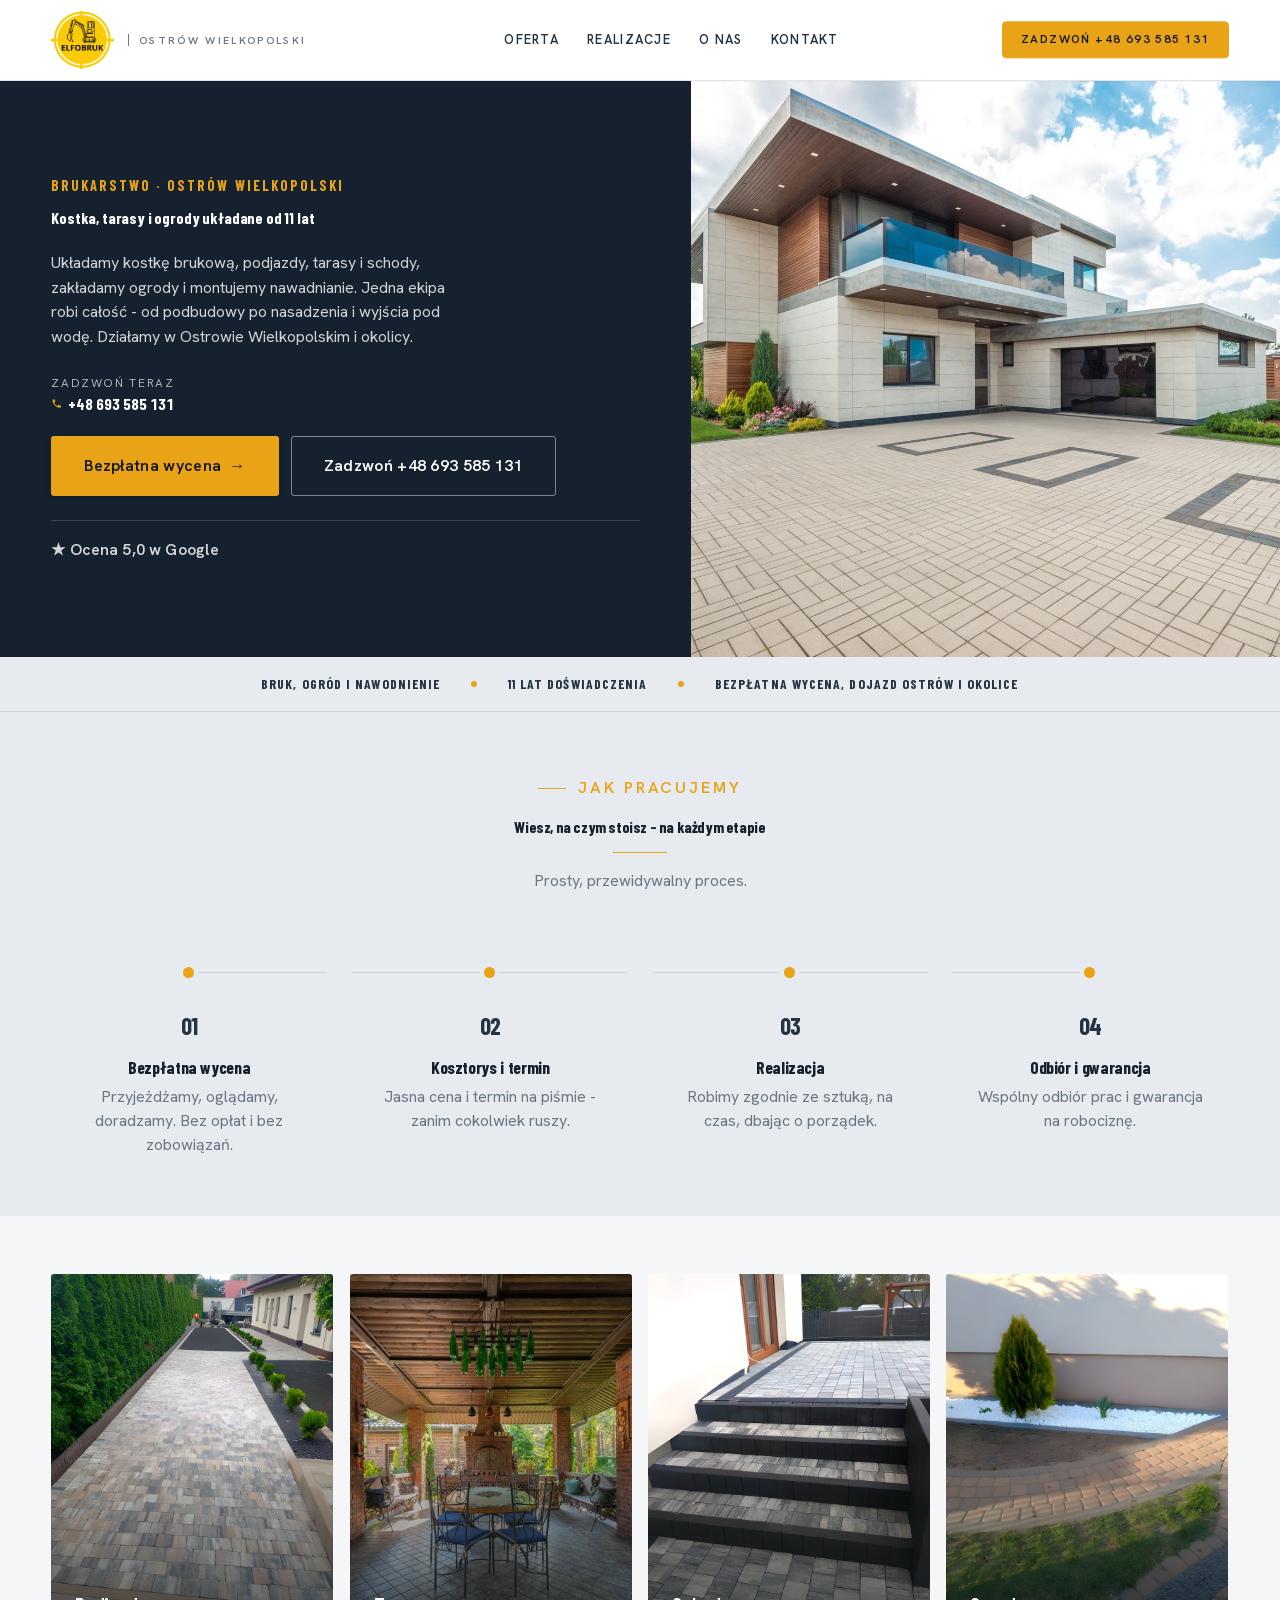
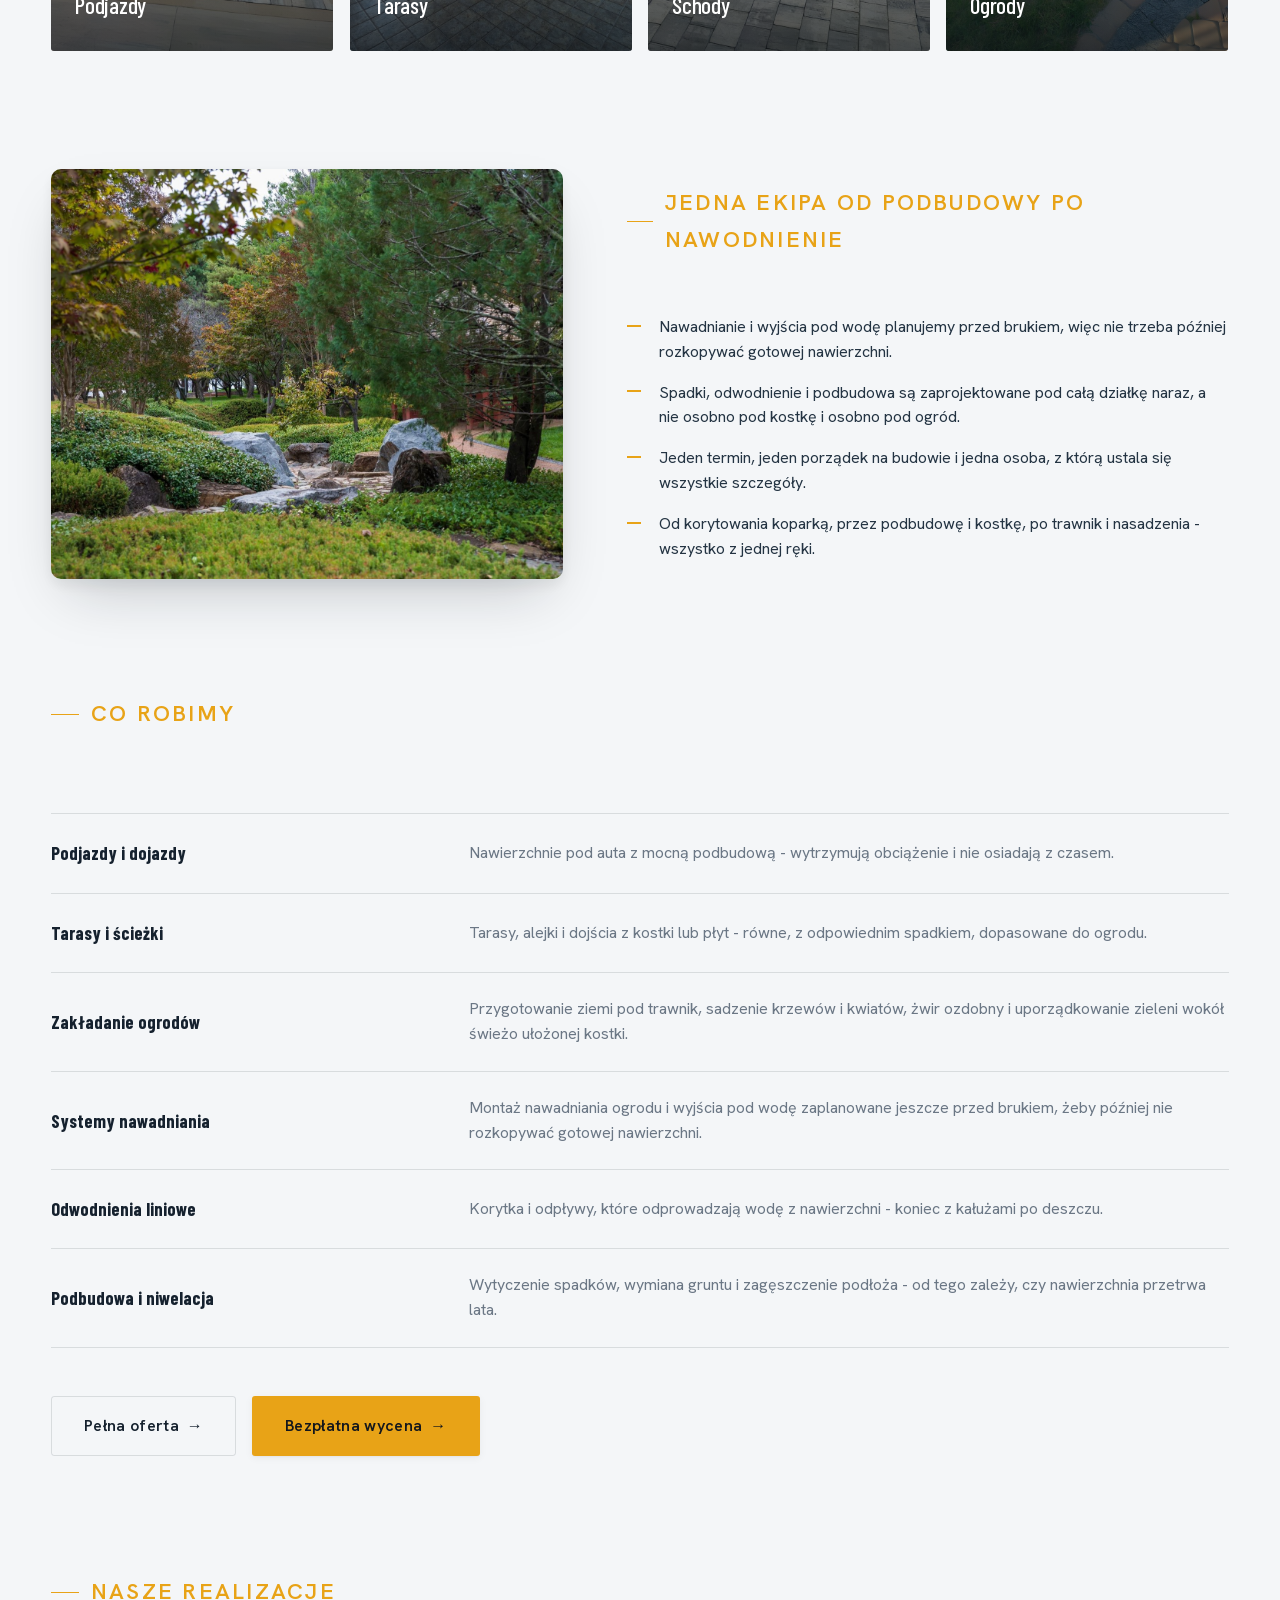
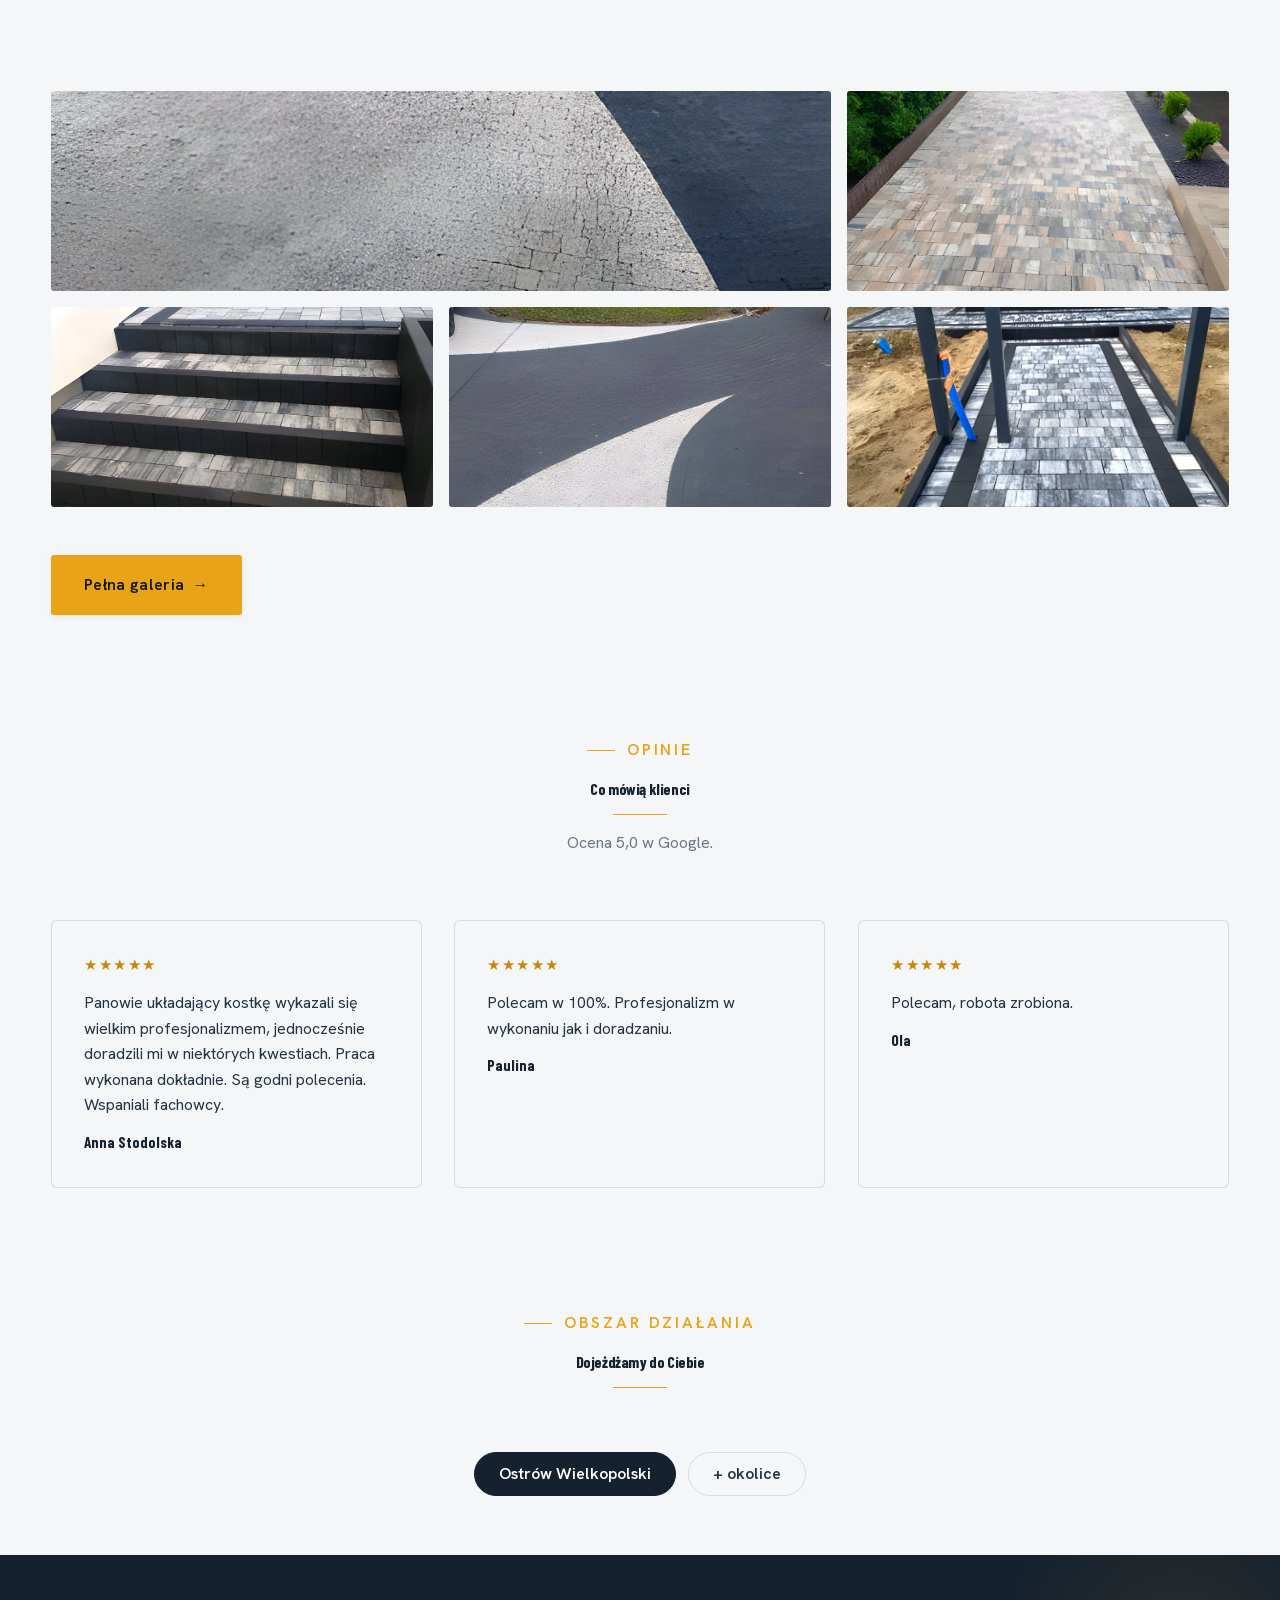
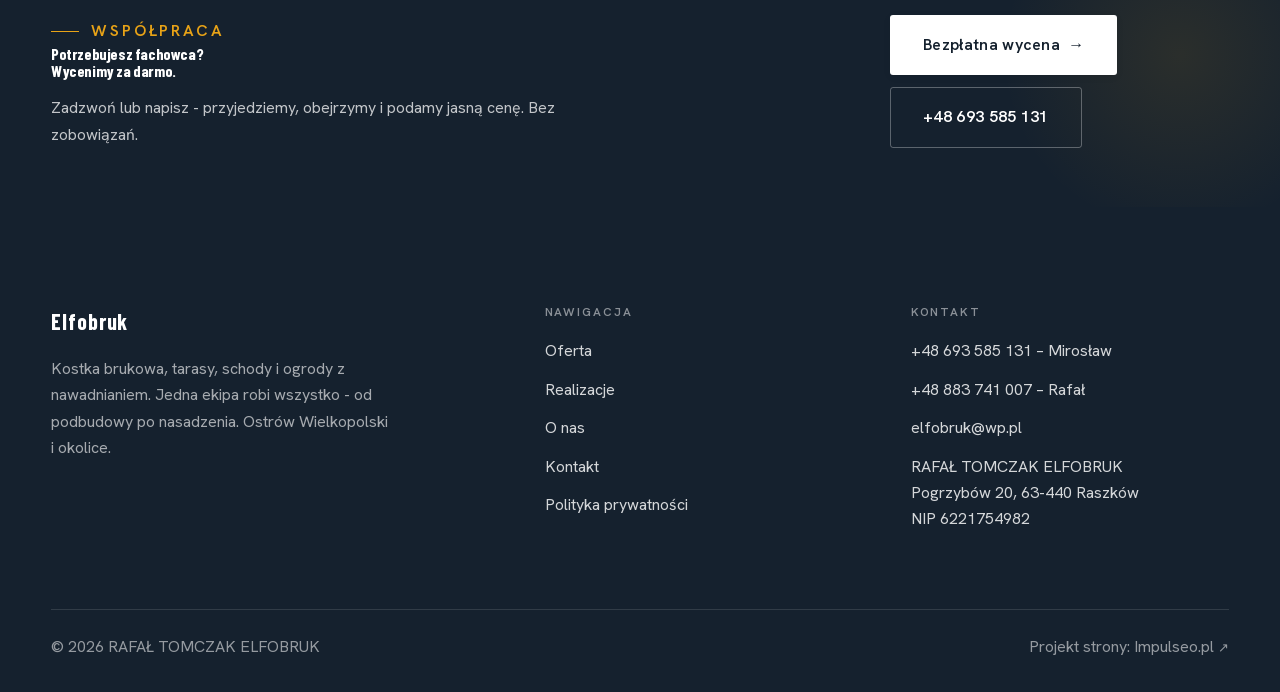
<file: index.html>
<!DOCTYPE html>
<html lang="pl">
<head>
<meta charset="UTF-8">
<meta name="viewport" content="width=device-width, initial-scale=1.0">
<title>Elfobruk - Brukarstwo · Ostrów Wielkopolski</title>
<meta name="description" content="Elfobruk (Rafał Tomczak) - kostka brukowa, podjazdy, tarasy, schody, zakładanie ogrodów i nawadnianie. Jedna ekipa od podbudowy po nasadzenia. Ostrów Wielkopolski i okolice.">
<link rel="stylesheet" href="assets/fonts.css">
<link rel="stylesheet" href="assets/styles.css">
<link rel="icon" href="favicon-180.png" sizes="180x180" type="image/png">
<link rel="icon" href="favicon-32.png" sizes="32x32" type="image/png">
<link rel="apple-touch-icon" href="favicon-180.png">
<link rel="canonical" href="https://elfobruk.pl/index.html">
<meta property="og:title" content="Elfobruk - Brukarstwo · Ostrów Wielkopolski">
<meta property="og:description" content="Elfobruk (Rafał Tomczak) - kostka brukowa, podjazdy, tarasy, schody, zakładanie ogrodów i nawadnianie. Jedna ekipa od podbudowy po nasadzenia. Ostrów Wielkopolski i okolice.">
<meta property="og:type" content="website">
<meta property="og:url" content="https://elfobruk.pl/index.html">
<meta property="og:image" content="https://elfobruk.pl/img/hero.jpg">
<meta property="og:locale" content="pl_PL">
<script type="application/ld+json">
{
  "@context": "https://schema.org",
  "@type": "GeneralContractor",
  "name": "RAFAŁ TOMCZAK ELFOBRUK",
  "image": "https://elfobruk.pl/img/hero.jpg",
  "telephone": "+48693585131",
  "email": "elfobruk@wp.pl",
  "url": "https://elfobruk.pl/",
  "address": {"@type": "PostalAddress", "streetAddress": "Pogrzybów 20", "addressLocality": "Raszków", "postalCode": "63-440", "addressCountry": "PL"},
  "geo": {"@type": "GeoCoordinates", "latitude": 51.6638011, "longitude": 17.7907187},
  "areaServed": "Ostrów Wielkopolski i powiat ostrowski",
  "openingHoursSpecification": [
    {"@type": "OpeningHoursSpecification", "dayOfWeek": ["Monday","Tuesday","Wednesday","Thursday","Friday"], "opens": "07:00", "closes": "19:00"},
    {"@type": "OpeningHoursSpecification", "dayOfWeek": "Saturday", "opens": "07:00", "closes": "14:00"}
  ],
  "priceRange": "$$",
  "aggregateRating": {"@type": "AggregateRating", "ratingValue": "5.0", "reviewCount": "6"}
}
</script>
</head>
<body>

<header class="nav">
  <div class="wrap nav-inner">
    <a class="brand" href="index.html"><img class="brand-logo" src="img/logo-nav.png" alt="Elfobruk - brukarstwo Ostrów Wielkopolski"><span class="brand-txt"><span class="sub">Ostrów Wielkopolski</span></span></a>
    <nav class="nav-links">
      <a href="oferta.html">Oferta</a>
      <a href="realizacje.html">Realizacje</a>
      <a href="o-nas.html">O nas</a>
      <a href="kontakt.html">Kontakt</a>
      <a href="tel:+48693585131" class="btn btn-accent">Zadzwoń +48 693 585 131</a>
    </nav>
    <button class="nav-toggle" aria-label="Menu"><span></span><span></span><span></span></button>
  </div>
</header>

<section class="hero-fach">
  <img class="hf-photo" src="img/g4.jpg" alt="Elfobruk">
  <div class="hf-panel">
      <span class="hf-kicker">Brukarstwo · Ostrów Wielkopolski</span>
      <h1 class="hf-title">Kostka, tarasy i ogrody układane od 11 lat</h1>
      <p class="hf-lead">Układamy kostkę brukową, podjazdy, tarasy i schody, zakładamy ogrody i montujemy nawadnianie. Jedna ekipa robi całość - od podbudowy po nasadzenia i wyjścia pod wodę. Działamy w Ostrowie Wielkopolskim i okolicy.</p>
      <a class="hf-phone" href="tel:+48693585131"><span class="hf-phone-lab">Zadzwoń teraz</span><span class="hf-phone-num"><svg class="ico-tel" width="16" height="16" viewBox="0 0 24 24" fill="none" aria-hidden="true"><path d="M6.6 10.8a15.5 15.5 0 0 0 6.6 6.6l2.2-2.2a1 1 0 0 1 1-.24 11.4 11.4 0 0 0 3.6.58 1 1 0 0 1 1 1V20a1 1 0 0 1-1 1A17 17 0 0 1 3 4a1 1 0 0 1 1-1h3.5a1 1 0 0 1 1 1c0 1.25.2 2.46.58 3.6a1 1 0 0 1-.25 1l-2.23 2.2Z" fill="currentColor"/></svg> +48 693 585 131</span></a>
      <div class="hf-actions">
        <a href="kontakt.html" class="btn btn-accent">Bezpłatna wycena <span class="arr">→</span></a>
        <a href="tel:+48693585131" class="btn btn-ghost hf-ghost">Zadzwoń +48 693 585 131</a>
      </div>
      <div class="hf-trust">★ Ocena 5,0 w Google</div>
  </div>
</section>
<section class="fach-promise">
  <div class="wrap">
    <ul class="fp-row reveal"><li>Bruk, ogród i nawodnienie</li><li>11 lat doświadczenia</li><li>Bezpłatna wycena, dojazd Ostrów i okolice</li></ul>
  </div>
</section>
<section class="proces fachowcy">
  <div class="wrap">
    <div class="head center reveal">
      <span class="eyebrow">Jak pracujemy</span>
      <h2>Wiesz, na czym stoisz - na każdym etapie</h2>
      <p>Prosty, przewidywalny proces.</p>
    </div>
    <ol class="proces-line">
      <li class="reveal"><span class="pno">01</span><h3>Bezpłatna wycena</h3><p>Przyjeżdżamy, oglądamy, doradzamy. Bez opłat i bez zobowiązań.</p></li>
      <li class="reveal"><span class="pno">02</span><h3>Kosztorys i termin</h3><p>Jasna cena i termin na piśmie - zanim cokolwiek ruszy.</p></li>
      <li class="reveal"><span class="pno">03</span><h3>Realizacja</h3><p>Robimy zgodnie ze sztuką, na czas, dbając o porządek.</p></li>
      <li class="reveal"><span class="pno">04</span><h3>Odbiór i gwarancja</h3><p>Wspólny odbiór prac i gwarancja na robociznę.</p></li>
    </ol>
  </div>
</section>
<section class="gateways-band">
  <div class="wrap">
    <div class="gateways g-4">
      <a href="realizacje.html?kat=Podjazdy" class="gateway reveal"><img src="img/gw-podjazd.jpg" alt="Podjazdy z kostki" loading="lazy"><span class="g-ttl">Podjazdy</span></a>
      <a href="realizacje.html?kat=Tarasy" class="gateway reveal"><img src="img/gw-taras.jpg" alt="Tarasy z kostki" loading="lazy"><span class="g-ttl">Tarasy</span></a>
      <a href="realizacje.html?kat=Schody" class="gateway reveal"><img src="img/gw-schody.jpg" alt="Schody z kostki" loading="lazy"><span class="g-ttl">Schody</span></a>
      <a href="realizacje.html?kat=Ogrody" class="gateway reveal"><img src="img/gw-ogrod.jpg" alt="Zakładanie ogrodów" loading="lazy"><span class="g-ttl">Ogrody</span></a>
    </div>
  </div>
</section>
<section class="komplet">
  <div class="wrap split">
    <div class="split-art reveal"><img src="img/about.jpg" alt="Kostka i ogród w jednej realizacji" loading="lazy"></div>
    <div class="split-copy reveal">
      <span class="eyebrow eyebrow-lg">Jedna ekipa od podbudowy po nawodnienie</span>
      <ul class="komplet-list">
        <li>Nawadnianie i wyjścia pod wodę planujemy przed brukiem, więc nie trzeba później rozkopywać gotowej nawierzchni.</li>
        <li>Spadki, odwodnienie i podbudowa są zaprojektowane pod całą działkę naraz, a nie osobno pod kostkę i osobno pod ogród.</li>
        <li>Jeden termin, jeden porządek na budowie i jedna osoba, z którą ustala się wszystkie szczegóły.</li>
        <li>Od korytowania koparką, przez podbudowę i kostkę, po trawnik i nasadzenia - wszystko z jednej ręki.</li>
      </ul>
    </div>
  </div>
</section>
<section class="fach-uslugi">
  <div class="wrap">
    <div class="head reveal">
      <span class="eyebrow eyebrow-lg">Co robimy</span>
    </div>
    <ul class="fu-list">
      <li class="fu-row reveal"><div class="fu-name">Podjazdy i dojazdy</div><div class="fu-desc">Nawierzchnie pod auta z mocną podbudową - wytrzymują obciążenie i nie osiadają z czasem.</div></li>
      <li class="fu-row reveal"><div class="fu-name">Tarasy i ścieżki</div><div class="fu-desc">Tarasy, alejki i dojścia z kostki lub płyt - równe, z odpowiednim spadkiem, dopasowane do ogrodu.</div></li>
      <li class="fu-row reveal"><div class="fu-name">Zakładanie ogrodów</div><div class="fu-desc">Przygotowanie ziemi pod trawnik, sadzenie krzewów i kwiatów, żwir ozdobny i uporządkowanie zieleni wokół świeżo ułożonej kostki.</div></li>
      <li class="fu-row reveal"><div class="fu-name">Systemy nawadniania</div><div class="fu-desc">Montaż nawadniania ogrodu i wyjścia pod wodę zaplanowane jeszcze przed brukiem, żeby później nie rozkopywać gotowej nawierzchni.</div></li>
      <li class="fu-row reveal"><div class="fu-name">Odwodnienia liniowe</div><div class="fu-desc">Korytka i odpływy, które odprowadzają wodę z nawierzchni - koniec z kałużami po deszczu.</div></li>
      <li class="fu-row reveal"><div class="fu-name">Podbudowa i niwelacja</div><div class="fu-desc">Wytyczenie spadków, wymiana gruntu i zagęszczenie podłoża - od tego zależy, czy nawierzchnia przetrwa lata.</div></li>
    </ul>
    <div class="btn-row reveal" style="margin-top:var(--space-7)"><a href="oferta.html" class="btn btn-ghost">Pełna oferta <span class="arr">→</span></a> <a href="kontakt.html" class="btn btn-accent">Bezpłatna wycena <span class="arr">→</span></a></div>
  </div>
</section>
<section>
  <div class="wrap">
    <div class="head reveal">
      <span class="eyebrow eyebrow-lg">Nasze realizacje</span>
    </div>
    <div class="gallery">
      <div class="tile t-two3 reveal"><img src="img/pv-big.jpg" alt="Podjazd z kostki układany w łuk" loading="lazy"></div>
      <div class="tile t-third reveal"><img src="img/pv-drive.jpg" alt="Długi podjazd do domu" loading="lazy"></div>
      <div class="tile t-third reveal"><img src="img/pv-steps.jpg" alt="Schody wejściowe z kostki" loading="lazy"></div>
      <div class="tile t-third reveal"><img src="img/pv-garden.jpg" alt="Ścieżka i trawnik" loading="lazy"></div>
      <div class="tile t-third reveal"><img src="img/real25.jpg" alt="Nawierzchnia z kostki brukowej" loading="lazy"></div>
    </div>
    <div style="margin-top:var(--space-7)" class="reveal"><a href="realizacje.html" class="btn btn-accent">Pełna galeria <span class="arr">→</span></a></div>
  </div>
</section>
<section class="opinie">
  <div class="wrap">
    <div class="head center reveal">
      <span class="eyebrow">Opinie</span>
      <h2>Co mówią klienci</h2>
      <p>Ocena 5,0 w Google.</p>
    </div>
    <div class="opinie-grid">
      <figure class="op-card reveal">
        <div class="op-star">★★★★★</div>
        <blockquote>Panowie układający kostkę wykazali się wielkim profesjonalizmem, jednocześnie doradzili mi w niektórych kwestiach. Praca wykonana dokładnie. Są godni polecenia. Wspaniali fachowcy.</blockquote>
        <figcaption class="op-autor">Anna Stodolska</figcaption>
      </figure>
      <figure class="op-card reveal">
        <div class="op-star">★★★★★</div>
        <blockquote>Polecam w 100%. Profesjonalizm w wykonaniu jak i doradzaniu.</blockquote>
        <figcaption class="op-autor">Paulina</figcaption>
      </figure>
      <figure class="op-card reveal">
        <div class="op-star">★★★★★</div>
        <blockquote>Polecam, robota zrobiona.</blockquote>
        <figcaption class="op-autor">Ola</figcaption>
      </figure>
    </div>
  </div>
</section>
<section class="obszar">
  <div class="wrap">
    <div class="head center reveal">
      <span class="eyebrow">Obszar działania</span>
      <h2>Dojeżdżamy do Ciebie</h2>
    </div>
    <ul class="obszar-list reveal"><li class="is-home">Ostrów Wielkopolski</li><li>+ okolice</li></ul>
  </div>
</section>
<section class="cta">
  <div class="wrap">
    <div class="reveal">
      <span class="eyebrow">Współpraca</span>
      <h2>Potrzebujesz fachowca? Wycenimy za darmo.</h2>
      <p>Zadzwoń lub napisz - przyjedziemy, obejrzymy i podamy jasną cenę. Bez zobowiązań.</p>
    </div>
    <div class="cta-actions reveal">
      <a href="kontakt.html" class="btn btn-light">Bezpłatna wycena <span class="arr">→</span></a>
      <a href="tel:+48693585131" class="btn btn-ghost" style="color:#fff;border-color:rgba(255,255,255,.3)">+48 693 585 131</a>
    </div>
  </div>
</section>

<footer>
  <div class="wrap">
    <div class="foot-grid">
      <div class="foot-brand">
        <div class="name">Elfobruk</div>
        <p>Kostka brukowa, tarasy, schody i ogrody z nawadnianiem. Jedna ekipa robi wszystko - od podbudowy po nasadzenia. Ostrów Wielkopolski i okolice.</p>
      </div>
      <div class="foot-col">
        <h4>Nawigacja</h4>
        <a href="oferta.html">Oferta</a>
        <a href="realizacje.html">Realizacje</a>
        <a href="o-nas.html">O nas</a>
        <a href="kontakt.html">Kontakt</a>
        <a href="polityka-prywatnosci.html">Polityka prywatności</a>
      </div>
      <div class="foot-col">
        <h4>Kontakt</h4>
        <a href="tel:+48693585131">+48 693 585 131 – Mirosław</a>
        <a href="tel:+48883741007">+48 883 741 007 – Rafał</a>
        <a href="mailto:elfobruk@wp.pl">elfobruk@wp.pl</a>
        <p>RAFAŁ TOMCZAK ELFOBRUK<br>Pogrzybów 20, 63-440 Raszków<br>NIP 6221754982</p>
      </div>
    </div>
    <div class="foot-bot">
      <span>© 2026 RAFAŁ TOMCZAK ELFOBRUK</span>
      <span>Projekt strony: <a href="https://impulseo.pl" target="_blank" rel="noopener">Impulseo.pl <span class="arr" aria-hidden="true">&#8599;</span></a></span>
    </div>
  </div>
</footer>
<div class="sticky-call"><a class="sc-call" href="tel:+48693585131"><svg class="ico-tel" width="16" height="16" viewBox="0 0 24 24" fill="none" aria-hidden="true"><path d="M6.6 10.8a15.5 15.5 0 0 0 6.6 6.6l2.2-2.2a1 1 0 0 1 1-.24 11.4 11.4 0 0 0 3.6.58 1 1 0 0 1 1 1V20a1 1 0 0 1-1 1A17 17 0 0 1 3 4a1 1 0 0 1 1-1h3.5a1 1 0 0 1 1 1c0 1.25.2 2.46.58 3.6a1 1 0 0 1-.25 1l-2.23 2.2Z" fill="currentColor"/></svg> Zadzwoń</a><a class="sc-quote" href="kontakt.html">Bezpłatna wycena</a></div>

<script src="assets/main.js"></script>
</body>
</html>
</file>
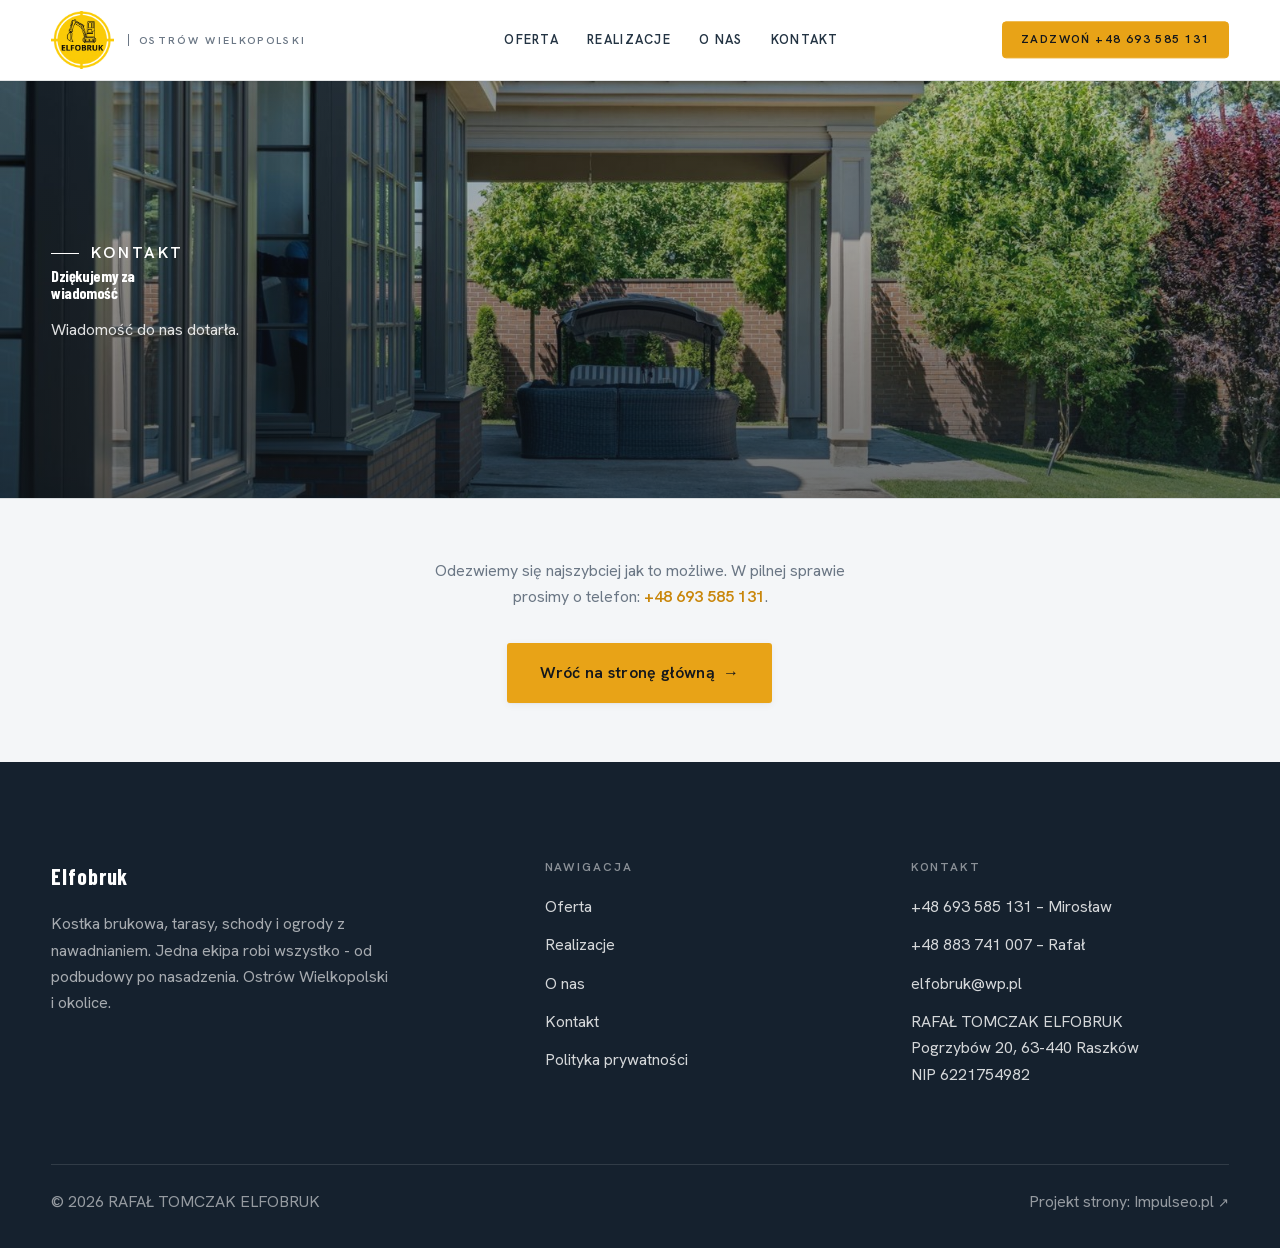
<file: dziekujemy.html>
<!DOCTYPE html>
<html lang="pl">
<head>
<meta charset="UTF-8">
<meta name="viewport" content="width=device-width, initial-scale=1.0">
<title>Dziękujemy - Elfobruk</title>
<meta name="description" content="Dziękujemy za wiadomość - Elfobruk. Odezwiemy się najszybciej jak to możliwe.">
<meta name="robots" content="noindex">
<link rel="stylesheet" href="assets/fonts.css">
<link rel="stylesheet" href="assets/styles.css">
<link rel="icon" href="favicon-180.png" sizes="180x180" type="image/png">
<link rel="icon" href="favicon-32.png" sizes="32x32" type="image/png">
<link rel="apple-touch-icon" href="favicon-180.png">
<link rel="canonical" href="https://elfobruk.pl/dziekujemy.html">
<meta property="og:title" content="Dziękujemy - Elfobruk">
<meta property="og:description" content="Dziękujemy za wiadomość - Elfobruk. Odezwiemy się najszybciej jak to możliwe.">
<meta property="og:type" content="website">
<meta property="og:url" content="https://elfobruk.pl/dziekujemy.html">
<meta property="og:image" content="https://elfobruk.pl/img/hero.jpg">
<meta property="og:locale" content="pl_PL">
</head>
<body>

<header class="nav">
  <div class="wrap nav-inner">
    <a class="brand" href="index.html"><img class="brand-logo" src="img/logo-nav.png" alt="Elfobruk - brukarstwo Ostrów Wielkopolski"><span class="brand-txt"><span class="sub">Ostrów Wielkopolski</span></span></a>
    <nav class="nav-links">
      <a href="oferta.html">Oferta</a>
      <a href="realizacje.html">Realizacje</a>
      <a href="o-nas.html">O nas</a>
      <a href="kontakt.html">Kontakt</a>
      <a href="tel:+48693585131" class="btn btn-accent">Zadzwoń +48 693 585 131</a>
    </nav>
    <button class="nav-toggle" aria-label="Menu"><span></span><span></span><span></span></button>
  </div>
</header>

<section class="pagehead">
  <img src="img/head-dziekujemy.jpg" alt="Elfobruk - Dziękujemy">
  <div class="wrap">
    <span class="eyebrow">Kontakt</span>
    <h1>Dziękujemy za wiadomość</h1>
    <p>Wiadomość do nas dotarła.</p>
  </div>
</section>
<section>
  <div class="wrap" style="text-align:center">
    <p class="muted reveal" style="max-width:52ch;margin:0 auto var(--space-6)">Odezwiemy się najszybciej jak to możliwe. W pilnej sprawie prosimy o telefon: <a href="tel:+48693585131" style="color:var(--accent-d);font-weight:600">+48 693 585 131</a>.</p>
    <div class="reveal"><a href="index.html" class="btn btn-accent">Wróć na stronę główną <span class="arr">→</span></a></div>
  </div>
</section>

<footer>
  <div class="wrap">
    <div class="foot-grid">
      <div class="foot-brand">
        <div class="name">Elfobruk</div>
        <p>Kostka brukowa, tarasy, schody i ogrody z nawadnianiem. Jedna ekipa robi wszystko - od podbudowy po nasadzenia. Ostrów Wielkopolski i okolice.</p>
      </div>
      <div class="foot-col">
        <h4>Nawigacja</h4>
        <a href="oferta.html">Oferta</a>
        <a href="realizacje.html">Realizacje</a>
        <a href="o-nas.html">O nas</a>
        <a href="kontakt.html">Kontakt</a>
        <a href="polityka-prywatnosci.html">Polityka prywatności</a>
      </div>
      <div class="foot-col">
        <h4>Kontakt</h4>
        <a href="tel:+48693585131">+48 693 585 131 – Mirosław</a>
        <a href="tel:+48883741007">+48 883 741 007 – Rafał</a>
        <a href="mailto:elfobruk@wp.pl">elfobruk@wp.pl</a>
        <p>RAFAŁ TOMCZAK ELFOBRUK<br>Pogrzybów 20, 63-440 Raszków<br>NIP 6221754982</p>
      </div>
    </div>
    <div class="foot-bot">
      <span>© 2026 RAFAŁ TOMCZAK ELFOBRUK</span>
      <span>Projekt strony: <a href="https://impulseo.pl" target="_blank" rel="noopener">Impulseo.pl <span class="arr" aria-hidden="true">&#8599;</span></a></span>
    </div>
  </div>
</footer>
<div class="sticky-call"><a class="sc-call" href="tel:+48693585131"><svg class="ico-tel" width="16" height="16" viewBox="0 0 24 24" fill="none" aria-hidden="true"><path d="M6.6 10.8a15.5 15.5 0 0 0 6.6 6.6l2.2-2.2a1 1 0 0 1 1-.24 11.4 11.4 0 0 0 3.6.58 1 1 0 0 1 1 1V20a1 1 0 0 1-1 1A17 17 0 0 1 3 4a1 1 0 0 1 1-1h3.5a1 1 0 0 1 1 1c0 1.25.2 2.46.58 3.6a1 1 0 0 1-.25 1l-2.23 2.2Z" fill="currentColor"/></svg> Zadzwoń</a><a class="sc-quote" href="kontakt.html">Bezpłatna wycena</a></div>

<script src="assets/main.js"></script>
</body>
</html>
</file>
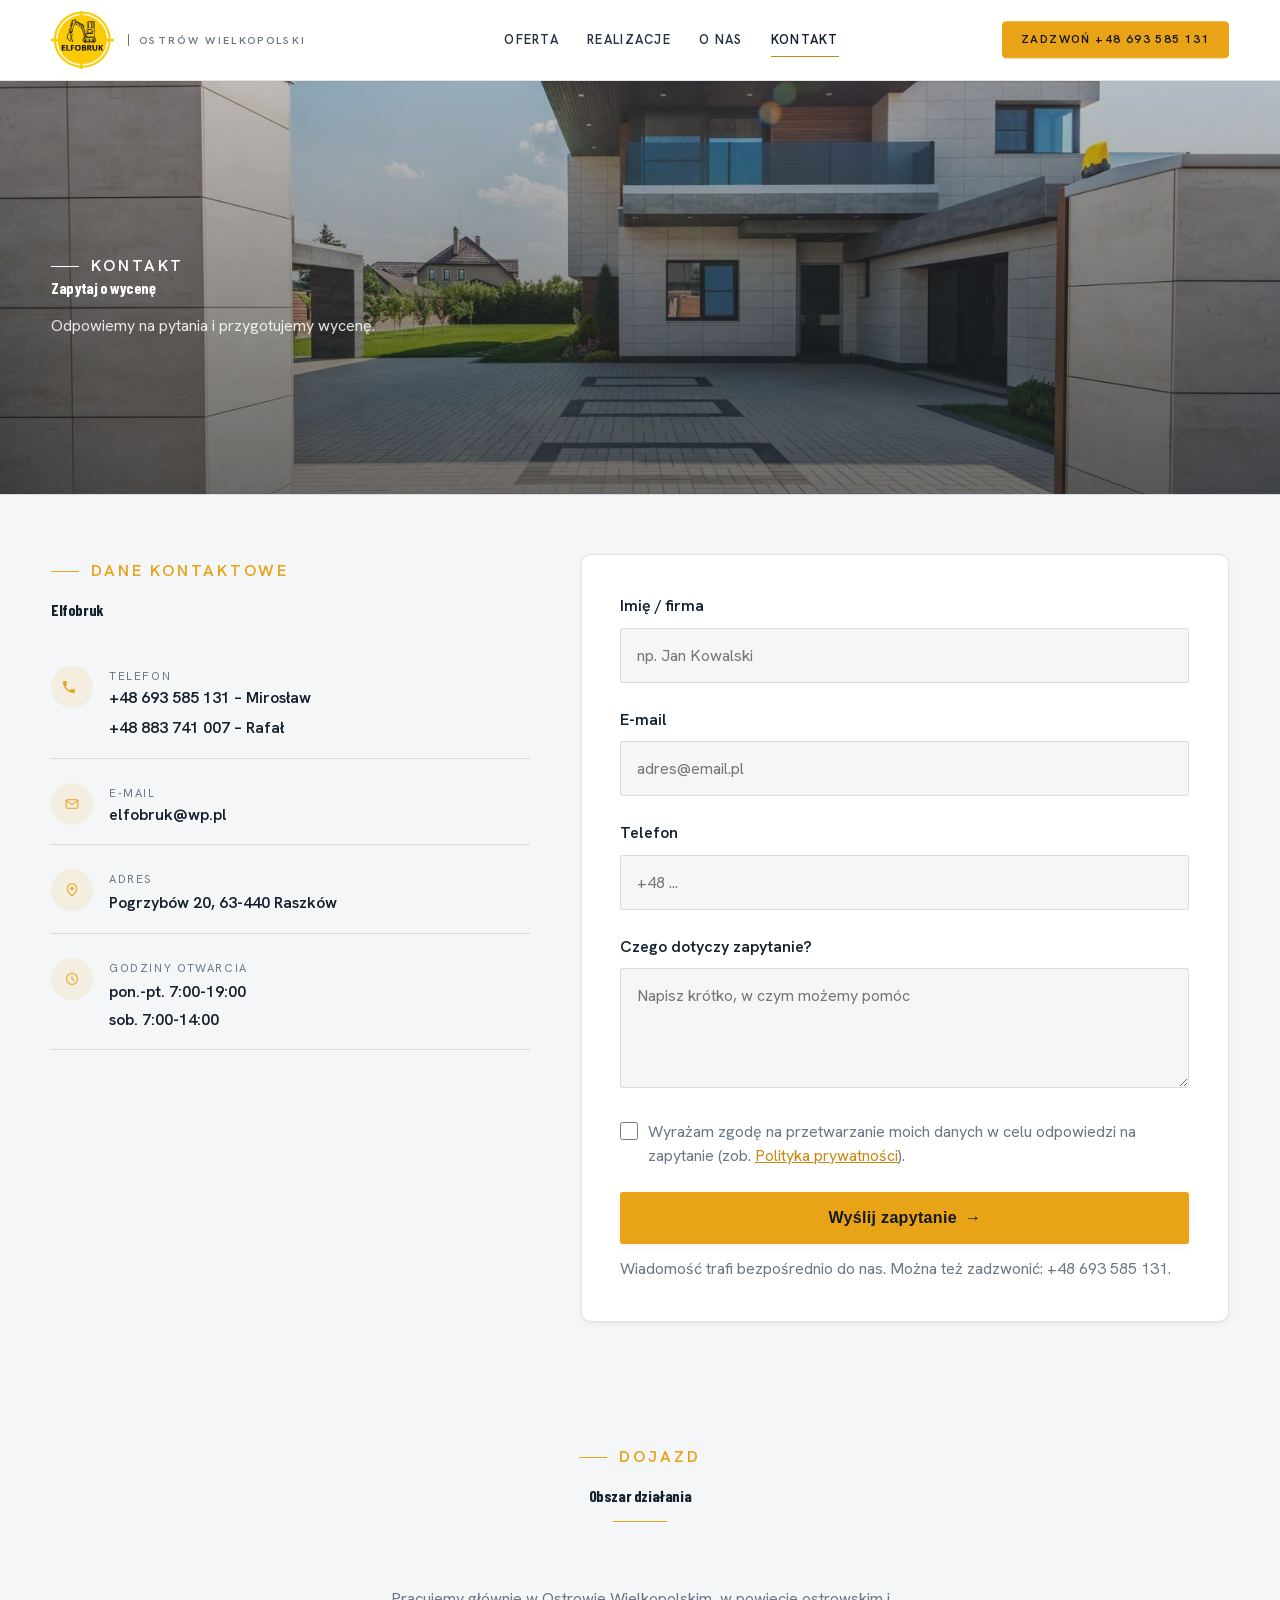
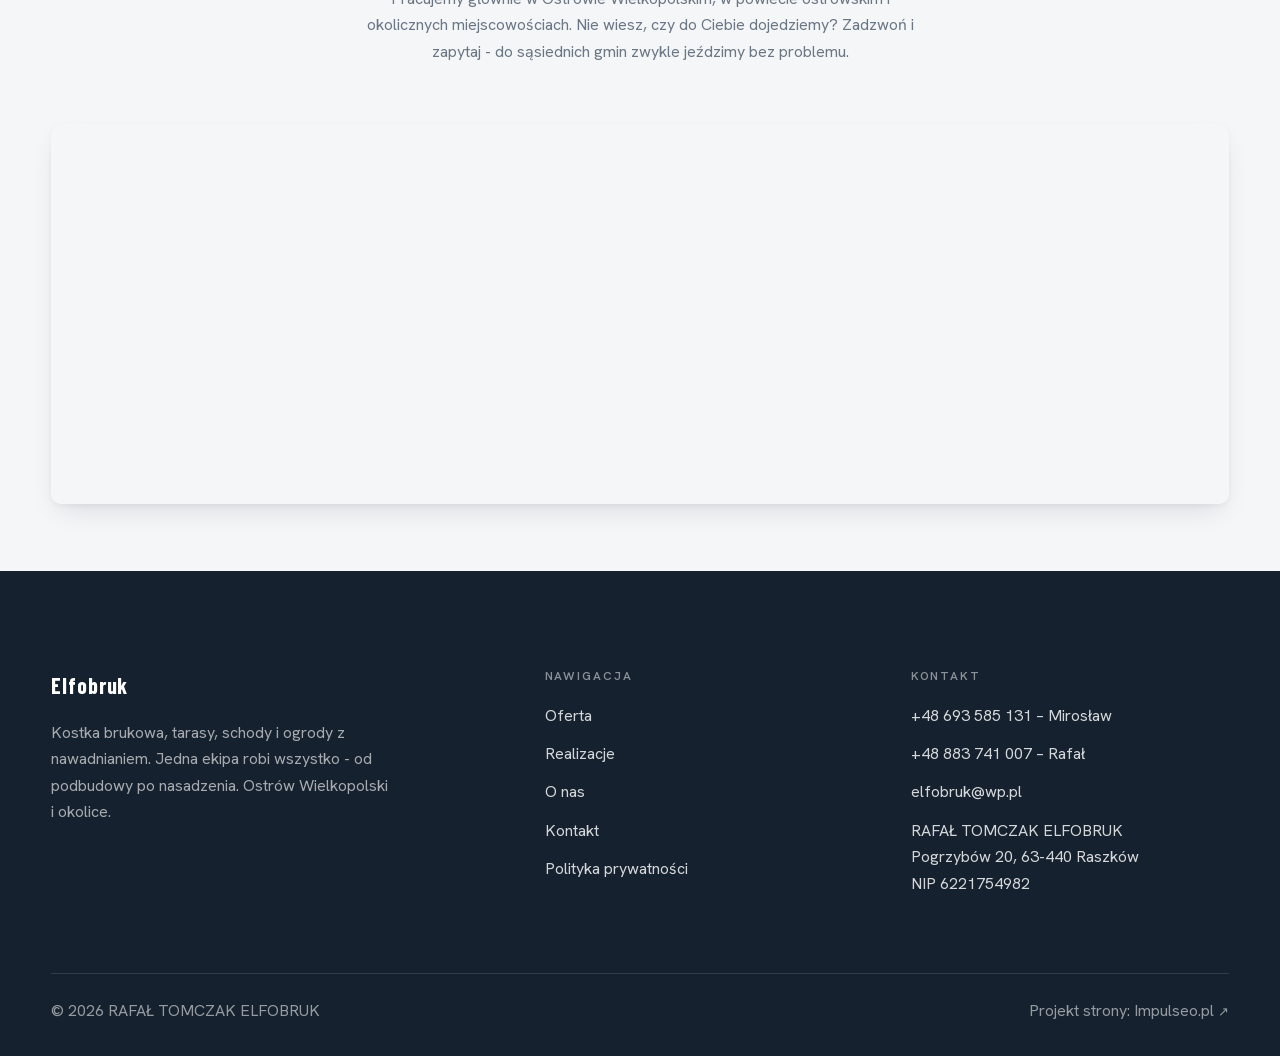
<file: kontakt.html>
<!DOCTYPE html>
<html lang="pl">
<head>
<meta charset="UTF-8">
<meta name="viewport" content="width=device-width, initial-scale=1.0">
<title>Kontakt - Elfobruk</title>
<meta name="description" content="Kontakt Elfobruk - Pogrzybów 20, 63-440 Raszków">
<link rel="stylesheet" href="assets/fonts.css">
<link rel="stylesheet" href="assets/styles.css">
<link rel="icon" href="favicon-180.png" sizes="180x180" type="image/png">
<link rel="icon" href="favicon-32.png" sizes="32x32" type="image/png">
<link rel="apple-touch-icon" href="favicon-180.png">
<link rel="canonical" href="https://elfobruk.pl/kontakt.html">
<meta property="og:title" content="Kontakt - Elfobruk">
<meta property="og:description" content="Kontakt Elfobruk - Pogrzybów 20, 63-440 Raszków">
<meta property="og:type" content="website">
<meta property="og:url" content="https://elfobruk.pl/kontakt.html">
<meta property="og:image" content="https://elfobruk.pl/img/hero.jpg">
<meta property="og:locale" content="pl_PL">
</head>
<body>

<header class="nav">
  <div class="wrap nav-inner">
    <a class="brand" href="index.html"><img class="brand-logo" src="img/logo-nav.png" alt="Elfobruk - brukarstwo Ostrów Wielkopolski"><span class="brand-txt"><span class="sub">Ostrów Wielkopolski</span></span></a>
    <nav class="nav-links">
      <a href="oferta.html">Oferta</a>
      <a href="realizacje.html">Realizacje</a>
      <a href="o-nas.html">O nas</a>
      <a href="kontakt.html" class="active">Kontakt</a>
      <a href="tel:+48693585131" class="btn btn-accent">Zadzwoń +48 693 585 131</a>
    </nav>
    <button class="nav-toggle" aria-label="Menu"><span></span><span></span><span></span></button>
  </div>
</header>

<section class="pagehead">
  <img src="img/head-kontakt.jpg" alt="Elfobruk - Zapytaj o wycenę">
  <div class="wrap">
    <span class="eyebrow">Kontakt</span>
    <h1>Zapytaj o wycenę</h1>
    <p>Odpowiemy na pytania i przygotujemy wycenę.</p>
  </div>
</section>
<section>
  <div class="wrap contact-grid">
    <div class="reveal">
      <span class="eyebrow">Dane kontaktowe</span>
      <h2 style="margin:var(--space-4) 0 var(--space-6)">Elfobruk</h2>
      <div class="info-list">
        <div class="info-row"><div class="ic"><svg class="ico-tel" width="16" height="16" viewBox="0 0 24 24" fill="none" aria-hidden="true"><path d="M6.6 10.8a15.5 15.5 0 0 0 6.6 6.6l2.2-2.2a1 1 0 0 1 1-.24 11.4 11.4 0 0 0 3.6.58 1 1 0 0 1 1 1V20a1 1 0 0 1-1 1A17 17 0 0 1 3 4a1 1 0 0 1 1-1h3.5a1 1 0 0 1 1 1c0 1.25.2 2.46.58 3.6a1 1 0 0 1-.25 1l-2.23 2.2Z" fill="currentColor"/></svg></div><div><div class="lbl">Telefon</div><a class="val" href="tel:+48693585131">+48 693 585 131 – Mirosław</a><a class="val" href="tel:+48883741007" style="display:block;margin-top:4px">+48 883 741 007 – Rafał</a></div></div>
        <div class="info-row"><div class="ic"><svg class="ico-mail" width="16" height="16" viewBox="0 0 24 24" fill="none" aria-hidden="true"><rect x="3.2" y="5.5" width="17.6" height="13" rx="1.6" stroke="currentColor" stroke-width="1.6"/><path d="M4 7l8 6 8-6" stroke="currentColor" stroke-width="1.6" stroke-linecap="round" stroke-linejoin="round"/></svg></div><div><div class="lbl">E-mail</div><a class="val" href="mailto:elfobruk@wp.pl">elfobruk@wp.pl</a></div></div>
        <div class="info-row"><div class="ic"><svg class="ico-pin" width="16" height="16" viewBox="0 0 24 24" fill="none" aria-hidden="true"><path d="M12 21s7-6.1 7-11.5A7 7 0 0 0 5 9.5C5 14.9 12 21 12 21Z" stroke="currentColor" stroke-width="1.6" fill="none"/><circle cx="12" cy="9.5" r="2.4" fill="currentColor"/></svg></div><div><div class="lbl">Adres</div><div class="val">Pogrzybów 20, 63-440 Raszków</div></div></div>
        <div class="info-row"><div class="ic"><svg class="ico-clock" width="16" height="16" viewBox="0 0 24 24" fill="none" aria-hidden="true"><circle cx="12" cy="12" r="8.2" stroke="currentColor" stroke-width="1.6"/><path d="M12 7.6V12l3 1.8" stroke="currentColor" stroke-width="1.6" stroke-linecap="round" stroke-linejoin="round"/></svg></div><div><div class="lbl">Godziny otwarcia</div><div class="val">pon.-pt. 7:00-19:00</div><div class="val" style="margin-top:2px">sob. 7:00-14:00</div></div></div>
      </div>
    </div>
    <div class="reveal">
      <form class="form" action="https://formsubmit.co/elfobruk@wp.pl" method="POST">
        <input type="hidden" name="_subject" value="Zapytanie ze strony Elfobruk">
        <input type="hidden" name="_captcha" value="false">
        <input type="hidden" name="_template" value="table">
        <input type="hidden" name="_next" value="https://elfobruk.pl/dziekujemy.html">
        <input type="text" name="_honey" style="display:none">
        <div class="fld"><label for="name">Imię / firma</label><input id="name" name="name" type="text" placeholder="np. Jan Kowalski" required></div>
        <div class="fld"><label for="email">E-mail</label><input id="email" name="email" type="email" placeholder="adres@email.pl" required></div>
        <div class="fld"><label for="phone">Telefon</label><input id="phone" name="phone" type="tel" placeholder="+48 ..."></div>
        <div class="fld"><label for="msg">Czego dotyczy zapytanie?</label><textarea id="msg" name="message" placeholder="Napisz krótko, w czym możemy pomóc" required></textarea></div>
        <div class="fld"><label class="check"><input type="checkbox" name="zgoda" value="tak" required><span>Wyrażam zgodę na przetwarzanie moich danych w celu odpowiedzi na zapytanie (zob. <a href="polityka-prywatnosci.html">Polityka prywatności</a>).</span></label></div>
        <button type="submit" class="btn btn-accent" style="width:100%;justify-content:center">Wyślij zapytanie <span class="arr">→</span></button>
        <p class="note">Wiadomość trafi bezpośrednio do nas. Można też zadzwonić: +48 693 585 131.</p>
      </form>
    </div>
  </div>
</section>
<section class="obszar">
  <div class="wrap">
    <div class="head center reveal">
      <span class="eyebrow">Dojazd</span>
      <h2>Obszar działania</h2>
    </div>
    <p class="muted reveal" style="max-width:62ch;margin-inline:auto;text-align:center">Pracujemy głównie w Ostrowie Wielkopolskim, w powiecie ostrowskim i okolicznych miejscowościach. Nie wiesz, czy do Ciebie dojedziemy? Zadzwoń i zapytaj - do sąsiednich gmin zwykle jeździmy bez problemu.</p>
  </div>
</section>
<section style="padding-top:0">
  <div class="wrap reveal">
    <iframe class="map" title="Elfobruk - Ostrów Wielkopolski" src="https://maps.google.com/maps?q=51.6638011%2C17.7907187&z=15&output=embed" loading="lazy" referrerpolicy="no-referrer-when-downgrade"></iframe>
  </div>
</section>

<footer>
  <div class="wrap">
    <div class="foot-grid">
      <div class="foot-brand">
        <div class="name">Elfobruk</div>
        <p>Kostka brukowa, tarasy, schody i ogrody z nawadnianiem. Jedna ekipa robi wszystko - od podbudowy po nasadzenia. Ostrów Wielkopolski i okolice.</p>
      </div>
      <div class="foot-col">
        <h4>Nawigacja</h4>
        <a href="oferta.html">Oferta</a>
        <a href="realizacje.html">Realizacje</a>
        <a href="o-nas.html">O nas</a>
        <a href="kontakt.html">Kontakt</a>
        <a href="polityka-prywatnosci.html">Polityka prywatności</a>
      </div>
      <div class="foot-col">
        <h4>Kontakt</h4>
        <a href="tel:+48693585131">+48 693 585 131 – Mirosław</a>
        <a href="tel:+48883741007">+48 883 741 007 – Rafał</a>
        <a href="mailto:elfobruk@wp.pl">elfobruk@wp.pl</a>
        <p>RAFAŁ TOMCZAK ELFOBRUK<br>Pogrzybów 20, 63-440 Raszków<br>NIP 6221754982</p>
      </div>
    </div>
    <div class="foot-bot">
      <span>© 2026 RAFAŁ TOMCZAK ELFOBRUK</span>
      <span>Projekt strony: <a href="https://impulseo.pl" target="_blank" rel="noopener">Impulseo.pl <span class="arr" aria-hidden="true">&#8599;</span></a></span>
    </div>
  </div>
</footer>
<div class="sticky-call"><a class="sc-call" href="tel:+48693585131"><svg class="ico-tel" width="16" height="16" viewBox="0 0 24 24" fill="none" aria-hidden="true"><path d="M6.6 10.8a15.5 15.5 0 0 0 6.6 6.6l2.2-2.2a1 1 0 0 1 1-.24 11.4 11.4 0 0 0 3.6.58 1 1 0 0 1 1 1V20a1 1 0 0 1-1 1A17 17 0 0 1 3 4a1 1 0 0 1 1-1h3.5a1 1 0 0 1 1 1c0 1.25.2 2.46.58 3.6a1 1 0 0 1-.25 1l-2.23 2.2Z" fill="currentColor"/></svg> Zadzwoń</a><a class="sc-quote" href="kontakt.html">Bezpłatna wycena</a></div>

<script src="assets/main.js"></script>
</body>
</html>
</file>
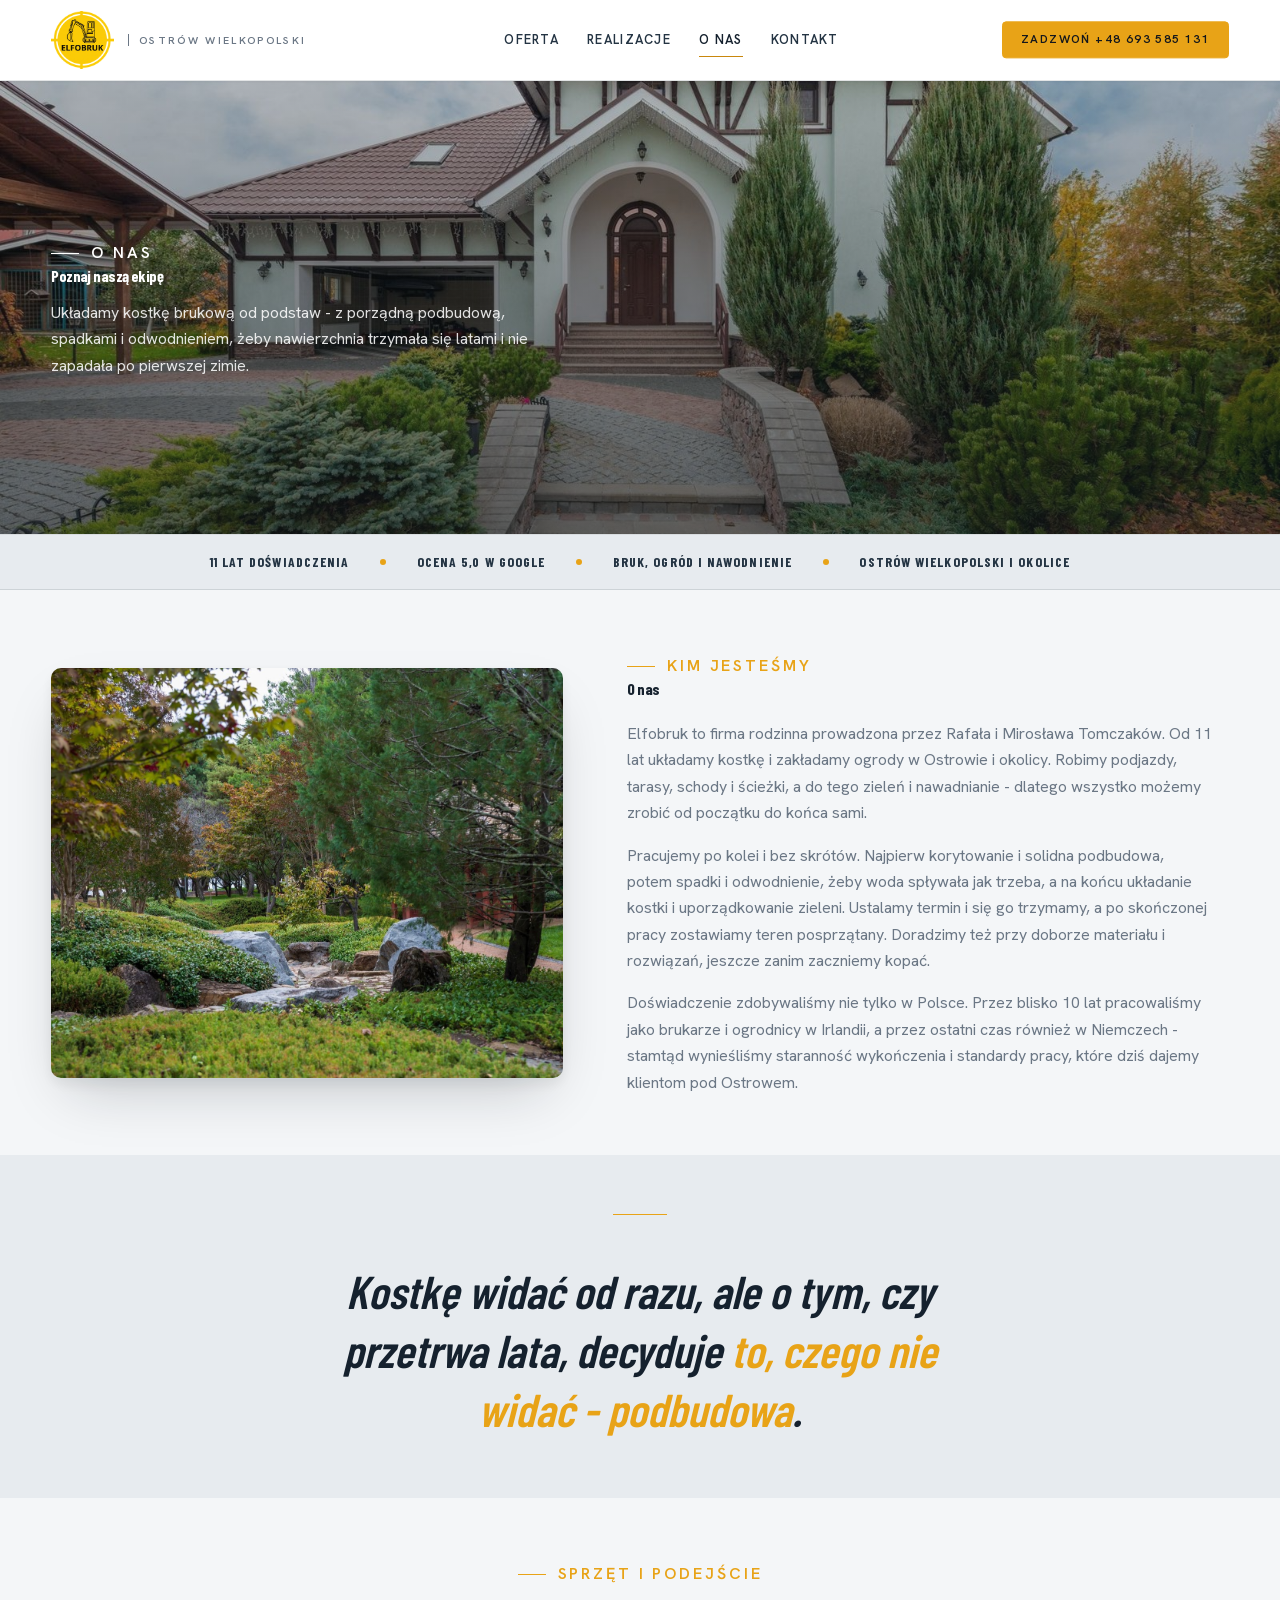
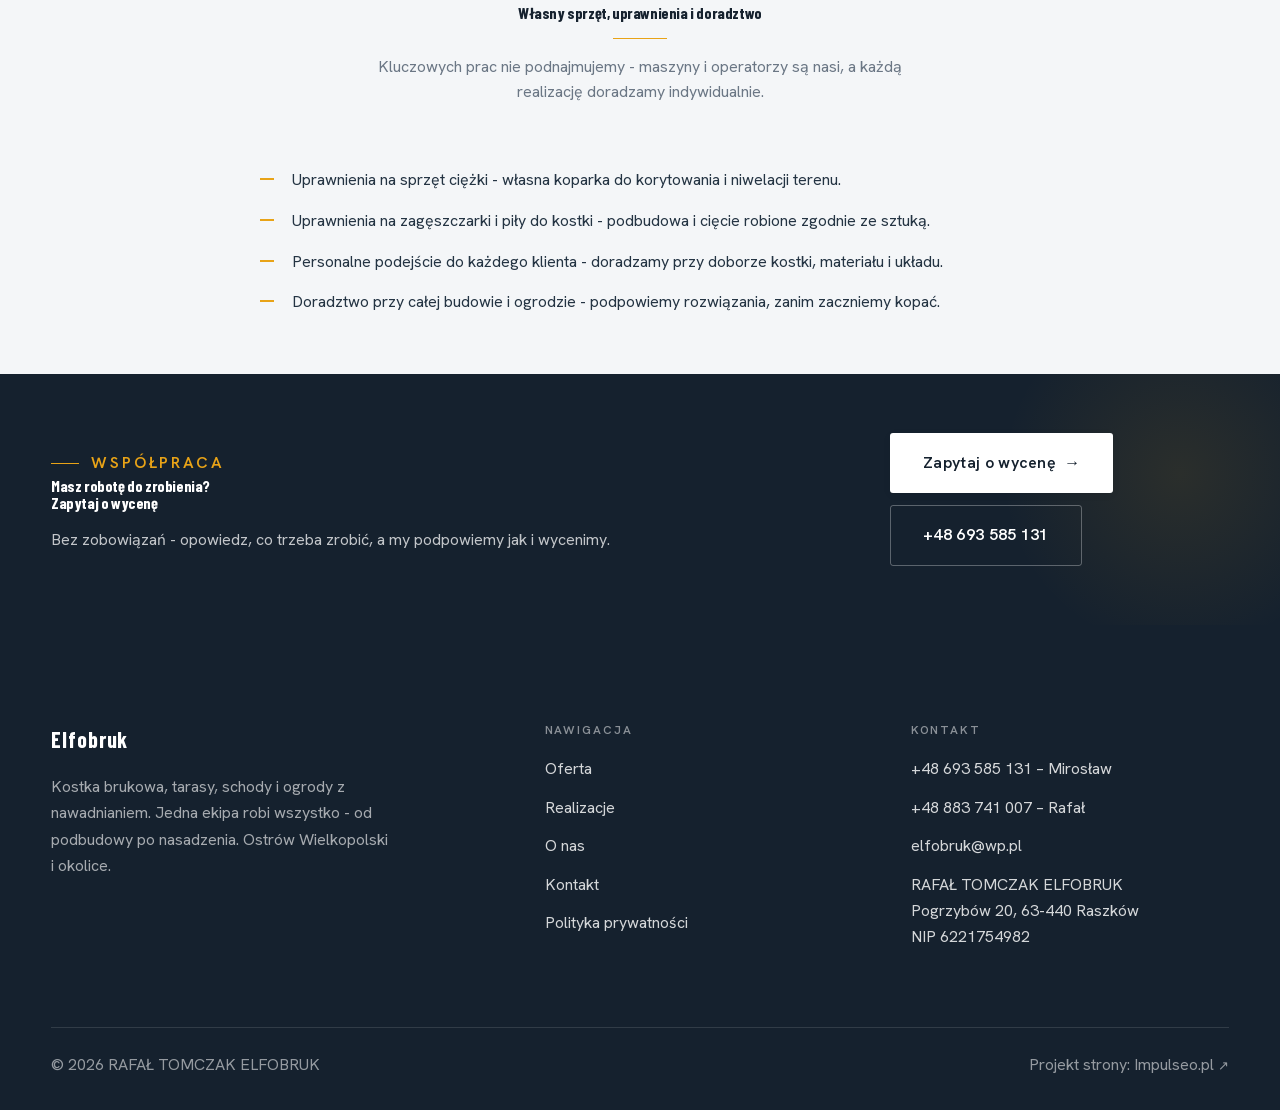
<file: o-nas.html>
<!DOCTYPE html>
<html lang="pl">
<head>
<meta charset="UTF-8">
<meta name="viewport" content="width=device-width, initial-scale=1.0">
<title>O nas - Elfobruk</title>
<meta name="description" content="Elfobruk - układanie kostki brukowej, podjazdy, tarasy, ścieżki, palisady i odwodnienia. Solidna podbudowa, równa nawierzchnia, terminowo. Ostrów Wielkopolski i okolice.">
<link rel="stylesheet" href="assets/fonts.css">
<link rel="stylesheet" href="assets/styles.css">
<link rel="icon" href="favicon-180.png" sizes="180x180" type="image/png">
<link rel="icon" href="favicon-32.png" sizes="32x32" type="image/png">
<link rel="apple-touch-icon" href="favicon-180.png">
<link rel="canonical" href="https://elfobruk.pl/o-nas.html">
<meta property="og:title" content="O nas - Elfobruk">
<meta property="og:description" content="Elfobruk - układanie kostki brukowej, podjazdy, tarasy, ścieżki, palisady i odwodnienia. Solidna podbudowa, równa nawierzchnia, terminowo. Ostrów Wielkopolski i okolice.">
<meta property="og:type" content="website">
<meta property="og:url" content="https://elfobruk.pl/o-nas.html">
<meta property="og:image" content="https://elfobruk.pl/img/hero.jpg">
<meta property="og:locale" content="pl_PL">
</head>
<body>

<header class="nav">
  <div class="wrap nav-inner">
    <a class="brand" href="index.html"><img class="brand-logo" src="img/logo-nav.png" alt="Elfobruk - brukarstwo Ostrów Wielkopolski"><span class="brand-txt"><span class="sub">Ostrów Wielkopolski</span></span></a>
    <nav class="nav-links">
      <a href="oferta.html">Oferta</a>
      <a href="realizacje.html">Realizacje</a>
      <a href="o-nas.html" class="active">O nas</a>
      <a href="kontakt.html">Kontakt</a>
      <a href="tel:+48693585131" class="btn btn-accent">Zadzwoń +48 693 585 131</a>
    </nav>
    <button class="nav-toggle" aria-label="Menu"><span></span><span></span><span></span></button>
  </div>
</header>

<section class="pagehead">
  <img src="img/head-onas.jpg" alt="Elfobruk - Poznaj naszą ekipę">
  <div class="wrap">
    <span class="eyebrow">O nas</span>
    <h1>Poznaj naszą ekipę</h1>
    <p>Układamy kostkę brukową od podstaw - z porządną podbudową, spadkami i odwodnieniem, żeby nawierzchnia trzymała się latami i nie zapadała po pierwszej zimie.</p>
  </div>
</section>
<section class="fach-promise">
  <div class="wrap">
    <ul class="fp-row reveal"><li>11 lat doświadczenia</li><li>Ocena 5,0 w Google</li><li>Bruk, ogród i nawodnienie</li><li>Ostrów Wielkopolski i okolice</li></ul>
  </div>
</section>
<section>
  <div class="wrap split">
    <div class="split-art reveal"><img src="img/about.jpg" alt="Elfobruk - realizacja kostki i ogrodu" loading="lazy"></div>
    <div class="split-copy reveal">
      <span class="eyebrow">Kim jesteśmy</span>
      <h2>O nas</h2>
      <p class="muted">Elfobruk to firma rodzinna prowadzona przez Rafała i Mirosława Tomczaków. Od 11 lat układamy kostkę i zakładamy ogrody w Ostrowie i okolicy. Robimy podjazdy, tarasy, schody i ścieżki, a do tego zieleń i nawadnianie - dlatego wszystko możemy zrobić od początku do końca sami.</p>
      <p class="muted">Pracujemy po kolei i bez skrótów. Najpierw korytowanie i solidna podbudowa, potem spadki i odwodnienie, żeby woda spływała jak trzeba, a na końcu układanie kostki i uporządkowanie zieleni. Ustalamy termin i się go trzymamy, a po skończonej pracy zostawiamy teren posprzątany. Doradzimy też przy doborze materiału i rozwiązań, jeszcze zanim zaczniemy kopać.</p>
      <p class="muted">Doświadczenie zdobywaliśmy nie tylko w Polsce. Przez blisko 10 lat pracowaliśmy jako brukarze i ogrodnicy w Irlandii, a przez ostatni czas również w Niemczech - stamtąd wynieśliśmy staranność wykończenia i standardy pracy, które dziś dajemy klientom pod Ostrowem.</p>
    </div>
  </div>
</section>
<section class="manifesto">
  <div class="wrap reveal">
    <p>Kostkę widać od razu, ale o tym, czy przetrwa lata, decyduje <span>to, czego nie widać - podbudowa</span>.</p>
  </div>
</section>
<section>
  <div class="wrap">
    <div class="head center reveal">
      <span class="eyebrow">Sprzęt i podejście</span>
      <h2>Własny sprzęt, uprawnienia i doradztwo</h2>
      <p>Kluczowych prac nie podnajmujemy - maszyny i operatorzy są nasi, a każdą realizację doradzamy indywidualnie.</p>
    </div>
    <ul class="komplet-list reveal" style="max-width:760px;margin:0 auto">
      <li>Uprawnienia na sprzęt ciężki - własna koparka do korytowania i niwelacji terenu.</li>
      <li>Uprawnienia na zagęszczarki i piły do kostki - podbudowa i cięcie robione zgodnie ze sztuką.</li>
      <li>Personalne podejście do każdego klienta - doradzamy przy doborze kostki, materiału i układu.</li>
      <li>Doradztwo przy całej budowie i ogrodzie - podpowiemy rozwiązania, zanim zaczniemy kopać.</li>
    </ul>
  </div>
</section>


<section class="cta">
  <div class="wrap">
    <div class="reveal">
      <span class="eyebrow">Współpraca</span>
      <h2>Masz robotę do zrobienia? Zapytaj o wycenę</h2>
      <p>Bez zobowiązań - opowiedz, co trzeba zrobić, a my podpowiemy jak i wycenimy.</p>
    </div>
    <div class="cta-actions reveal">
      <a href="kontakt.html" class="btn btn-light">Zapytaj o wycenę <span class="arr">→</span></a>
      <a href="tel:+48693585131" class="btn btn-ghost" style="color:#fff;border-color:rgba(255,255,255,.3)">+48 693 585 131</a>
    </div>
  </div>
</section>

<footer>
  <div class="wrap">
    <div class="foot-grid">
      <div class="foot-brand">
        <div class="name">Elfobruk</div>
        <p>Kostka brukowa, tarasy, schody i ogrody z nawadnianiem. Jedna ekipa robi wszystko - od podbudowy po nasadzenia. Ostrów Wielkopolski i okolice.</p>
      </div>
      <div class="foot-col">
        <h4>Nawigacja</h4>
        <a href="oferta.html">Oferta</a>
        <a href="realizacje.html">Realizacje</a>
        <a href="o-nas.html">O nas</a>
        <a href="kontakt.html">Kontakt</a>
        <a href="polityka-prywatnosci.html">Polityka prywatności</a>
      </div>
      <div class="foot-col">
        <h4>Kontakt</h4>
        <a href="tel:+48693585131">+48 693 585 131 – Mirosław</a>
        <a href="tel:+48883741007">+48 883 741 007 – Rafał</a>
        <a href="mailto:elfobruk@wp.pl">elfobruk@wp.pl</a>
        <p>RAFAŁ TOMCZAK ELFOBRUK<br>Pogrzybów 20, 63-440 Raszków<br>NIP 6221754982</p>
      </div>
    </div>
    <div class="foot-bot">
      <span>© 2026 RAFAŁ TOMCZAK ELFOBRUK</span>
      <span>Projekt strony: <a href="https://impulseo.pl" target="_blank" rel="noopener">Impulseo.pl <span class="arr" aria-hidden="true">&#8599;</span></a></span>
    </div>
  </div>
</footer>
<div class="sticky-call"><a class="sc-call" href="tel:+48693585131"><svg class="ico-tel" width="16" height="16" viewBox="0 0 24 24" fill="none" aria-hidden="true"><path d="M6.6 10.8a15.5 15.5 0 0 0 6.6 6.6l2.2-2.2a1 1 0 0 1 1-.24 11.4 11.4 0 0 0 3.6.58 1 1 0 0 1 1 1V20a1 1 0 0 1-1 1A17 17 0 0 1 3 4a1 1 0 0 1 1-1h3.5a1 1 0 0 1 1 1c0 1.25.2 2.46.58 3.6a1 1 0 0 1-.25 1l-2.23 2.2Z" fill="currentColor"/></svg> Zadzwoń</a><a class="sc-quote" href="kontakt.html">Bezpłatna wycena</a></div>

<script src="assets/main.js"></script>
</body>
</html>
</file>
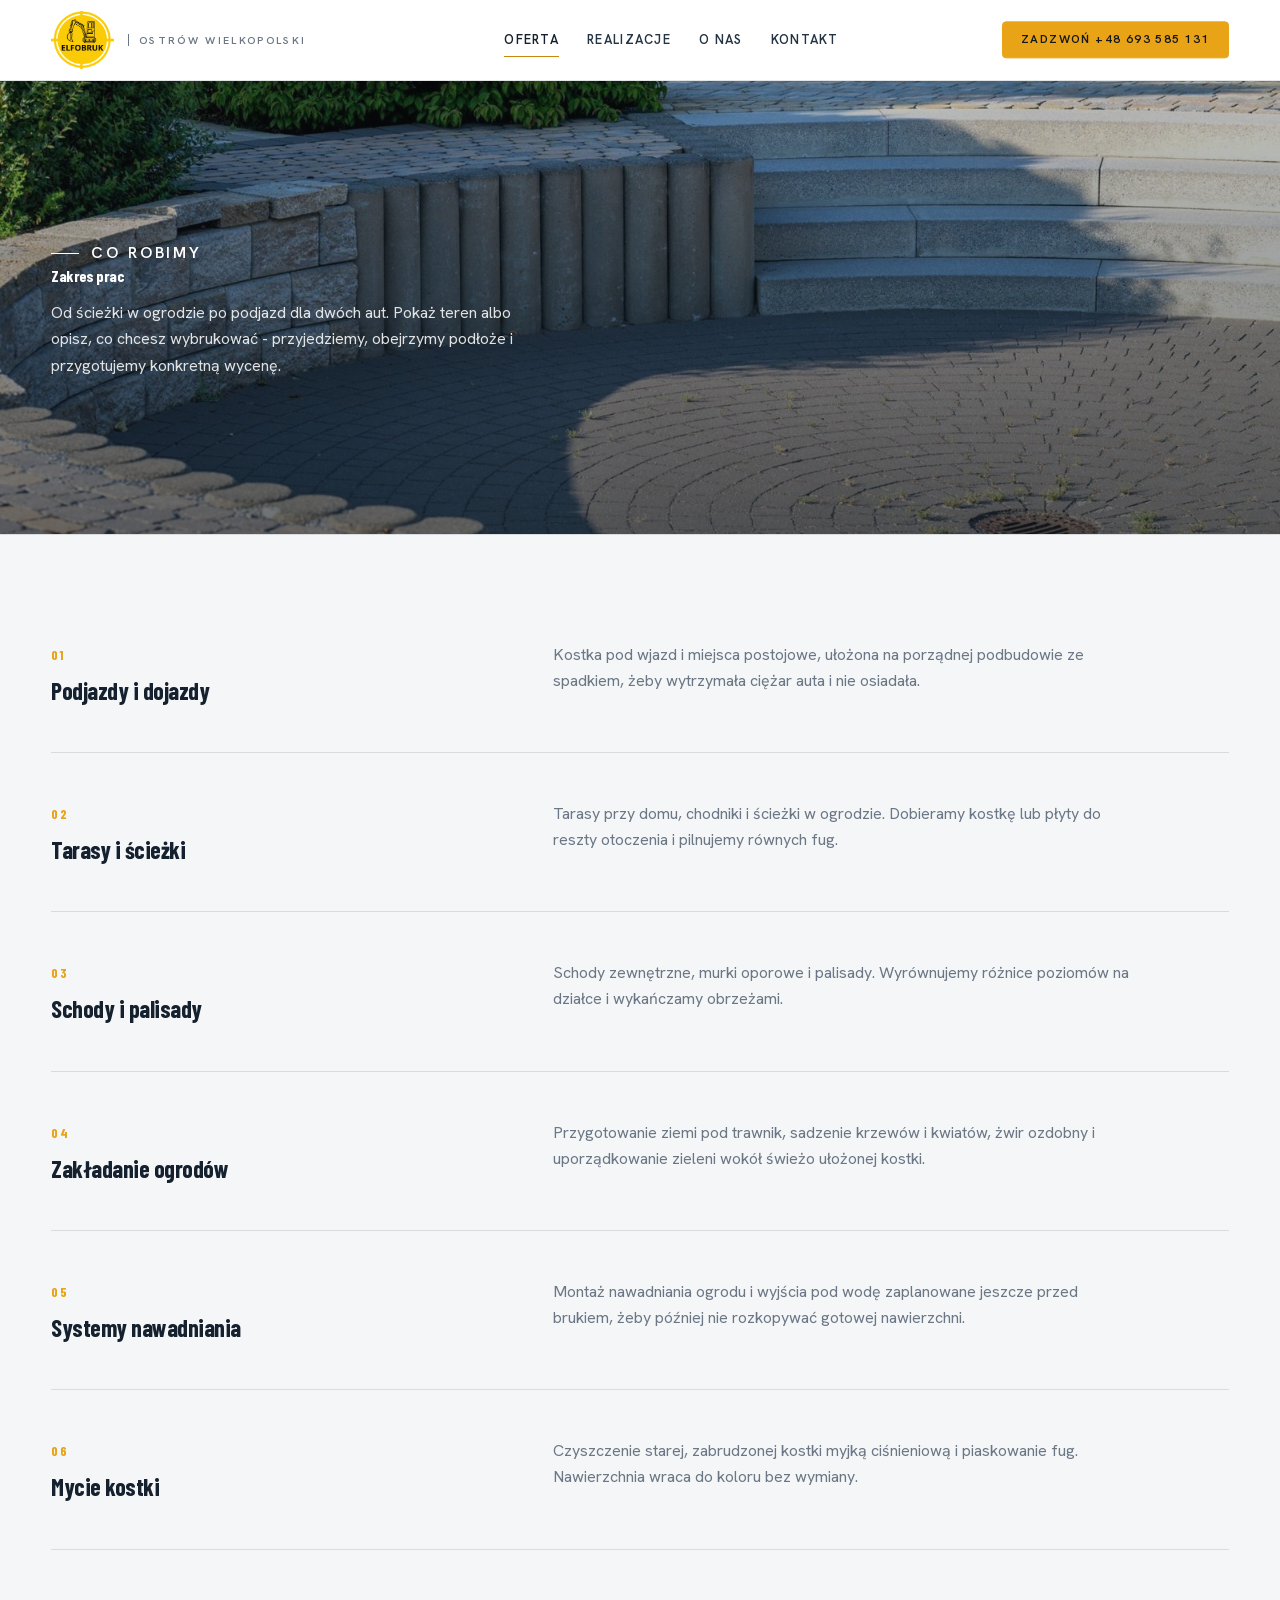
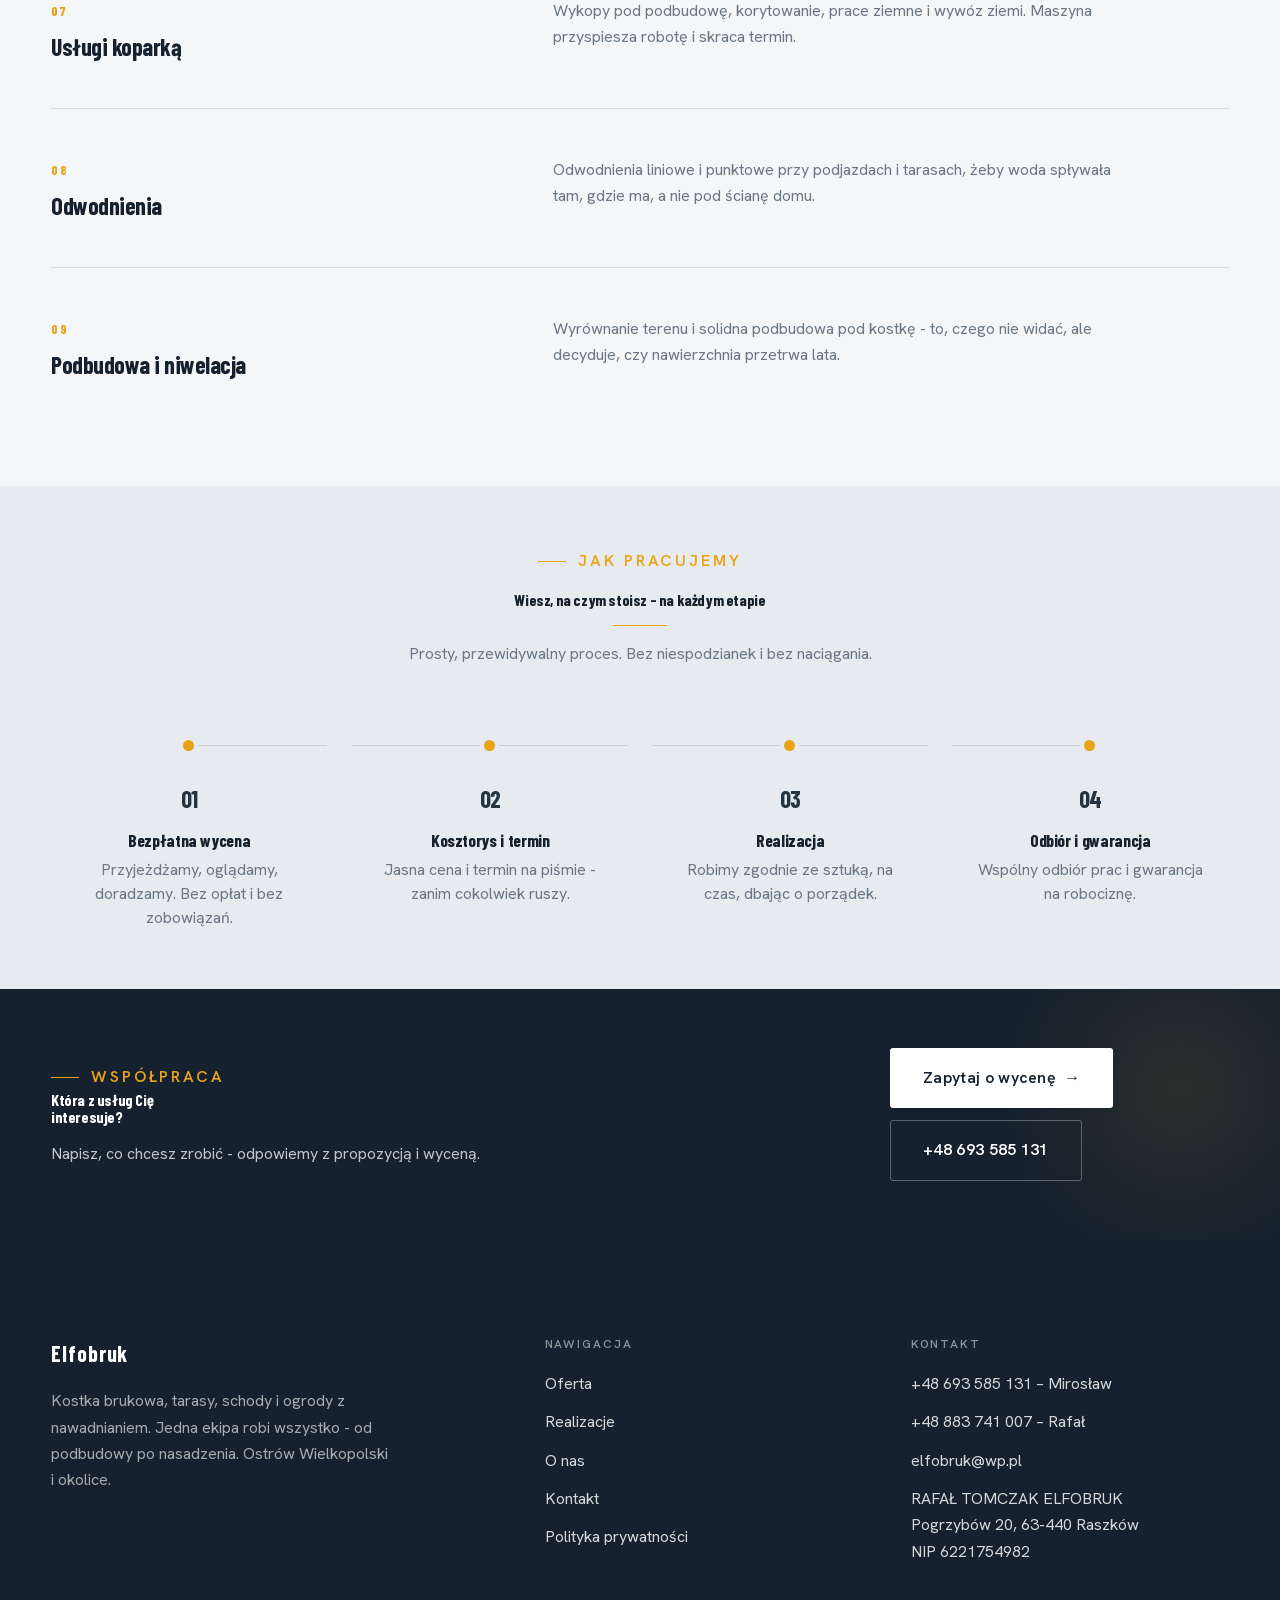
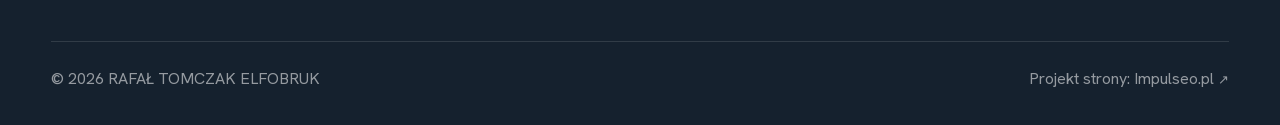
<file: oferta.html>
<!DOCTYPE html>
<html lang="pl">
<head>
<meta charset="UTF-8">
<meta name="viewport" content="width=device-width, initial-scale=1.0">
<title>Oferta - Elfobruk</title>
<meta name="description" content="Elfobruk - układanie kostki brukowej, podjazdy, tarasy, ścieżki, palisady i odwodnienia. Solidna podbudowa, równa nawierzchnia, terminowo. Ostrów Wielkopolski i okolice.">
<link rel="stylesheet" href="assets/fonts.css">
<link rel="stylesheet" href="assets/styles.css">
<link rel="icon" href="favicon-180.png" sizes="180x180" type="image/png">
<link rel="icon" href="favicon-32.png" sizes="32x32" type="image/png">
<link rel="apple-touch-icon" href="favicon-180.png">
<link rel="canonical" href="https://elfobruk.pl/oferta.html">
<meta property="og:title" content="Oferta - Elfobruk">
<meta property="og:description" content="Elfobruk - układanie kostki brukowej, podjazdy, tarasy, ścieżki, palisady i odwodnienia. Solidna podbudowa, równa nawierzchnia, terminowo. Ostrów Wielkopolski i okolice.">
<meta property="og:type" content="website">
<meta property="og:url" content="https://elfobruk.pl/oferta.html">
<meta property="og:image" content="https://elfobruk.pl/img/hero.jpg">
<meta property="og:locale" content="pl_PL">
</head>
<body>

<header class="nav">
  <div class="wrap nav-inner">
    <a class="brand" href="index.html"><img class="brand-logo" src="img/logo-nav.png" alt="Elfobruk - brukarstwo Ostrów Wielkopolski"><span class="brand-txt"><span class="sub">Ostrów Wielkopolski</span></span></a>
    <nav class="nav-links">
      <a href="oferta.html" class="active">Oferta</a>
      <a href="realizacje.html">Realizacje</a>
      <a href="o-nas.html">O nas</a>
      <a href="kontakt.html">Kontakt</a>
      <a href="tel:+48693585131" class="btn btn-accent">Zadzwoń +48 693 585 131</a>
    </nav>
    <button class="nav-toggle" aria-label="Menu"><span></span><span></span><span></span></button>
  </div>
</header>

<section class="pagehead">
  <img src="img/head-oferta.jpg" alt="Elfobruk - Zakres prac">
  <div class="wrap">
    <span class="eyebrow">Co robimy</span>
    <h1>Zakres prac</h1>
    <p>Od ścieżki w ogrodzie po podjazd dla dwóch aut. Pokaż teren albo opisz, co chcesz wybrukować - przyjedziemy, obejrzymy podłoże i przygotujemy konkretną wycenę.</p>
  </div>
</section>
<section>
  <div class="wrap">
    <div class="svc-row reveal">
      <div class="svc-row-head"><span class="num">01</span><h3>Podjazdy i dojazdy</h3></div>
      <p class="muted">Kostka pod wjazd i miejsca postojowe, ułożona na porządnej podbudowie ze spadkiem, żeby wytrzymała ciężar auta i nie osiadała.</p>
    </div>
    <div class="svc-row reveal">
      <div class="svc-row-head"><span class="num">02</span><h3>Tarasy i ścieżki</h3></div>
      <p class="muted">Tarasy przy domu, chodniki i ścieżki w ogrodzie. Dobieramy kostkę lub płyty do reszty otoczenia i pilnujemy równych fug.</p>
    </div>
    <div class="svc-row reveal">
      <div class="svc-row-head"><span class="num">03</span><h3>Schody i palisady</h3></div>
      <p class="muted">Schody zewnętrzne, murki oporowe i palisady. Wyrównujemy różnice poziomów na działce i wykańczamy obrzeżami.</p>
    </div>
    <div class="svc-row reveal">
      <div class="svc-row-head"><span class="num">04</span><h3>Zakładanie ogrodów</h3></div>
      <p class="muted">Przygotowanie ziemi pod trawnik, sadzenie krzewów i kwiatów, żwir ozdobny i uporządkowanie zieleni wokół świeżo ułożonej kostki.</p>
    </div>
    <div class="svc-row reveal">
      <div class="svc-row-head"><span class="num">05</span><h3>Systemy nawadniania</h3></div>
      <p class="muted">Montaż nawadniania ogrodu i wyjścia pod wodę zaplanowane jeszcze przed brukiem, żeby później nie rozkopywać gotowej nawierzchni.</p>
    </div>
    <div class="svc-row reveal">
      <div class="svc-row-head"><span class="num">06</span><h3>Mycie kostki</h3></div>
      <p class="muted">Czyszczenie starej, zabrudzonej kostki myjką ciśnieniową i piaskowanie fug. Nawierzchnia wraca do koloru bez wymiany.</p>
    </div>
    <div class="svc-row reveal">
      <div class="svc-row-head"><span class="num">07</span><h3>Usługi koparką</h3></div>
      <p class="muted">Wykopy pod podbudowę, korytowanie, prace ziemne i wywóz ziemi. Maszyna przyspiesza robotę i skraca termin.</p>
    </div>
    <div class="svc-row reveal">
      <div class="svc-row-head"><span class="num">08</span><h3>Odwodnienia</h3></div>
      <p class="muted">Odwodnienia liniowe i punktowe przy podjazdach i tarasach, żeby woda spływała tam, gdzie ma, a nie pod ścianę domu.</p>
    </div>
    <div class="svc-row reveal">
      <div class="svc-row-head"><span class="num">09</span><h3>Podbudowa i niwelacja</h3></div>
      <p class="muted">Wyrównanie terenu i solidna podbudowa pod kostkę - to, czego nie widać, ale decyduje, czy nawierzchnia przetrwa lata.</p>
    </div>
  </div>
</section>
<section class="proces">
  <div class="wrap">
    <div class="head center reveal">
      <span class="eyebrow">Jak pracujemy</span>
      <h2>Wiesz, na czym stoisz - na każdym etapie</h2>
      <p>Prosty, przewidywalny proces. Bez niespodzianek i bez naciągania.</p>
    </div>
    <ol class="proces-line">
      <li class="reveal"><span class="pno">01</span><h3>Bezpłatna wycena</h3><p>Przyjeżdżamy, oglądamy, doradzamy. Bez opłat i bez zobowiązań.</p></li>
      <li class="reveal"><span class="pno">02</span><h3>Kosztorys i termin</h3><p>Jasna cena i termin na piśmie - zanim cokolwiek ruszy.</p></li>
      <li class="reveal"><span class="pno">03</span><h3>Realizacja</h3><p>Robimy zgodnie ze sztuką, na czas, dbając o porządek.</p></li>
      <li class="reveal"><span class="pno">04</span><h3>Odbiór i gwarancja</h3><p>Wspólny odbiór prac i gwarancja na robociznę.</p></li>
    </ol>
  </div>
</section>
<section class="cta">
  <div class="wrap">
    <div class="reveal">
      <span class="eyebrow">Współpraca</span>
      <h2>Która z usług Cię interesuje?</h2>
      <p>Napisz, co chcesz zrobić - odpowiemy z propozycją i wyceną.</p>
    </div>
    <div class="cta-actions reveal">
      <a href="kontakt.html" class="btn btn-light">Zapytaj o wycenę <span class="arr">→</span></a>
      <a href="tel:+48693585131" class="btn btn-ghost" style="color:#fff;border-color:rgba(255,255,255,.3)">+48 693 585 131</a>
    </div>
  </div>
</section>

<footer>
  <div class="wrap">
    <div class="foot-grid">
      <div class="foot-brand">
        <div class="name">Elfobruk</div>
        <p>Kostka brukowa, tarasy, schody i ogrody z nawadnianiem. Jedna ekipa robi wszystko - od podbudowy po nasadzenia. Ostrów Wielkopolski i okolice.</p>
      </div>
      <div class="foot-col">
        <h4>Nawigacja</h4>
        <a href="oferta.html">Oferta</a>
        <a href="realizacje.html">Realizacje</a>
        <a href="o-nas.html">O nas</a>
        <a href="kontakt.html">Kontakt</a>
        <a href="polityka-prywatnosci.html">Polityka prywatności</a>
      </div>
      <div class="foot-col">
        <h4>Kontakt</h4>
        <a href="tel:+48693585131">+48 693 585 131 – Mirosław</a>
        <a href="tel:+48883741007">+48 883 741 007 – Rafał</a>
        <a href="mailto:elfobruk@wp.pl">elfobruk@wp.pl</a>
        <p>RAFAŁ TOMCZAK ELFOBRUK<br>Pogrzybów 20, 63-440 Raszków<br>NIP 6221754982</p>
      </div>
    </div>
    <div class="foot-bot">
      <span>© 2026 RAFAŁ TOMCZAK ELFOBRUK</span>
      <span>Projekt strony: <a href="https://impulseo.pl" target="_blank" rel="noopener">Impulseo.pl <span class="arr" aria-hidden="true">&#8599;</span></a></span>
    </div>
  </div>
</footer>
<div class="sticky-call"><a class="sc-call" href="tel:+48693585131"><svg class="ico-tel" width="16" height="16" viewBox="0 0 24 24" fill="none" aria-hidden="true"><path d="M6.6 10.8a15.5 15.5 0 0 0 6.6 6.6l2.2-2.2a1 1 0 0 1 1-.24 11.4 11.4 0 0 0 3.6.58 1 1 0 0 1 1 1V20a1 1 0 0 1-1 1A17 17 0 0 1 3 4a1 1 0 0 1 1-1h3.5a1 1 0 0 1 1 1c0 1.25.2 2.46.58 3.6a1 1 0 0 1-.25 1l-2.23 2.2Z" fill="currentColor"/></svg> Zadzwoń</a><a class="sc-quote" href="kontakt.html">Bezpłatna wycena</a></div>

<script src="assets/main.js"></script>
</body>
</html>
</file>
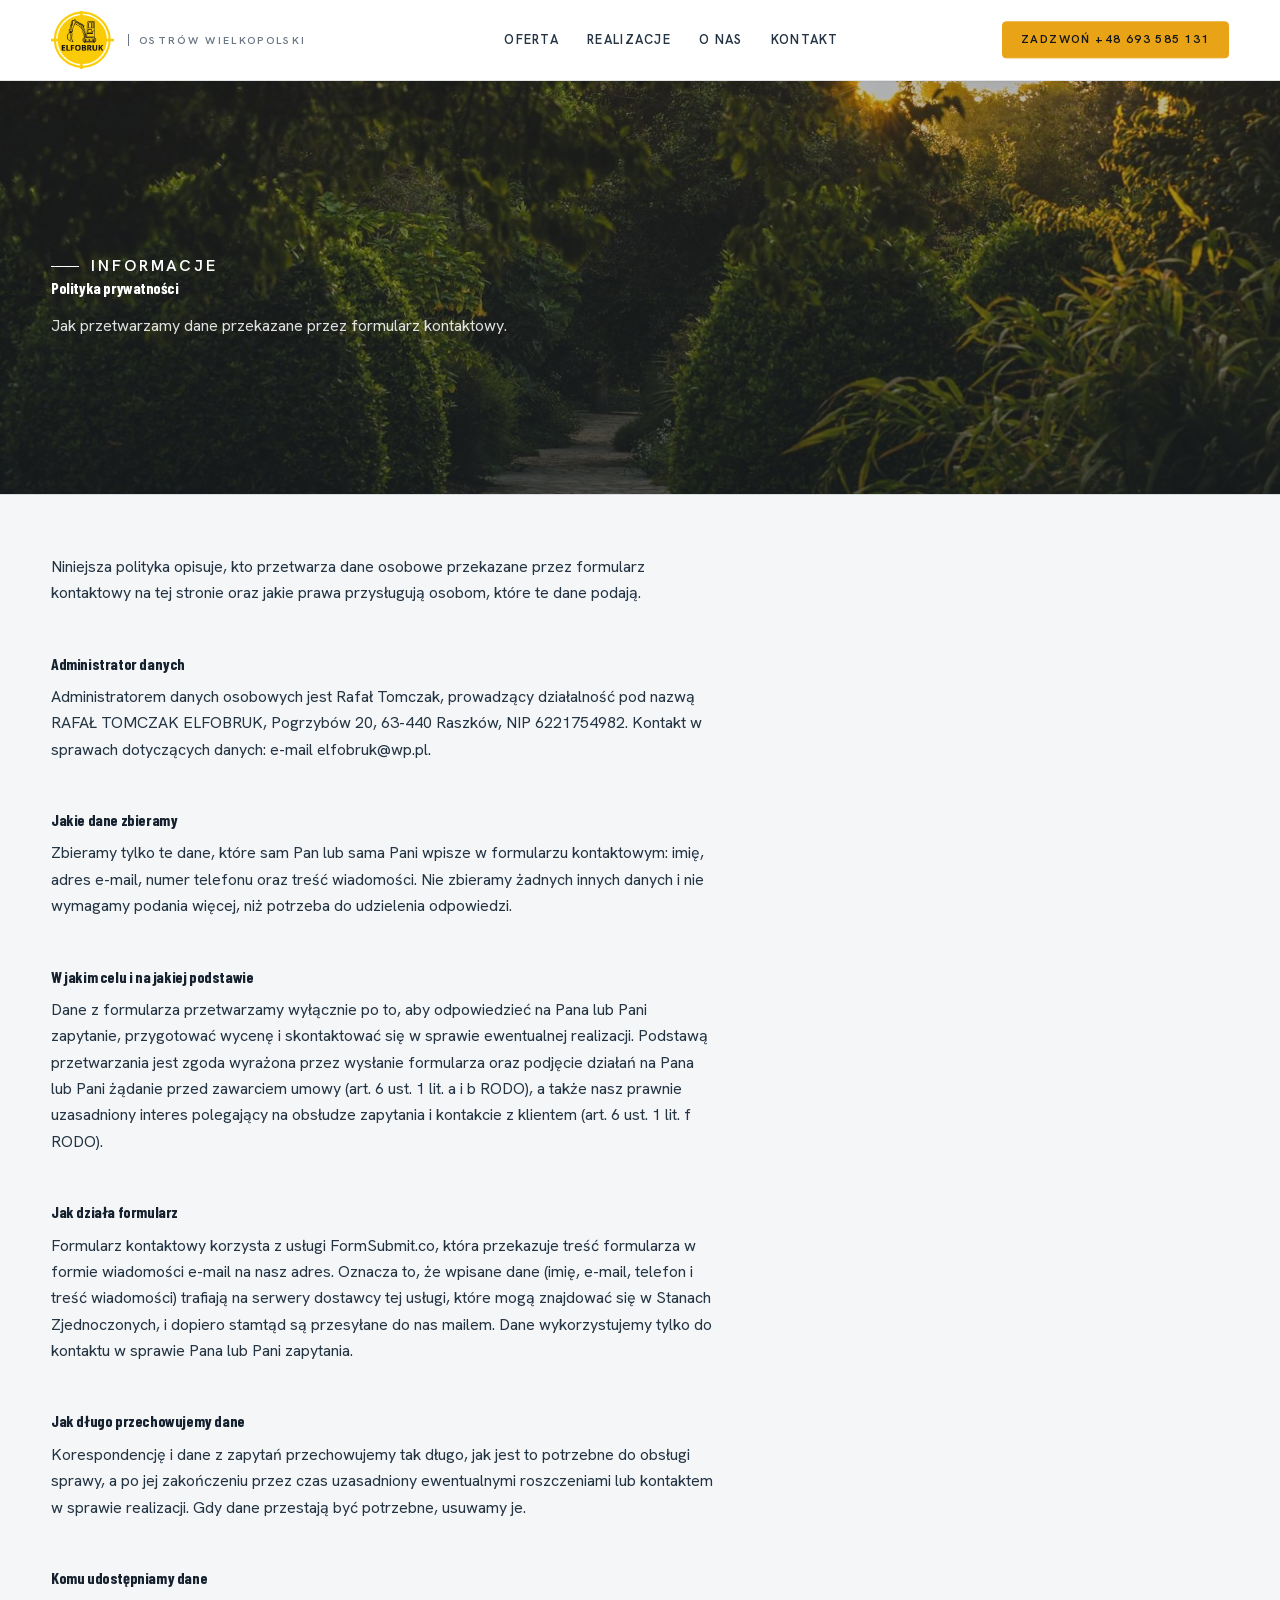
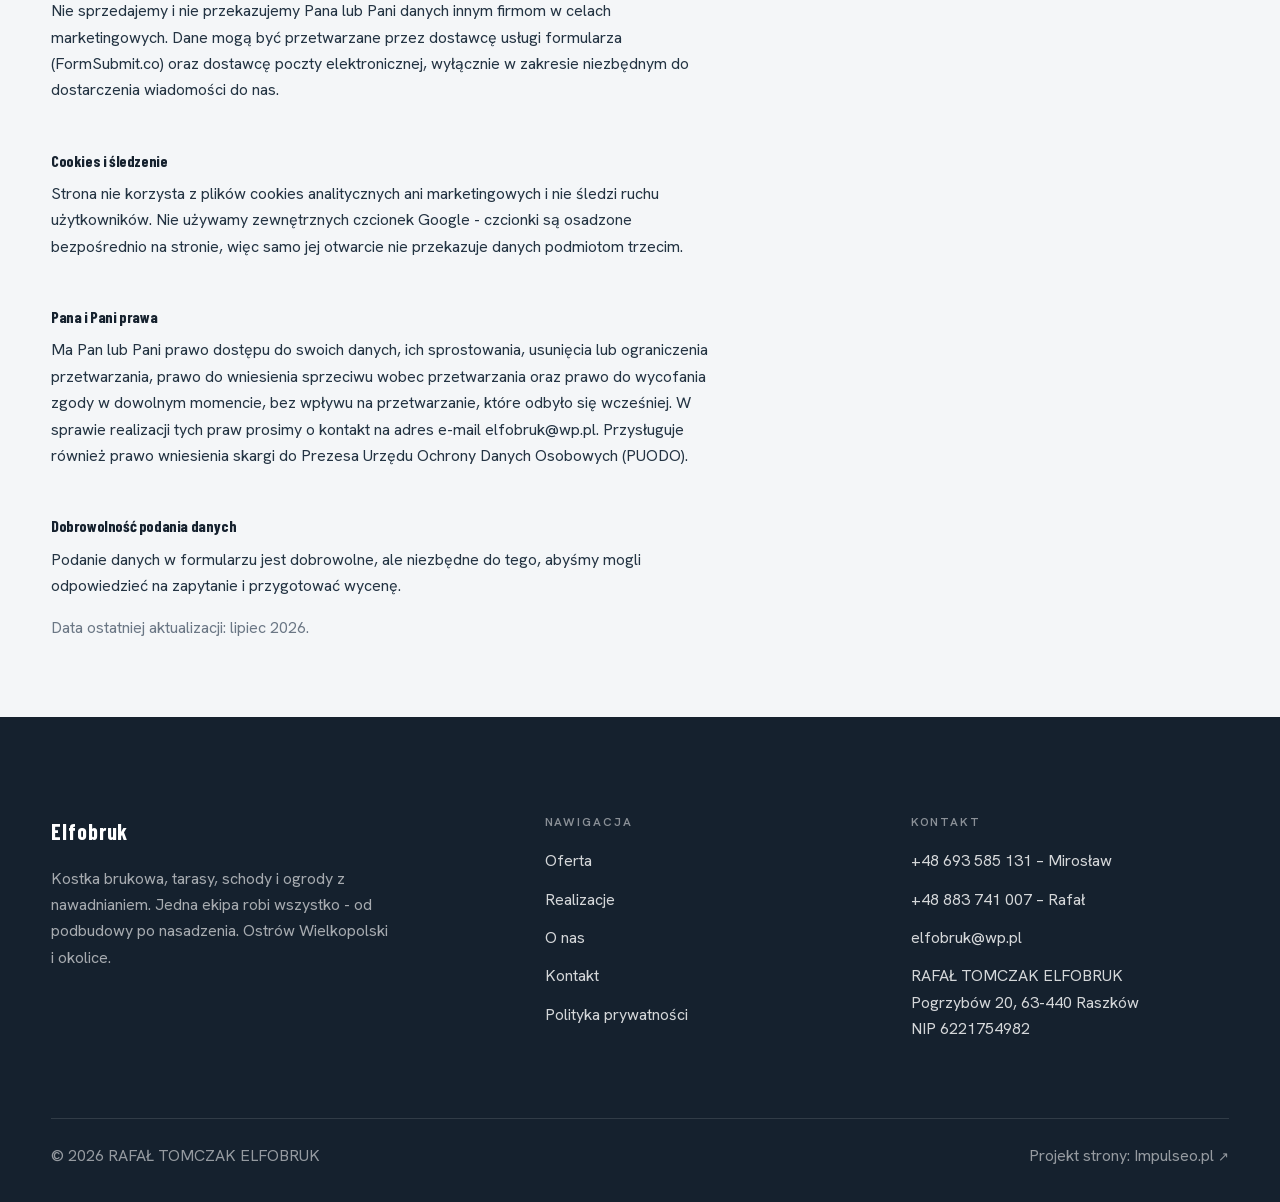
<file: polityka-prywatnosci.html>
<!DOCTYPE html>
<html lang="pl">
<head>
<meta charset="UTF-8">
<meta name="viewport" content="width=device-width, initial-scale=1.0">
<title>Polityka prywatności - Elfobruk</title>
<meta name="description" content="Polityka prywatności Elfobruk - jak przetwarzamy dane osobowe z formularza kontaktowego.">
<link rel="stylesheet" href="assets/fonts.css">
<link rel="stylesheet" href="assets/styles.css">
<link rel="icon" href="favicon-180.png" sizes="180x180" type="image/png">
<link rel="icon" href="favicon-32.png" sizes="32x32" type="image/png">
<link rel="apple-touch-icon" href="favicon-180.png">
<link rel="canonical" href="https://elfobruk.pl/polityka-prywatnosci.html">
<meta property="og:title" content="Polityka prywatności - Elfobruk">
<meta property="og:description" content="Polityka prywatności Elfobruk - jak przetwarzamy dane osobowe z formularza kontaktowego.">
<meta property="og:type" content="website">
<meta property="og:url" content="https://elfobruk.pl/polityka-prywatnosci.html">
<meta property="og:image" content="https://elfobruk.pl/img/hero.jpg">
<meta property="og:locale" content="pl_PL">
</head>
<body>

<header class="nav">
  <div class="wrap nav-inner">
    <a class="brand" href="index.html"><img class="brand-logo" src="img/logo-nav.png" alt="Elfobruk - brukarstwo Ostrów Wielkopolski"><span class="brand-txt"><span class="sub">Ostrów Wielkopolski</span></span></a>
    <nav class="nav-links">
      <a href="oferta.html">Oferta</a>
      <a href="realizacje.html">Realizacje</a>
      <a href="o-nas.html">O nas</a>
      <a href="kontakt.html">Kontakt</a>
      <a href="tel:+48693585131" class="btn btn-accent">Zadzwoń +48 693 585 131</a>
    </nav>
    <button class="nav-toggle" aria-label="Menu"><span></span><span></span><span></span></button>
  </div>
</header>

<section class="pagehead">
  <img src="img/head-polityka.jpg" alt="Elfobruk - Polityka prywatności">
  <div class="wrap">
    <span class="eyebrow">Informacje</span>
    <h1>Polityka prywatności</h1>
    <p>Jak przetwarzamy dane przekazane przez formularz kontaktowy.</p>
  </div>
</section>
<section>
  <div class="wrap">
    <article class="legal reveal">
<p>Niniejsza polityka opisuje, kto przetwarza dane osobowe przekazane przez formularz kontaktowy na tej stronie oraz jakie prawa przysługują osobom, które te dane podają.</p>

<h2>Administrator danych</h2>
<p>Administratorem danych osobowych jest Rafał Tomczak, prowadzący działalność pod nazwą RAFAŁ TOMCZAK ELFOBRUK, Pogrzybów 20, 63-440 Raszków, NIP 6221754982. Kontakt w sprawach dotyczących danych: e-mail elfobruk@wp.pl.</p>

<h2>Jakie dane zbieramy</h2>
<p>Zbieramy tylko te dane, które sam Pan lub sama Pani wpisze w formularzu kontaktowym: imię, adres e-mail, numer telefonu oraz treść wiadomości. Nie zbieramy żadnych innych danych i nie wymagamy podania więcej, niż potrzeba do udzielenia odpowiedzi.</p>

<h2>W jakim celu i na jakiej podstawie</h2>
<p>Dane z formularza przetwarzamy wyłącznie po to, aby odpowiedzieć na Pana lub Pani zapytanie, przygotować wycenę i skontaktować się w sprawie ewentualnej realizacji. Podstawą przetwarzania jest zgoda wyrażona przez wysłanie formularza oraz podjęcie działań na Pana lub Pani żądanie przed zawarciem umowy (art. 6 ust. 1 lit. a i b RODO), a także nasz prawnie uzasadniony interes polegający na obsłudze zapytania i kontakcie z klientem (art. 6 ust. 1 lit. f RODO).</p>

<h2>Jak działa formularz</h2>
<p>Formularz kontaktowy korzysta z usługi FormSubmit.co, która przekazuje treść formularza w formie wiadomości e-mail na nasz adres. Oznacza to, że wpisane dane (imię, e-mail, telefon i treść wiadomości) trafiają na serwery dostawcy tej usługi, które mogą znajdować się w Stanach Zjednoczonych, i dopiero stamtąd są przesyłane do nas mailem. Dane wykorzystujemy tylko do kontaktu w sprawie Pana lub Pani zapytania.</p>

<h2>Jak długo przechowujemy dane</h2>
<p>Korespondencję i dane z zapytań przechowujemy tak długo, jak jest to potrzebne do obsługi sprawy, a po jej zakończeniu przez czas uzasadniony ewentualnymi roszczeniami lub kontaktem w sprawie realizacji. Gdy dane przestają być potrzebne, usuwamy je.</p>

<h2>Komu udostępniamy dane</h2>
<p>Nie sprzedajemy i nie przekazujemy Pana lub Pani danych innym firmom w celach marketingowych. Dane mogą być przetwarzane przez dostawcę usługi formularza (FormSubmit.co) oraz dostawcę poczty elektronicznej, wyłącznie w zakresie niezbędnym do dostarczenia wiadomości do nas.</p>

<h2>Cookies i śledzenie</h2>
<p>Strona nie korzysta z plików cookies analitycznych ani marketingowych i nie śledzi ruchu użytkowników. Nie używamy zewnętrznych czcionek Google - czcionki są osadzone bezpośrednio na stronie, więc samo jej otwarcie nie przekazuje danych podmiotom trzecim.</p>

<h2>Pana i Pani prawa</h2>
<p>Ma Pan lub Pani prawo dostępu do swoich danych, ich sprostowania, usunięcia lub ograniczenia przetwarzania, prawo do wniesienia sprzeciwu wobec przetwarzania oraz prawo do wycofania zgody w dowolnym momencie, bez wpływu na przetwarzanie, które odbyło się wcześniej. W sprawie realizacji tych praw prosimy o kontakt na adres e-mail elfobruk@wp.pl. Przysługuje również prawo wniesienia skargi do Prezesa Urzędu Ochrony Danych Osobowych (PUODO).</p>

<h2>Dobrowolność podania danych</h2>
<p>Podanie danych w formularzu jest dobrowolne, ale niezbędne do tego, abyśmy mogli odpowiedzieć na zapytanie i przygotować wycenę.</p>

<p>Data ostatniej aktualizacji: lipiec 2026.</p>
    </article>
  </div>
</section>

<footer>
  <div class="wrap">
    <div class="foot-grid">
      <div class="foot-brand">
        <div class="name">Elfobruk</div>
        <p>Kostka brukowa, tarasy, schody i ogrody z nawadnianiem. Jedna ekipa robi wszystko - od podbudowy po nasadzenia. Ostrów Wielkopolski i okolice.</p>
      </div>
      <div class="foot-col">
        <h4>Nawigacja</h4>
        <a href="oferta.html">Oferta</a>
        <a href="realizacje.html">Realizacje</a>
        <a href="o-nas.html">O nas</a>
        <a href="kontakt.html">Kontakt</a>
        <a href="polityka-prywatnosci.html">Polityka prywatności</a>
      </div>
      <div class="foot-col">
        <h4>Kontakt</h4>
        <a href="tel:+48693585131">+48 693 585 131 – Mirosław</a>
        <a href="tel:+48883741007">+48 883 741 007 – Rafał</a>
        <a href="mailto:elfobruk@wp.pl">elfobruk@wp.pl</a>
        <p>RAFAŁ TOMCZAK ELFOBRUK<br>Pogrzybów 20, 63-440 Raszków<br>NIP 6221754982</p>
      </div>
    </div>
    <div class="foot-bot">
      <span>© 2026 RAFAŁ TOMCZAK ELFOBRUK</span>
      <span>Projekt strony: <a href="https://impulseo.pl" target="_blank" rel="noopener">Impulseo.pl <span class="arr" aria-hidden="true">&#8599;</span></a></span>
    </div>
  </div>
</footer>
<div class="sticky-call"><a class="sc-call" href="tel:+48693585131"><svg class="ico-tel" width="16" height="16" viewBox="0 0 24 24" fill="none" aria-hidden="true"><path d="M6.6 10.8a15.5 15.5 0 0 0 6.6 6.6l2.2-2.2a1 1 0 0 1 1-.24 11.4 11.4 0 0 0 3.6.58 1 1 0 0 1 1 1V20a1 1 0 0 1-1 1A17 17 0 0 1 3 4a1 1 0 0 1 1-1h3.5a1 1 0 0 1 1 1c0 1.25.2 2.46.58 3.6a1 1 0 0 1-.25 1l-2.23 2.2Z" fill="currentColor"/></svg> Zadzwoń</a><a class="sc-quote" href="kontakt.html">Bezpłatna wycena</a></div>

<script src="assets/main.js"></script>
</body>
</html>
</file>
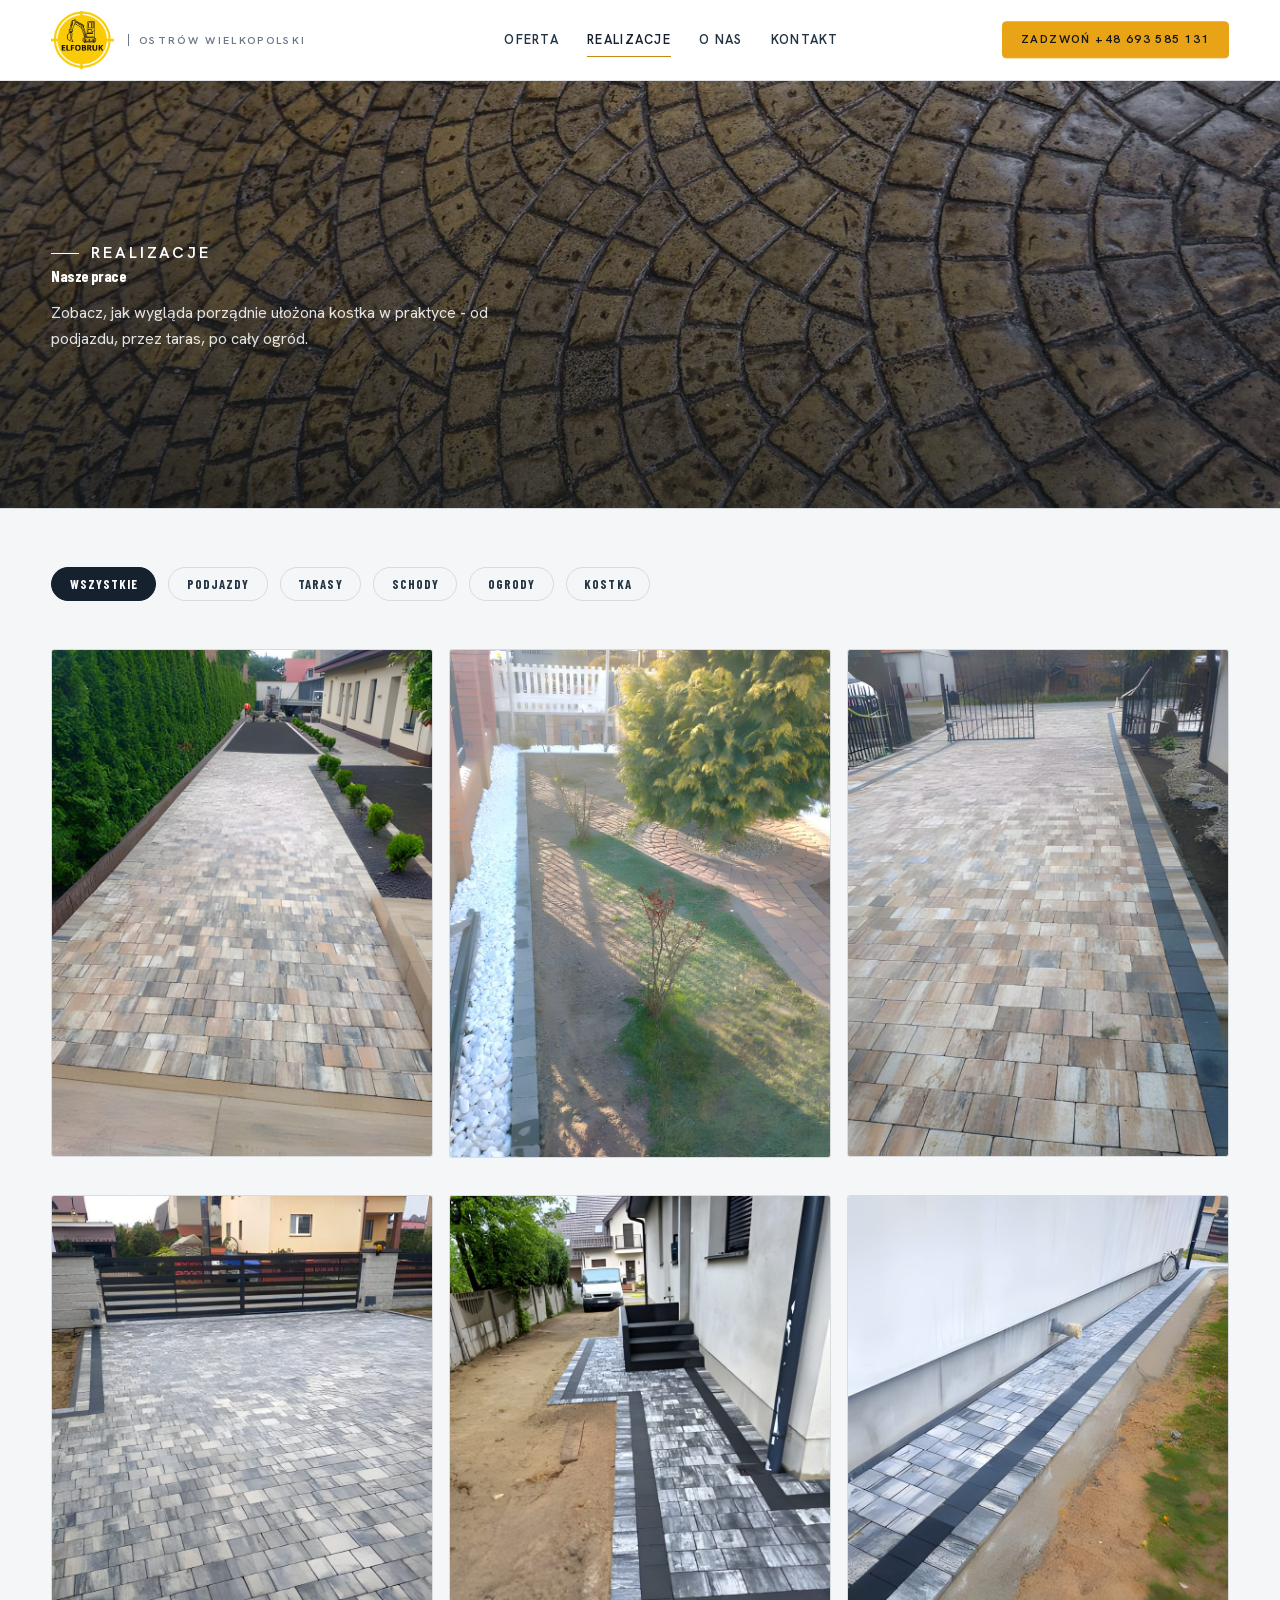
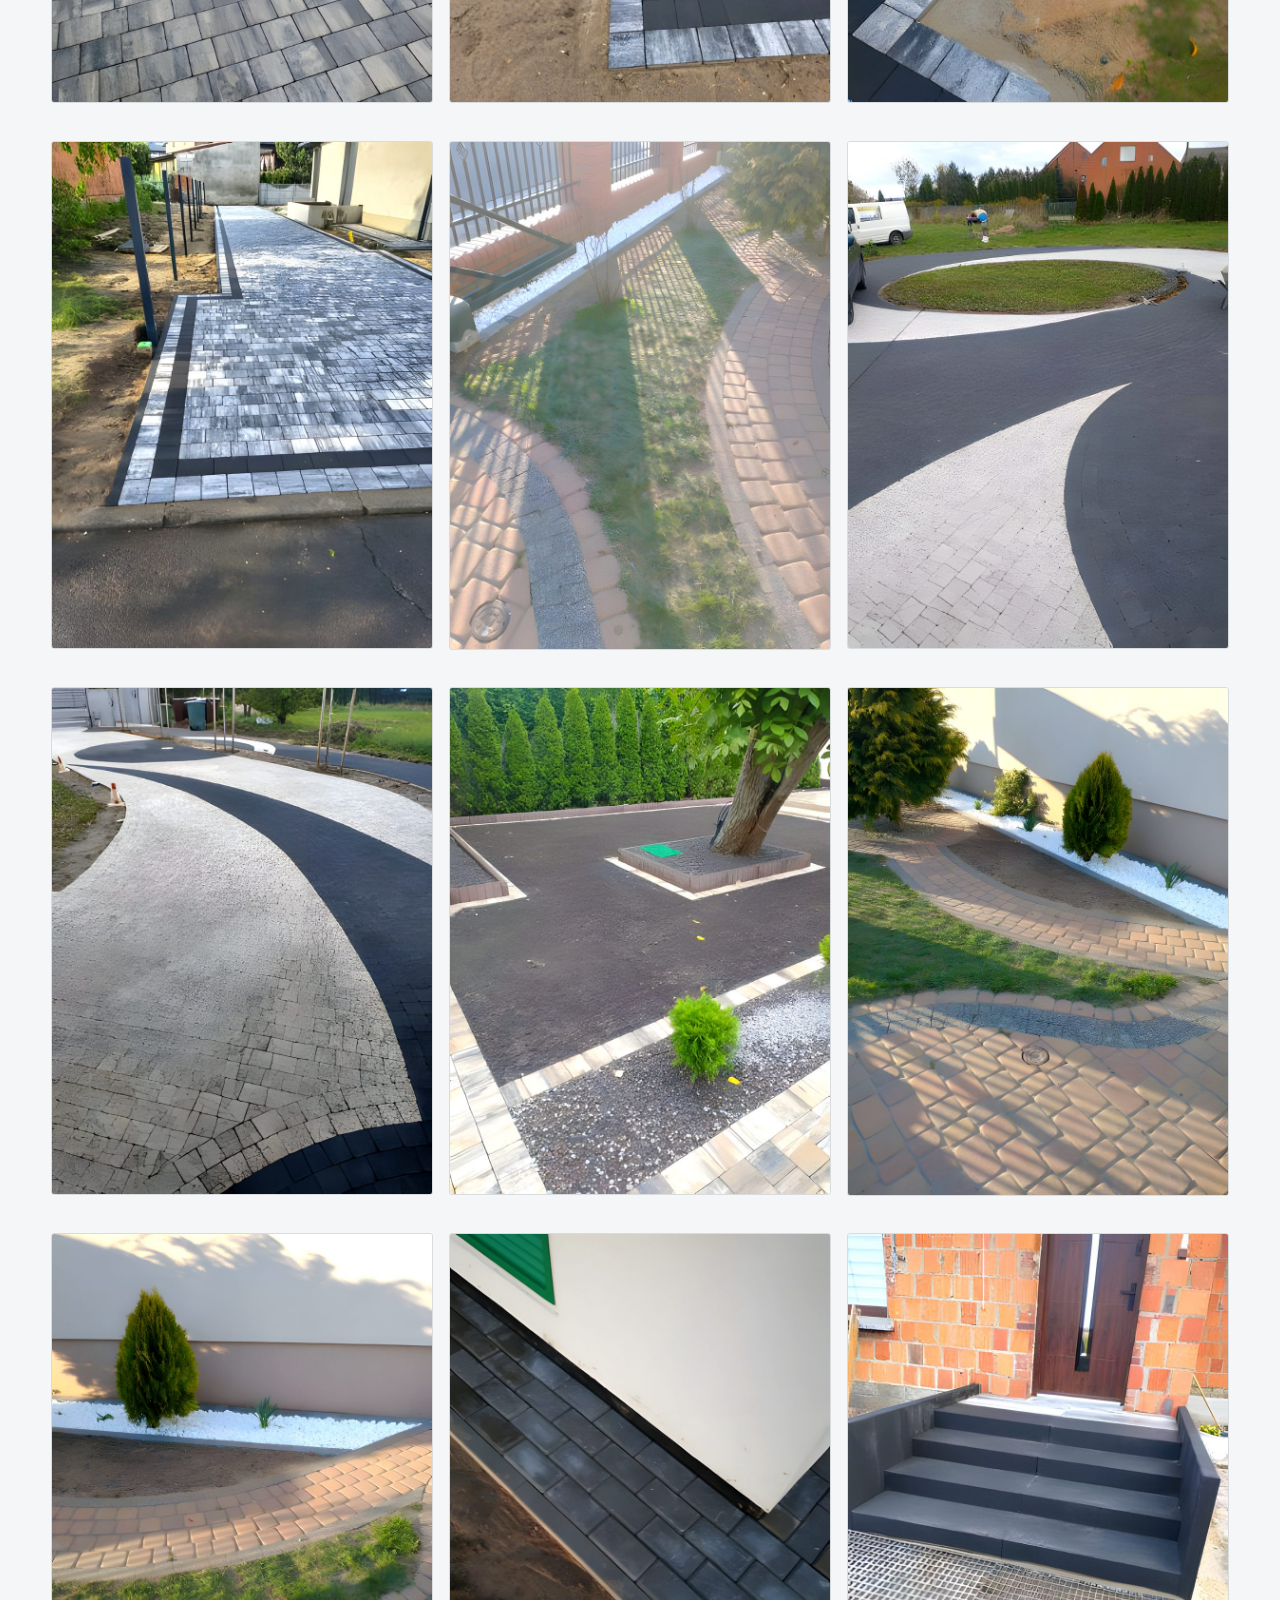
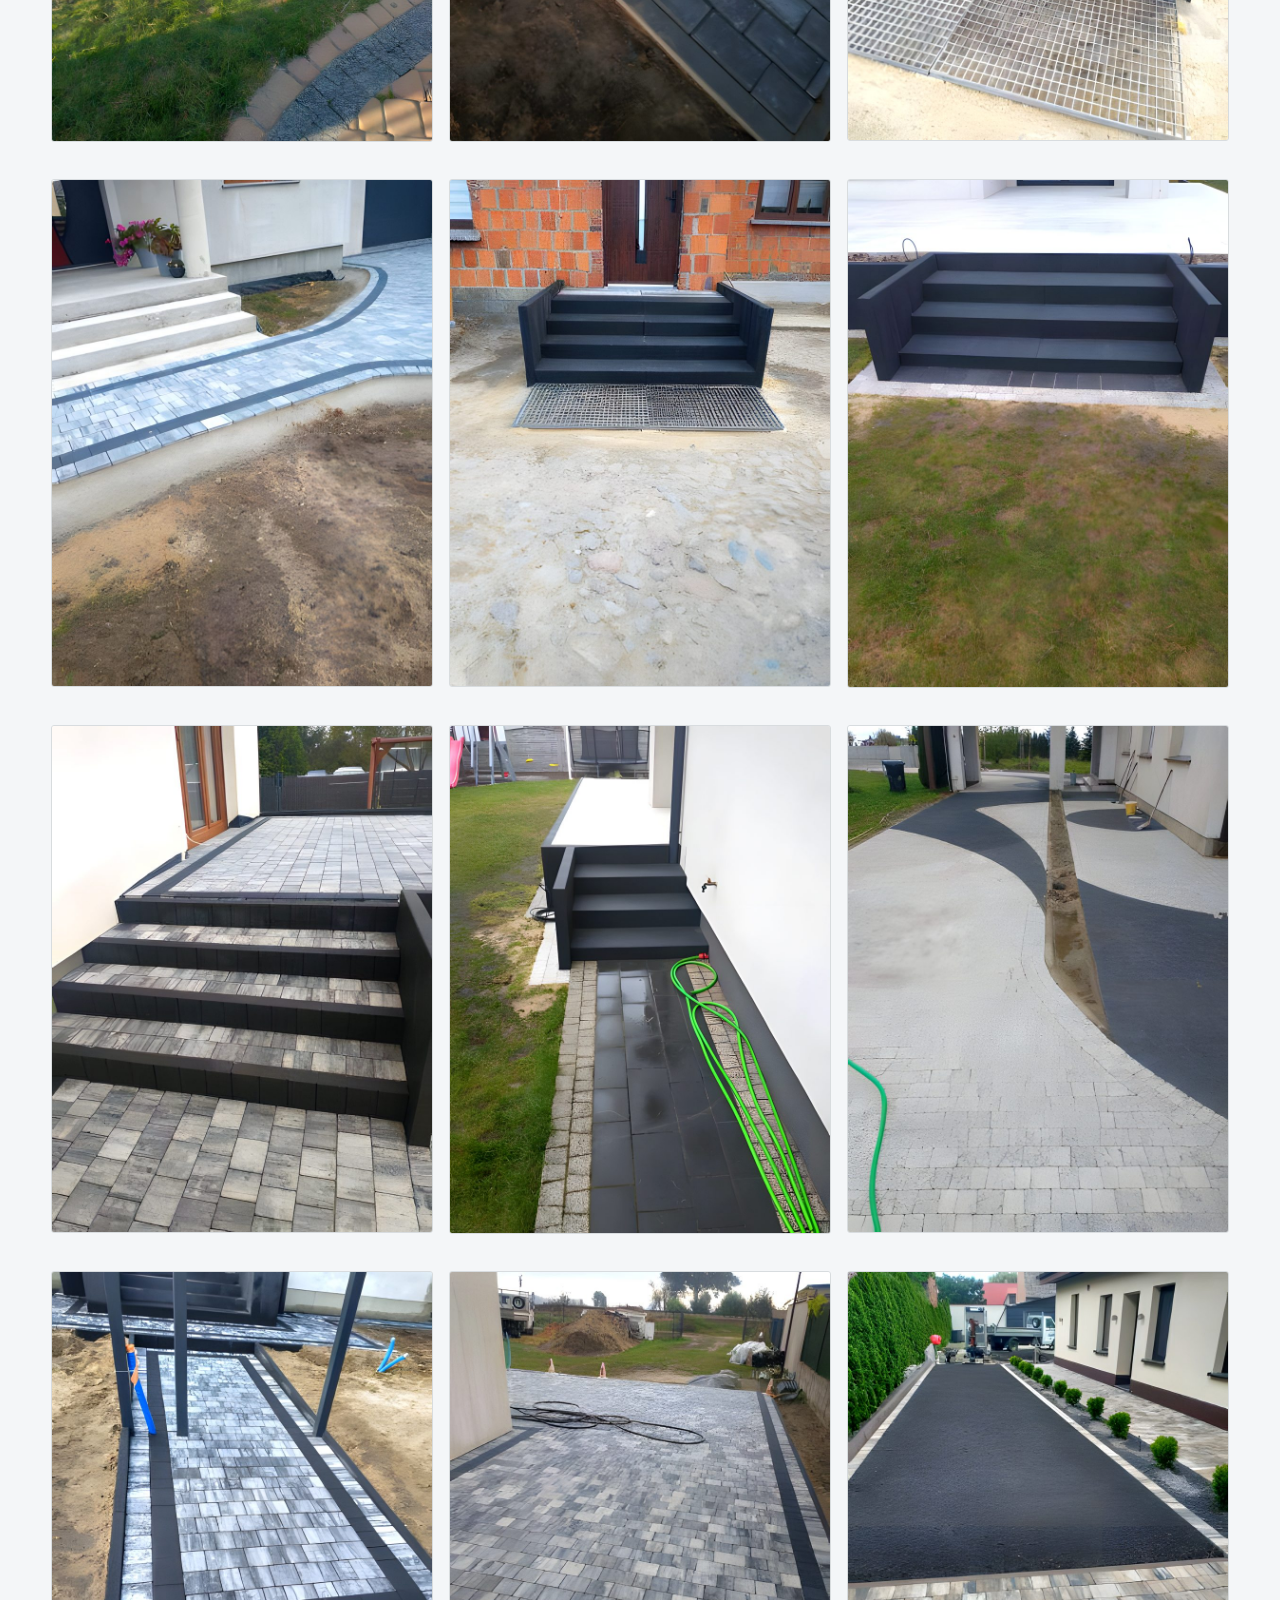
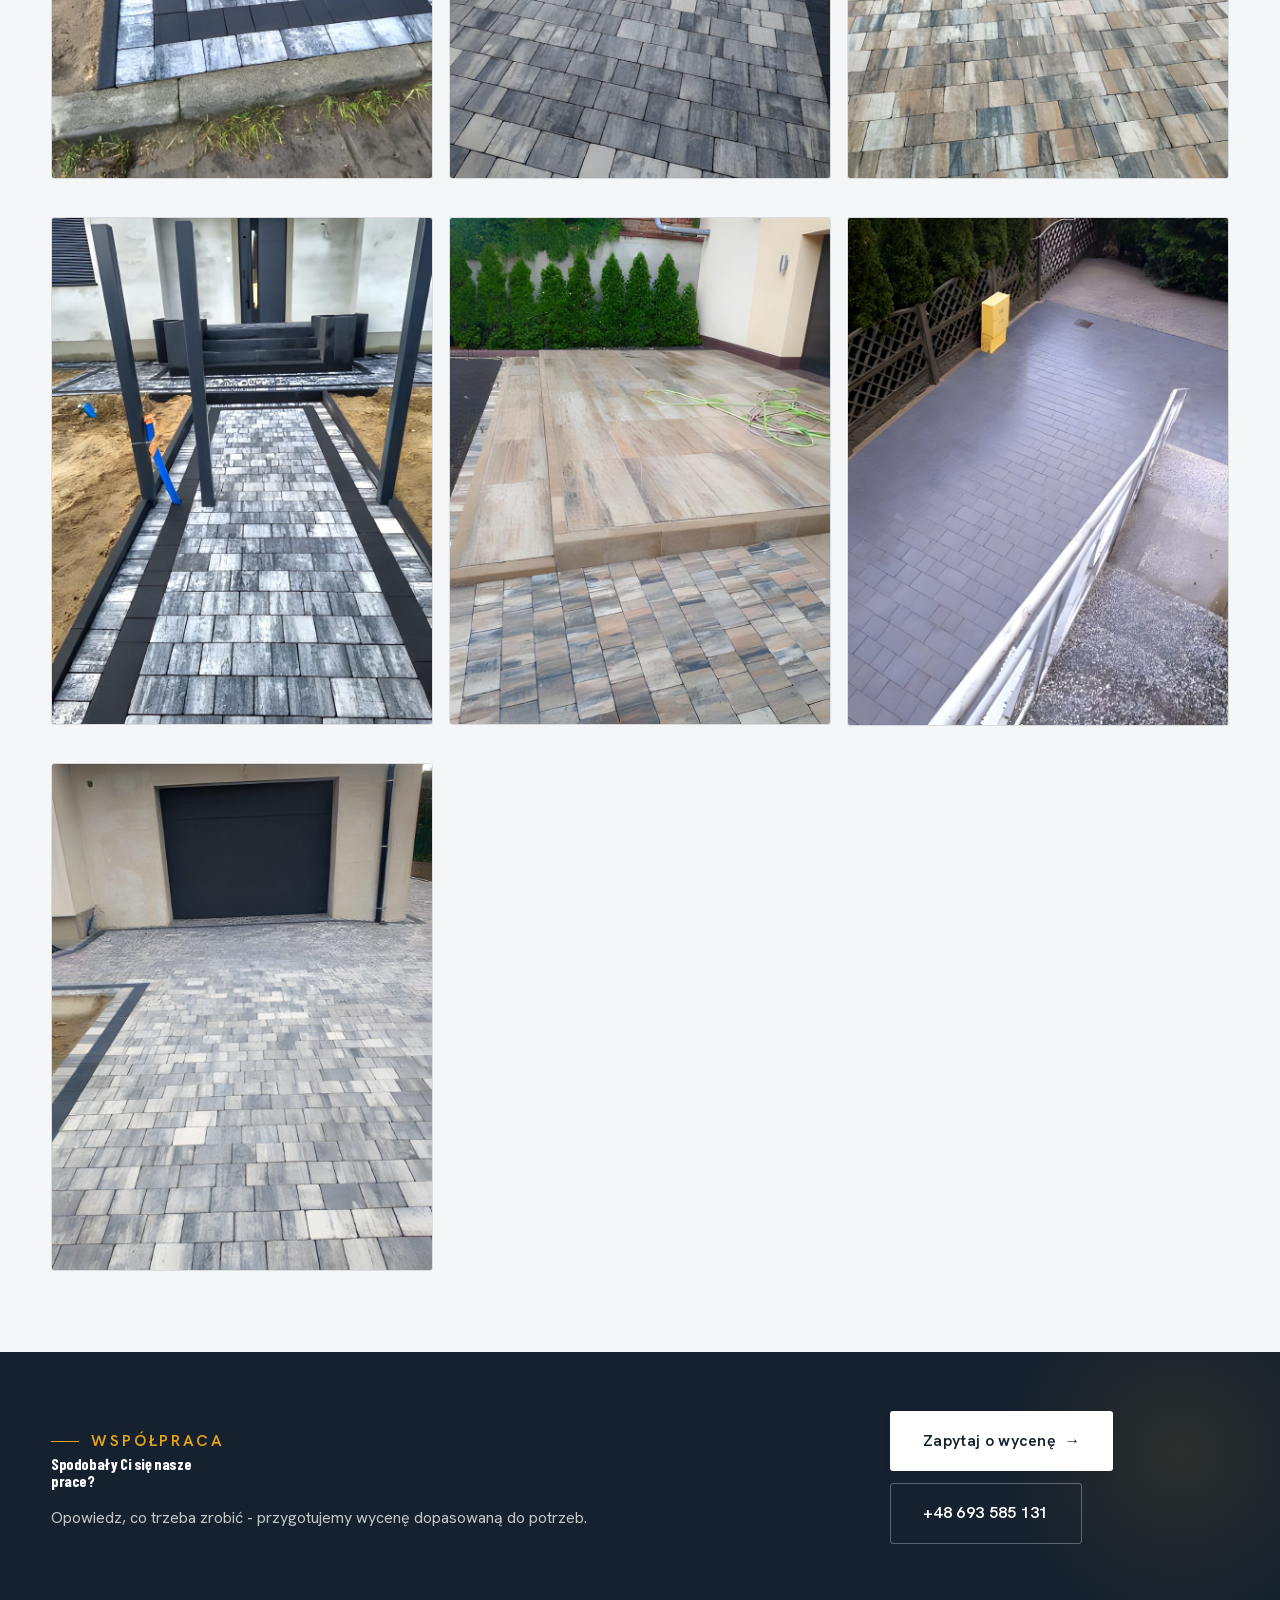
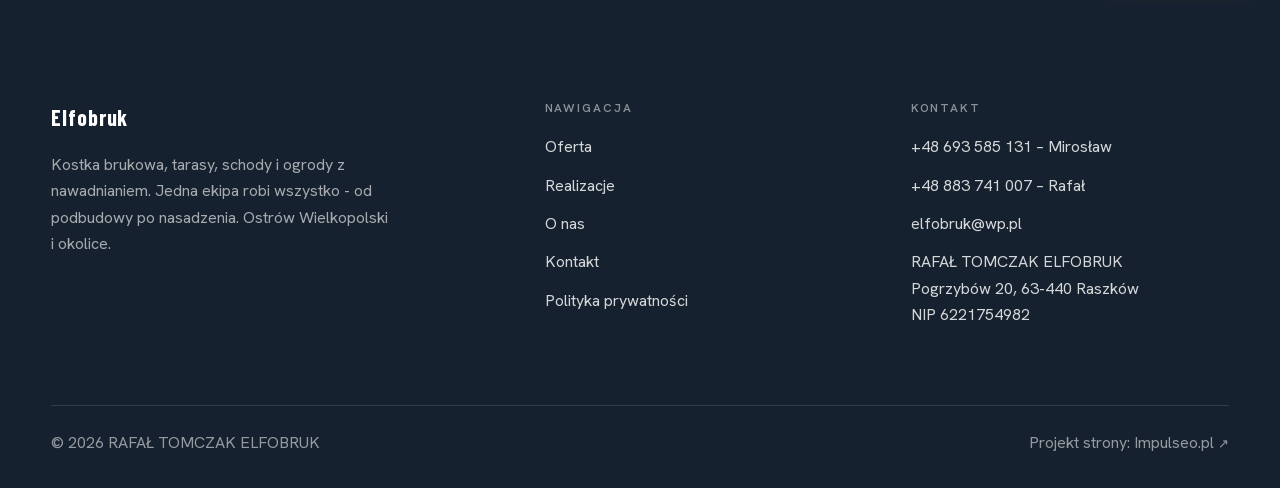
<file: realizacje.html>
<!DOCTYPE html>
<html lang="pl">
<head>
<meta charset="UTF-8">
<meta name="viewport" content="width=device-width, initial-scale=1.0">
<title>Realizacje - Elfobruk</title>
<meta name="description" content="Realizacje Elfobruk - podjazdy, tarasy, schody, ogrody i wzory z kostki brukowej w Ostrowie Wielkopolskim i okolicy. Zobacz nasze prace.">
<link rel="stylesheet" href="assets/fonts.css">
<link rel="stylesheet" href="assets/styles.css">
<link rel="icon" href="favicon-180.png" sizes="180x180" type="image/png">
<link rel="icon" href="favicon-32.png" sizes="32x32" type="image/png">
<link rel="apple-touch-icon" href="favicon-180.png">
<link rel="canonical" href="https://elfobruk.pl/realizacje.html">
<meta property="og:title" content="Realizacje - Elfobruk">
<meta property="og:description" content="Realizacje Elfobruk - podjazdy, tarasy, schody, ogrody i wzory z kostki brukowej w Ostrowie Wielkopolskim i okolicy. Zobacz nasze prace.">
<meta property="og:type" content="website">
<meta property="og:url" content="https://elfobruk.pl/realizacje.html">
<meta property="og:image" content="https://elfobruk.pl/img/hero.jpg">
<meta property="og:locale" content="pl_PL">
</head>
<body>

<header class="nav">
  <div class="wrap nav-inner">
    <a class="brand" href="index.html"><img class="brand-logo" src="img/logo-nav.png" alt="Elfobruk - brukarstwo Ostrów Wielkopolski"><span class="brand-txt"><span class="sub">Ostrów Wielkopolski</span></span></a>
    <nav class="nav-links">
      <a href="oferta.html">Oferta</a>
      <a href="realizacje.html" class="active">Realizacje</a>
      <a href="o-nas.html">O nas</a>
      <a href="kontakt.html">Kontakt</a>
      <a href="tel:+48693585131" class="btn btn-accent">Zadzwoń +48 693 585 131</a>
    </nav>
    <button class="nav-toggle" aria-label="Menu"><span></span><span></span><span></span></button>
  </div>
</header>

<section class="pagehead">
  <img src="img/head-realizacje.jpg" alt="Elfobruk - Nasze prace">
  <div class="wrap">
    <span class="eyebrow">Realizacje</span>
    <h1>Nasze prace</h1>
    <p>Zobacz, jak wygląda porządnie ułożona kostka w praktyce - od podjazdu, przez taras, po cały ogród.</p>
  </div>
</section>
<section>
  <div class="wrap">
    <div class="gal-filters reveal" role="group" aria-label="Filtr realizacji">
      <button type="button" class="gal-filter is-active" data-filter="all">Wszystkie</button>
      <button type="button" class="gal-filter" data-filter="Podjazdy">Podjazdy</button>
      <button type="button" class="gal-filter" data-filter="Tarasy">Tarasy</button>
      <button type="button" class="gal-filter" data-filter="Schody">Schody</button>
      <button type="button" class="gal-filter" data-filter="Ogrody">Ogrody</button>
      <button type="button" class="gal-filter" data-filter="Kostka">Kostka</button>
    </div>
    <div class="gal-masonry">
      <figure class="gal-item" data-kat="Podjazdy Kostka"><img src="img/real01.jpg" loading="lazy" alt="Podjazd z kostki brukowej"></figure>
      <figure class="gal-item" data-kat="Ogrody"><img src="img/real02.jpg" loading="lazy" alt="Ogród z nasadzeniami i kostką"></figure>
      <figure class="gal-item" data-kat="Podjazdy Kostka"><img src="img/real03.jpg" loading="lazy" alt="Podjazd z kostki brukowej"></figure>
      <figure class="gal-item" data-kat="Podjazdy Kostka"><img src="img/real04.jpg" loading="lazy" alt="Podjazd z kostki brukowej"></figure>
      <figure class="gal-item" data-kat="Schody Kostka"><img src="img/real05.jpg" loading="lazy" alt="Schody z kostki brukowej"></figure>
      <figure class="gal-item" data-kat="Kostka"><img src="img/real06.jpg" loading="lazy" alt="Nawierzchnia z kostki brukowej"></figure>
      <figure class="gal-item" data-kat="Podjazdy Kostka"><img src="img/real07.jpg" loading="lazy" alt="Podjazd z kostki brukowej"></figure>
      <figure class="gal-item" data-kat="Ogrody"><img src="img/real08.jpg" loading="lazy" alt="Ogród z kostką i zielenią"></figure>
      <figure class="gal-item" data-kat="Podjazdy Ogrody Kostka"><img src="img/real09.jpg" loading="lazy" alt="Podjazd i ogród z kostki brukowej"></figure>
      <figure class="gal-item" data-kat="Podjazdy Ogrody Kostka"><img src="img/real10.jpg" loading="lazy" alt="Podjazd z kostki i zieleń w ogrodzie"></figure>
      <figure class="gal-item" data-kat="Ogrody"><img src="img/real11.jpg" loading="lazy" alt="Ogród z nasadzeniami"></figure>
      <figure class="gal-item" data-kat="Ogrody"><img src="img/real12.jpg" loading="lazy" alt="Ogród z kostką brukową"></figure>
      <figure class="gal-item" data-kat="Ogrody"><img src="img/real13.jpg" loading="lazy" alt="Zieleń wokół nawierzchni z kostki"></figure>
      <figure class="gal-item" data-kat="Kostka"><img src="img/real14.jpg" loading="lazy" alt="Nawierzchnia z kostki brukowej"></figure>
      <figure class="gal-item" data-kat="Schody"><img src="img/real15.jpg" loading="lazy" alt="Schody wejściowe z kostki"></figure>
      <figure class="gal-item" data-kat="Kostka"><img src="img/real16.jpg" loading="lazy" alt="Nawierzchnia z kostki brukowej"></figure>
      <figure class="gal-item" data-kat="Schody"><img src="img/real17.jpg" loading="lazy" alt="Schody z kostki brukowej"></figure>
      <figure class="gal-item" data-kat="Tarasy Schody"><img src="img/real18.jpg" loading="lazy" alt="Schody zewnętrzne z kostki"></figure>
      <figure class="gal-item" data-kat="Tarasy Schody Kostka"><img src="img/real19.jpg" loading="lazy" alt="Schody z kostki brukowej"></figure>
      <figure class="gal-item" data-kat="Tarasy Schody"><img src="img/real20.jpg" loading="lazy" alt="Schody terenowe z kostki"></figure>
      <figure class="gal-item" data-kat="Podjazdy Kostka"><img src="img/real21.jpg" loading="lazy" alt="Podjazd z kostki brukowej"></figure>
      <figure class="gal-item" data-kat="Schody Kostka"><img src="img/real22.jpg" loading="lazy" alt="Schody z kostki brukowej"></figure>
      <figure class="gal-item" data-kat="Kostka"><img src="img/real23.jpg" loading="lazy" alt="Nawierzchnia z kostki brukowej"></figure>
      <figure class="gal-item" data-kat="Podjazdy Kostka"><img src="img/real24.jpg" loading="lazy" alt="Podjazd z kostki brukowej"></figure>
      <figure class="gal-item" data-kat="Schody Kostka"><img src="img/real25.jpg" loading="lazy" alt="Kostka brukowa i schody"></figure>
      <figure class="gal-item" data-kat="Kostka"><img src="img/real26.jpg" loading="lazy" alt="Detal ułożenia kostki brukowej"></figure>
      <figure class="gal-item" data-kat="Podjazdy Kostka"><img src="img/real27.jpg" loading="lazy" alt="Podjazd z kostki brukowej"></figure>
      <figure class="gal-item" data-kat="Podjazdy Kostka"><img src="img/real28.jpg" loading="lazy" alt="Podjazd z kostki brukowej"></figure>
    </div>
  </div>
</section>
<section class="cta">
  <div class="wrap">
    <div class="reveal">
      <span class="eyebrow">Współpraca</span>
      <h2>Spodobały Ci się nasze prace?</h2>
      <p>Opowiedz, co trzeba zrobić - przygotujemy wycenę dopasowaną do potrzeb.</p>
    </div>
    <div class="cta-actions reveal">
      <a href="kontakt.html" class="btn btn-light">Zapytaj o wycenę <span class="arr">→</span></a>
      <a href="tel:+48693585131" class="btn btn-ghost" style="color:#fff;border-color:rgba(255,255,255,.3)">+48 693 585 131</a>
    </div>
  </div>
</section>

<footer>
  <div class="wrap">
    <div class="foot-grid">
      <div class="foot-brand">
        <div class="name">Elfobruk</div>
        <p>Kostka brukowa, tarasy, schody i ogrody z nawadnianiem. Jedna ekipa robi wszystko - od podbudowy po nasadzenia. Ostrów Wielkopolski i okolice.</p>
      </div>
      <div class="foot-col">
        <h4>Nawigacja</h4>
        <a href="oferta.html">Oferta</a>
        <a href="realizacje.html">Realizacje</a>
        <a href="o-nas.html">O nas</a>
        <a href="kontakt.html">Kontakt</a>
        <a href="polityka-prywatnosci.html">Polityka prywatności</a>
      </div>
      <div class="foot-col">
        <h4>Kontakt</h4>
        <a href="tel:+48693585131">+48 693 585 131 – Mirosław</a>
        <a href="tel:+48883741007">+48 883 741 007 – Rafał</a>
        <a href="mailto:elfobruk@wp.pl">elfobruk@wp.pl</a>
        <p>RAFAŁ TOMCZAK ELFOBRUK<br>Pogrzybów 20, 63-440 Raszków<br>NIP 6221754982</p>
      </div>
    </div>
    <div class="foot-bot">
      <span>© 2026 RAFAŁ TOMCZAK ELFOBRUK</span>
      <span>Projekt strony: <a href="https://impulseo.pl" target="_blank" rel="noopener">Impulseo.pl <span class="arr" aria-hidden="true">&#8599;</span></a></span>
    </div>
  </div>
</footer>
<div class="sticky-call"><a class="sc-call" href="tel:+48693585131"><svg class="ico-tel" width="16" height="16" viewBox="0 0 24 24" fill="none" aria-hidden="true"><path d="M6.6 10.8a15.5 15.5 0 0 0 6.6 6.6l2.2-2.2a1 1 0 0 1 1-.24 11.4 11.4 0 0 0 3.6.58 1 1 0 0 1 1 1V20a1 1 0 0 1-1 1A17 17 0 0 1 3 4a1 1 0 0 1 1-1h3.5a1 1 0 0 1 1 1c0 1.25.2 2.46.58 3.6a1 1 0 0 1-.25 1l-2.23 2.2Z" fill="currentColor"/></svg> Zadzwoń</a><a class="sc-quote" href="kontakt.html">Bezpłatna wycena</a></div>

<script src="assets/main.js"></script>
</body>
</html>
</file>
<file: assets/fonts.css>
@font-face {
  font-family: 'Barlow Condensed';
  font-style: normal;
  font-weight: 500;
  font-display: swap;
  src: url(fonts/barlow-condensed-500-latinext.woff2) format('woff2');
  unicode-range: U+0100-02BA, U+02BD-02C5, U+02C7-02CC, U+02CE-02D7, U+02DD-02FF, U+0304, U+0308, U+0329, U+1D00-1DBF, U+1E00-1E9F, U+1EF2-1EFF, U+2020, U+20A0-20AB, U+20AD-20C0, U+2113, U+2C60-2C7F, U+A720-A7FF;
}
@font-face {
  font-family: 'Barlow Condensed';
  font-style: normal;
  font-weight: 500;
  font-display: swap;
  src: url(fonts/barlow-condensed-500-latin.woff2) format('woff2');
  unicode-range: U+0000-00FF, U+0131, U+0152-0153, U+02BB-02BC, U+02C6, U+02DA, U+02DC, U+0304, U+0308, U+0329, U+2000-206F, U+20AC, U+2122, U+2191, U+2193, U+2212, U+2215, U+FEFF, U+FFFD;
}
@font-face {
  font-family: 'Barlow Condensed';
  font-style: normal;
  font-weight: 600;
  font-display: swap;
  src: url(fonts/barlow-condensed-600-latinext.woff2) format('woff2');
  unicode-range: U+0100-02BA, U+02BD-02C5, U+02C7-02CC, U+02CE-02D7, U+02DD-02FF, U+0304, U+0308, U+0329, U+1D00-1DBF, U+1E00-1E9F, U+1EF2-1EFF, U+2020, U+20A0-20AB, U+20AD-20C0, U+2113, U+2C60-2C7F, U+A720-A7FF;
}
@font-face {
  font-family: 'Barlow Condensed';
  font-style: normal;
  font-weight: 600;
  font-display: swap;
  src: url(fonts/barlow-condensed-600-latin.woff2) format('woff2');
  unicode-range: U+0000-00FF, U+0131, U+0152-0153, U+02BB-02BC, U+02C6, U+02DA, U+02DC, U+0304, U+0308, U+0329, U+2000-206F, U+20AC, U+2122, U+2191, U+2193, U+2212, U+2215, U+FEFF, U+FFFD;
}
@font-face {
  font-family: 'Barlow Condensed';
  font-style: normal;
  font-weight: 700;
  font-display: swap;
  src: url(fonts/barlow-condensed-700-latinext.woff2) format('woff2');
  unicode-range: U+0100-02BA, U+02BD-02C5, U+02C7-02CC, U+02CE-02D7, U+02DD-02FF, U+0304, U+0308, U+0329, U+1D00-1DBF, U+1E00-1E9F, U+1EF2-1EFF, U+2020, U+20A0-20AB, U+20AD-20C0, U+2113, U+2C60-2C7F, U+A720-A7FF;
}
@font-face {
  font-family: 'Barlow Condensed';
  font-style: normal;
  font-weight: 700;
  font-display: swap;
  src: url(fonts/barlow-condensed-700-latin.woff2) format('woff2');
  unicode-range: U+0000-00FF, U+0131, U+0152-0153, U+02BB-02BC, U+02C6, U+02DA, U+02DC, U+0304, U+0308, U+0329, U+2000-206F, U+20AC, U+2122, U+2191, U+2193, U+2212, U+2215, U+FEFF, U+FFFD;
}
@font-face {
  font-family: 'Hanken Grotesk';
  font-style: normal;
  font-weight: 400;
  font-display: swap;
  src: url(fonts/hanken-grotesk-400-x.woff2) format('woff2');
  unicode-range: U+0460-052F, U+1C80-1C8A, U+20B4, U+2DE0-2DFF, U+A640-A69F, U+FE2E-FE2F;
}
@font-face {
  font-family: 'Hanken Grotesk';
  font-style: normal;
  font-weight: 400;
  font-display: swap;
  src: url(fonts/hanken-grotesk-400-latinext.woff2) format('woff2');
  unicode-range: U+0100-02BA, U+02BD-02C5, U+02C7-02CC, U+02CE-02D7, U+02DD-02FF, U+0304, U+0308, U+0329, U+1D00-1DBF, U+1E00-1E9F, U+1EF2-1EFF, U+2020, U+20A0-20AB, U+20AD-20C0, U+2113, U+2C60-2C7F, U+A720-A7FF;
}
@font-face {
  font-family: 'Hanken Grotesk';
  font-style: normal;
  font-weight: 400;
  font-display: swap;
  src: url(fonts/hanken-grotesk-400-latin.woff2) format('woff2');
  unicode-range: U+0000-00FF, U+0131, U+0152-0153, U+02BB-02BC, U+02C6, U+02DA, U+02DC, U+0304, U+0308, U+0329, U+2000-206F, U+20AC, U+2122, U+2191, U+2193, U+2212, U+2215, U+FEFF, U+FFFD;
}
@font-face {
  font-family: 'Hanken Grotesk';
  font-style: normal;
  font-weight: 500;
  font-display: swap;
  src: url(fonts/hanken-grotesk-500-x.woff2) format('woff2');
  unicode-range: U+0460-052F, U+1C80-1C8A, U+20B4, U+2DE0-2DFF, U+A640-A69F, U+FE2E-FE2F;
}
@font-face {
  font-family: 'Hanken Grotesk';
  font-style: normal;
  font-weight: 500;
  font-display: swap;
  src: url(fonts/hanken-grotesk-500-latinext.woff2) format('woff2');
  unicode-range: U+0100-02BA, U+02BD-02C5, U+02C7-02CC, U+02CE-02D7, U+02DD-02FF, U+0304, U+0308, U+0329, U+1D00-1DBF, U+1E00-1E9F, U+1EF2-1EFF, U+2020, U+20A0-20AB, U+20AD-20C0, U+2113, U+2C60-2C7F, U+A720-A7FF;
}
@font-face {
  font-family: 'Hanken Grotesk';
  font-style: normal;
  font-weight: 500;
  font-display: swap;
  src: url(fonts/hanken-grotesk-500-latin.woff2) format('woff2');
  unicode-range: U+0000-00FF, U+0131, U+0152-0153, U+02BB-02BC, U+02C6, U+02DA, U+02DC, U+0304, U+0308, U+0329, U+2000-206F, U+20AC, U+2122, U+2191, U+2193, U+2212, U+2215, U+FEFF, U+FFFD;
}
@font-face {
  font-family: 'Hanken Grotesk';
  font-style: normal;
  font-weight: 600;
  font-display: swap;
  src: url(fonts/hanken-grotesk-600-x.woff2) format('woff2');
  unicode-range: U+0460-052F, U+1C80-1C8A, U+20B4, U+2DE0-2DFF, U+A640-A69F, U+FE2E-FE2F;
}
@font-face {
  font-family: 'Hanken Grotesk';
  font-style: normal;
  font-weight: 600;
  font-display: swap;
  src: url(fonts/hanken-grotesk-600-latinext.woff2) format('woff2');
  unicode-range: U+0100-02BA, U+02BD-02C5, U+02C7-02CC, U+02CE-02D7, U+02DD-02FF, U+0304, U+0308, U+0329, U+1D00-1DBF, U+1E00-1E9F, U+1EF2-1EFF, U+2020, U+20A0-20AB, U+20AD-20C0, U+2113, U+2C60-2C7F, U+A720-A7FF;
}
@font-face {
  font-family: 'Hanken Grotesk';
  font-style: normal;
  font-weight: 600;
  font-display: swap;
  src: url(fonts/hanken-grotesk-600-latin.woff2) format('woff2');
  unicode-range: U+0000-00FF, U+0131, U+0152-0153, U+02BB-02BC, U+02C6, U+02DA, U+02DC, U+0304, U+0308, U+0329, U+2000-206F, U+20AC, U+2122, U+2191, U+2193, U+2212, U+2215, U+FEFF, U+FFFD;
}
</file>
<file: assets/styles.css>
/* ============================================================
   STOLBASZ - premium, architektoniczny B2B fit-out
   Jasna paleta, zero brązu. System wg premium-web-craft.
   Projekt strony: Krzysztof Brzeziński
   ============================================================ */

:root{
  /* PALETA - jasna, architektoniczna, chłodna */
  --paper:#F4F6F8;          /* główne tło */
  --paper-2:#E7EBEF;        /* sekcje alternatywne (chłodny jasny szary) */
  --paper-3:#E7EBEF;        /* delikatne wypełnienia */
  --ink:#15212E;            /* tekst główny - chłodny grafit */
  --ink-soft:#243443;       /* nagłówki drugorzędne */
  --muted:#6B7785;          /* tekst poboczny */
  --line:rgba(21,33,46,.12);/* hairline */
  --accent:#E8A317;         /* stonowany petrol-slate - jedyny akcent */
  --accent-d:#C9870C;
  --accent-soft:rgba(232,163,23,.10);
  --dark:#15212E;           /* sekcje ciemne (stopka/CTA) */

  /* ODSTĘPY - skala 4/8 */
  --space-1:4px; --space-2:8px; --space-3:12px; --space-4:16px; --space-5:24px;
  --space-6:32px; --space-7:48px; --space-8:64px; --space-9:96px; --space-10:128px;

  /* TYPOGRAFIA - fluid clamp() */
  --text-sm:clamp(.82rem,.8rem+.1vw,.9rem);
  --text-base:clamp(1rem,.97rem+.15vw,1.1rem);
  --text-lg:clamp(1.12rem,1.05rem+.3vw,1.3rem);
  --text-h3:clamp(1.2rem,1.1rem+.5vw,1.5rem);
  --text-h2:clamp(1.9rem,1.5rem+1.9vw,2.8rem);
  --text-h1:clamp(2.6rem,1.9rem+3.6vw,4.6rem);

  /* PROMIENIE - architektoniczne, raczej ostre */
  --r-sm:3px; --r-md:6px; --r-lg:10px;

  /* RUCH */
  --ease:cubic-bezier(.25,.46,.45,.94); --dur:.24s;

  /* CIENIE - miękkie, warstwowe */
  --sh-sm:0 1px 2px rgba(16,24,32,.04), 0 2px 8px rgba(16,24,32,.05);
  --sh-md:0 2px 6px rgba(16,24,32,.05), 0 12px 28px -8px rgba(16,24,32,.12);
  --sh-lg:0 6px 14px rgba(16,24,32,.07), 0 26px 56px -18px rgba(16,24,32,.22);

  --hairline:1px solid var(--line);

  --font-display:'Barlow Condensed','Hanken Grotesk',sans-serif;
  --font-body:'Hanken Grotesk',sans-serif;
}

*{box-sizing:border-box;margin:0;padding:0}
html{scroll-behavior:smooth}
body{
  font-family:var(--font-body);
  font-size:var(--text-base);
  line-height:1.65;
  color:var(--ink);
  background:var(--paper);
  -webkit-font-smoothing:antialiased;
  text-rendering:optimizeLegibility;
}
img{max-width:100%;display:block}
a{color:inherit;text-decoration:none}

.wrap{width:min(92%,1180px);margin-inline:auto}
section{padding-block:clamp(52px,6.5vw,96px)}

h1,h2,h3{font-family:var(--font-display);font-weight:700;line-height:1.08;letter-spacing:-.02em;color:var(--ink)}
h1{font-size:var(--text-h1);letter-spacing:-.035em}
h2{font-size:var(--text-h2);letter-spacing:-.025em}
h3{font-size:var(--text-h3)}
p{max-width:65ch}

.eyebrow{
  font-family:var(--font-body);
  font-size:var(--text-sm);
  font-weight:600;
  letter-spacing:.18em;
  text-transform:uppercase;
  color:var(--accent);
  display:inline-flex;align-items:center;gap:var(--space-3);
}
.eyebrow::before{content:"";width:28px;height:1px;background:var(--accent);display:inline-block}
.eyebrow-lg{font-size:clamp(1.05rem,2.2vw,1.4rem);letter-spacing:.1em}
.komplet .split-copy .eyebrow-lg{margin-bottom:var(--space-5)}
.btn-row{display:flex;flex-wrap:wrap;gap:var(--space-4)}

.muted{color:var(--muted)}
.lead{font-size:var(--text-lg);line-height:1.55;color:var(--ink-soft);max-width:50ch}

/* ---------- BUTTONS ---------- */
.btn{
  display:inline-flex;align-items:center;gap:var(--space-2);
  font-weight:600;font-size:var(--text-sm);letter-spacing:.02em;
  padding:var(--space-4) var(--space-6);
  border-radius:var(--r-sm);
  transition:transform var(--dur) var(--ease),box-shadow var(--dur) var(--ease),background var(--dur) var(--ease);
  cursor:pointer;border:1px solid transparent;
}
.btn-accent{background:var(--accent);color:#fff;box-shadow:var(--sh-sm)}
.btn-accent:hover{background:var(--accent-d);transform:translateY(-2px);box-shadow:var(--sh-md)}
.btn-accent:active{transform:translateY(0);box-shadow:var(--sh-sm)}
.btn-ghost{background:transparent;color:var(--ink);border-color:var(--line)}
.btn-ghost:hover{border-color:var(--accent);color:var(--accent);transform:translateY(-2px)}
.btn-light{background:#fff;color:var(--ink);box-shadow:var(--sh-sm)}
.btn-light:hover{transform:translateY(-2px);box-shadow:var(--sh-md)}
.btn .arr{transition:transform var(--dur) var(--ease)}
.btn:hover .arr{transform:translateX(4px)}

/* ---------- NAV ---------- */
.nav{
  position:sticky;top:0;z-index:50;
  background:color-mix(in srgb,var(--paper) 88%,transparent);
  backdrop-filter:saturate(140%) blur(10px);
  border-bottom:var(--hairline);
}
.nav-inner{display:flex;align-items:center;justify-content:space-between;height:72px}
.brand{display:flex;flex-direction:column;line-height:1}
.brand .name{font-family:var(--font-display);font-weight:800;font-size:1.35rem;letter-spacing:.04em}
.brand .sub{font-size:.62rem;letter-spacing:.34em;text-transform:uppercase;color:var(--muted);margin-top:5px}
.nav-links{display:flex;align-items:center;gap:var(--space-6)}
.nav-links a{font-size:var(--text-sm);font-weight:500;color:var(--ink-soft);position:relative;padding-block:4px;transition:color var(--dur) var(--ease)}
.nav-links a::after{content:"";position:absolute;left:0;bottom:0;width:0;height:1.5px;background:var(--accent);transition:width var(--dur) var(--ease)}
.nav-links a:hover,.nav-links a.active{color:var(--ink)}
.nav-links a:hover::after,.nav-links a.active::after{width:100%}
.nav-links .btn{padding:var(--space-2) var(--space-5)}
/* przyciski w nav: właściwy kolor (przebij .nav-links a) + bez podkreślenia */
.nav-links a.btn-accent{color:#fff}
.nav-links a.btn-ghost,.nav-links a.btn-light{color:var(--ink)}
.nav-links a.btn::after{display:none}
.nav-toggle{display:none;background:none;border:none;cursor:pointer;flex-direction:column;gap:5px;padding:8px}
.nav-toggle span{width:24px;height:2px;background:var(--ink);transition:var(--dur)}

/* ---------- HERO (split) ---------- */
.hero{position:relative;overflow:hidden;border-bottom:var(--hairline)}
.hero-grid{display:grid;grid-template-columns:1.05fr .95fr;gap:clamp(24px,4vw,60px);align-items:center;
  padding-block:clamp(36px,4.5vw,64px)}
.hero-copy .eyebrow{margin-bottom:var(--space-5)}
.hero-copy h1{margin-bottom:var(--space-5)}
.hero-copy .lead{margin-bottom:var(--space-7)}
.hero-actions{display:flex;flex-wrap:wrap;gap:var(--space-4)}
.hero-art{position:relative;aspect-ratio:4/3;border-radius:var(--r-lg);overflow:hidden;box-shadow:var(--sh-lg)}
.hero-art img{width:100%;height:100%;object-fit:cover}
.hero-art::after{content:"";position:absolute;inset:0;background:linear-gradient(180deg,transparent 55%,rgba(18,24,28,.28))}
.hero-badge{position:absolute;left:var(--space-5);bottom:var(--space-5);z-index:2;
  background:rgba(252,252,251,.94);backdrop-filter:blur(4px);
  border-radius:var(--r-md);padding:var(--space-4) var(--space-5);box-shadow:var(--sh-md);max-width:78%}
.hero-badge strong{display:block;font-family:var(--font-display);font-size:1rem;letter-spacing:-.01em}
.hero-badge span{font-size:var(--text-sm);color:var(--muted)}

/* ---------- HERO duży / kinowy (strona główna) ---------- */
.hero-cine{position:relative;min-height:clamp(560px,82vh,840px);min-height:clamp(560px,82svh,840px);display:flex;align-items:center;overflow:hidden;border-bottom:var(--hairline)}
.hero-cine>img{position:absolute;inset:0;width:100%;height:100%;object-fit:cover;z-index:0}
.hero-cine::after{content:"";position:absolute;inset:0;z-index:1;
  background:linear-gradient(95deg,rgba(13,18,23,.86) 0%,rgba(13,18,23,.64) 32%,rgba(13,18,23,.24) 62%,rgba(13,18,23,.04) 100%)}
.hero-cine .wrap{position:relative;z-index:2;padding-block:var(--space-8)}
.hero-cine .hero-copy{max-width:660px}
.hero-cine .eyebrow{color:#fff;margin-bottom:var(--space-5)}
.hero-cine .eyebrow::before{background:#fff}
.hero-cine h1{color:#fff;margin-bottom:var(--space-5);font-size:clamp(2.9rem,2rem+4.4vw,5.2rem)}
.hero-cine .lead{color:rgba(255,255,255,.92);max-width:48ch;margin-bottom:var(--space-7)}
.hero-cine .hero-actions{display:flex;flex-wrap:wrap;gap:var(--space-4)}
@media(max-width:680px){
  .hero-cine{min-height:clamp(520px,76vh,640px);min-height:clamp(520px,76svh,640px);align-items:flex-end}
  .hero-cine::after{background:linear-gradient(0deg,rgba(13,18,23,.9) 6%,rgba(13,18,23,.45) 55%,rgba(13,18,23,.25) 100%)}
  .hero-cine .wrap{padding-bottom:var(--space-9)}
}

/* full-bleed hero variant (podstrony) */
.pagehead{position:relative;min-height:46vh;min-height:46svh;display:flex;align-items:flex-end;overflow:hidden;border-bottom:var(--hairline)}
.pagehead img{position:absolute;inset:0;width:100%;height:100%;object-fit:cover}
.pagehead::after{content:"";position:absolute;inset:0;background:linear-gradient(180deg,rgba(18,24,28,.25),rgba(18,24,28,.62))}
.pagehead .wrap{position:relative;z-index:2;padding-block:var(--space-9);color:#fff}
.pagehead h1{color:#fff;max-width:18ch}
.pagehead .eyebrow{color:#fff}
.pagehead .eyebrow::before{background:#fff}
.pagehead p{color:rgba(255,255,255,.86);margin-top:var(--space-4);max-width:54ch}

/* ---------- STRIP (pasek skrótów / liczby) ---------- */
.strip{background:var(--dark);color:#fff}
.strip .wrap{display:grid;grid-template-columns:repeat(4,1fr);gap:var(--space-6);padding-block:var(--space-8)}
.strip .item .k{font-family:var(--font-display);font-size:clamp(1.6rem,1.2rem+1.4vw,2.4rem);font-weight:800;letter-spacing:-.02em;color:#fff}
.strip .item .v{font-size:var(--text-sm);color:rgba(255,255,255,.66);margin-top:var(--space-2);line-height:1.45}
.strip .item{border-left:2px solid var(--accent);padding-left:var(--space-5)}

/* ---------- SECTION HEAD ---------- */
.head{max-width:48rem;margin-bottom:var(--space-8)}
.head.center{margin-inline:auto;text-align:center}
.head .eyebrow{margin-bottom:var(--space-4)}
.head h2{margin-bottom:var(--space-4)}
.head p{color:var(--muted);font-size:var(--text-lg);line-height:1.55}
.head.center p{margin-inline:auto}

/* ---------- INTRO SPLIT ---------- */
.split{display:grid;grid-template-columns:.92fr 1.08fr;gap:clamp(28px,5vw,80px);align-items:center}
.split.rev{grid-template-columns:1.08fr .92fr}
.split.rev .split-art{order:-1}
.split-art{position:relative;aspect-ratio:5/4;border-radius:var(--r-lg);overflow:hidden;box-shadow:var(--sh-lg)}
.split-art img{width:100%;height:100%;object-fit:cover}
.split-copy h2{margin-bottom:var(--space-5)}
.split-copy p+p{margin-top:var(--space-4)}
.split-copy .btn{margin-top:var(--space-6)}

/* ---------- SERVICES (zakres) ---------- */
.svc-grid{display:grid;grid-template-columns:repeat(auto-fit,minmax(280px,1fr));gap:var(--space-5)}
.svc{background:#fff;border:var(--hairline);border-radius:var(--r-md);padding:var(--space-7) var(--space-6);
  transition:transform var(--dur) var(--ease),box-shadow var(--dur) var(--ease),border-color var(--dur) var(--ease);
  position:relative;overflow:hidden}
.svc::before{content:"";position:absolute;left:0;top:0;width:3px;height:0;background:var(--accent);transition:height var(--dur) var(--ease)}
.svc:hover{transform:translateY(-4px);box-shadow:var(--sh-md);border-color:transparent}
.svc:hover::before{height:100%}
.svc .ic{font-family:var(--font-display);font-size:.8rem;font-weight:700;letter-spacing:.12em;color:var(--accent);margin-bottom:var(--space-4)}
.svc h3{margin-bottom:var(--space-3);font-size:1.22rem}
.svc p{color:var(--muted);font-size:var(--text-base);line-height:1.6}

/* big detailed service rows */
.svc-row{display:grid;grid-template-columns:.8fr 1.2fr;gap:clamp(20px,4vw,60px);align-items:baseline;padding-block:var(--space-7)}
.svc-row+.svc-row{border-top:var(--hairline)}
.svc-row h3{font-size:1.5rem}
.svc-row .num{font-family:var(--font-display);font-size:.85rem;font-weight:700;letter-spacing:.14em;color:var(--accent);display:block;margin-bottom:var(--space-3)}
.svc-row ul{list-style:none;margin-top:var(--space-4);display:flex;flex-direction:column;gap:var(--space-2)}
.svc-row li{position:relative;padding-left:var(--space-5);color:var(--muted);font-size:var(--text-base)}
.svc-row li::before{content:"";position:absolute;left:0;top:.62em;width:8px;height:1px;background:var(--accent)}

/* ---------- GALLERY (realizacje) ---------- */
.gallery{display:grid;grid-template-columns:repeat(12,1fr);gap:var(--space-4);grid-auto-rows:200px}
/* GALERIA MASONRY - pionowe zdjęcia (portrety beauty/wellness) bez przycinania: kolumny, height auto */
.gallery-masonry{column-count:3;column-gap:var(--space-4)}
@media(max-width:900px){.gallery-masonry{column-count:2}}
@media(max-width:560px){.gallery-masonry{column-count:1}}
.gallery-masonry .m-tile{break-inside:avoid;margin:0 0 var(--space-4);padding:0;position:relative;overflow:hidden;border-radius:var(--r-md);border:1px solid var(--line)}
.gallery-masonry .m-tile img{width:100%;height:auto;display:block}
.gallery-masonry .m-tile .cap{position:absolute;left:0;right:0;bottom:0;padding:var(--space-4);color:#fff;background:linear-gradient(0deg,rgba(0,0,0,.55),transparent);font-size:var(--text-sm)}
.tile{position:relative;overflow:hidden;border-radius:var(--r-md);box-shadow:var(--sh-sm);
  transition:transform var(--dur) var(--ease),box-shadow var(--dur) var(--ease)}
.tile img{width:100%;height:100%;object-fit:cover;transition:transform .6s var(--ease)}
.tile:hover{box-shadow:var(--sh-md)}
.tile:hover img{transform:scale(1.05)}
.tile .cap{position:absolute;left:0;right:0;bottom:0;padding:var(--space-5) var(--space-4) var(--space-4);
  background:linear-gradient(transparent,rgba(18,24,28,.78));color:#fff;
  font-size:var(--text-sm);font-weight:600;letter-spacing:.01em;
  opacity:0;transform:translateY(8px);transition:var(--dur) var(--ease)}
.tile:hover .cap{opacity:1;transform:translateY(0)}
.tile .cap small{display:block;font-weight:400;opacity:.78;letter-spacing:.04em;text-transform:uppercase;font-size:.66rem;margin-top:3px}
/* bento spans */
.t-wide{grid-column:span 6}
.t-tall{grid-column:span 6;grid-row:span 2}
.t-std{grid-column:span 6}
.t-third{grid-column:span 4}
.t-two3{grid-column:span 8}

/* ---------- TRUST / WIARYGODNOŚĆ ---------- */
.trust{background:var(--paper-2)}
.trust-grid{display:grid;grid-template-columns:repeat(auto-fit,minmax(240px,1fr));gap:var(--space-5);margin-top:var(--space-7)}
.trust-card{background:#fff;border-radius:var(--r-md);padding:var(--space-7) var(--space-6);box-shadow:var(--sh-sm);border-top:3px solid var(--accent)}
.trust-card .big{font-family:var(--font-display);font-size:clamp(1.8rem,1.3rem+1.6vw,2.6rem);font-weight:800;letter-spacing:-.02em;color:var(--ink);line-height:1}
.trust-card h3{font-size:1.12rem;margin:var(--space-3) 0 var(--space-2)}
.trust-card p{color:var(--muted);font-size:var(--text-base);line-height:1.55}

/* ---------- CTA band ---------- */
.cta{background:var(--dark);color:#fff;position:relative;overflow:hidden}
.cta .wrap{display:grid;grid-template-columns:1.4fr .6fr;gap:var(--space-7);align-items:center;position:relative;z-index:2}
.cta h2{color:#fff;max-width:20ch}
.cta p{color:rgba(255,255,255,.74);margin-top:var(--space-4)}
.cta-actions{display:flex;flex-direction:column;gap:var(--space-3);align-items:flex-start}
.cta::before{content:"";position:absolute;right:-80px;top:-80px;width:360px;height:360px;border-radius:50%;
  background:radial-gradient(circle,var(--accent-soft),transparent 70%)}

/* ---------- CONTACT ---------- */
.contact-grid{display:grid;grid-template-columns:.85fr 1.15fr;gap:clamp(28px,4vw,56px);align-items:start}
.info-list{display:flex;flex-direction:column;gap:var(--space-2)}
.info-row{display:flex;gap:var(--space-4);align-items:flex-start;padding-block:var(--space-4);border-bottom:var(--hairline)}
.info-row .ic{flex:none;width:42px;height:42px;display:grid;place-items:center;border-radius:50%;
  background:var(--accent-soft);color:var(--accent);font-size:1.05rem}
.info-row .lbl{font-size:.72rem;letter-spacing:.14em;text-transform:uppercase;color:var(--muted)}
.info-row .val{font-weight:600;font-size:var(--text-base);margin-top:2px}
.info-row a.val:hover{color:var(--accent)}
.map{border:none;border-radius:var(--r-lg);box-shadow:var(--sh-md);width:100%;height:100%;min-height:380px;filter:grayscale(.2) contrast(1.02)}
.form{background:#fff;border:var(--hairline);border-radius:var(--r-lg);padding:clamp(24px,3vw,40px);box-shadow:var(--sh-sm)}
.form .fld{margin-bottom:var(--space-5)}
.form label{display:block;font-size:var(--text-sm);font-weight:600;margin-bottom:var(--space-2)}
.form input,.form textarea{width:100%;font-family:inherit;font-size:var(--text-base);color:var(--ink);
  padding:var(--space-4);border:var(--hairline);border-radius:var(--r-sm);background:var(--paper);transition:border-color var(--dur)}
.form input:focus,.form textarea:focus{outline:none;border-color:var(--accent);background:#fff}
.form textarea{resize:vertical;min-height:120px}
.form .note{font-size:var(--text-sm);color:var(--muted);margin-top:var(--space-3)}

/* ---------- FOOTER ---------- */
footer{background:var(--dark);color:#fff;padding-block:var(--space-9) var(--space-6)}
.foot-grid{display:grid;grid-template-columns:1.4fr 1fr 1fr;gap:var(--space-7);margin-bottom:var(--space-8)}
.foot-brand .name{font-family:var(--font-display);font-weight:800;font-size:1.4rem;letter-spacing:.04em}
.foot-brand p{color:rgba(255,255,255,.62);margin-top:var(--space-4);font-size:var(--text-base);max-width:38ch}
.foot-col h4{font-size:.74rem;letter-spacing:.16em;text-transform:uppercase;color:rgba(255,255,255,.5);margin-bottom:var(--space-4)}
.foot-col a,.foot-col p{display:block;color:rgba(255,255,255,.82);font-size:var(--text-base);margin-bottom:var(--space-3)}
.foot-col a:hover{color:#fff}
.foot-bot{border-top:1px solid rgba(255,255,255,.12);padding-top:var(--space-5);display:flex;justify-content:space-between;flex-wrap:wrap;gap:var(--space-3);
  font-size:var(--text-sm);color:rgba(255,255,255,.55)}
.foot-bot a:hover{color:#fff}
.foot-bot .arr{font-size:.8em}

/* ---------- REVEAL ---------- */
.reveal{opacity:0;transform:translateY(22px);transition:opacity .6s var(--ease),transform .6s var(--ease)}
.reveal.in{opacity:1;transform:none}

/* ---------- RESPONSIVE ---------- */
@media(max-width:920px){
  .hero-grid,.split,.split.rev,.svc-row,.svc-row.rev,.cta .wrap,.contact-grid,.foot-grid{grid-template-columns:1fr}
  .split.rev .split-art,.svc-row.rev .svc-row-art{order:0}
  .hero-art{aspect-ratio:16/10;max-height:420px}
  .strip .wrap{grid-template-columns:repeat(2,1fr);gap:var(--space-7)}
  .gallery{grid-auto-rows:180px}
  .t-wide,.t-tall,.t-std,.t-third,.t-two3{grid-column:span 6}
  .t-tall{grid-row:span 1}
  .cta-actions{flex-direction:row;flex-wrap:wrap}
  .foot-grid{gap:var(--space-6)}
}
@media(max-width:680px){
  .nav-links{position:fixed;inset:72px 0 auto 0;background:var(--paper);flex-direction:column;align-items:stretch;
    gap:0;padding:var(--space-4) 6%;border-bottom:var(--hairline);box-shadow:var(--sh-md);
    transform:translateY(-120%);transition:transform var(--dur) var(--ease)}
  .nav-links.open{transform:translateY(0)}
  .nav-links a{padding-block:var(--space-4);border-bottom:var(--hairline)}
  .nav-links .btn{margin-top:var(--space-3);justify-content:center}
  .nav-toggle{display:flex}
  .strip .wrap{grid-template-columns:1fr}
  .gallery{grid-template-columns:repeat(6,1fr)}
  .foot-grid{grid-template-columns:1fr}
}
@media(prefers-reduced-motion:reduce){
  *{animation-duration:.01ms!important;transition:none!important}
  .reveal{opacity:1!important;transform:none!important}
  html{scroll-behavior:auto}
}

/* ============================================================
   PREMIUM LAYER - destylat deep-researchu branż (anty-AI, spokój).
   Zmienne STOLBASZ (--accent/--ink/--paper/--line/--dark). Ruch ledwo
   zauważalny, krzywa cubic-bezier(.16,.84,.44,1); prefers-reduced-motion
   pokryte blanketem wyżej. Karty hairline zamiast cieni = #1 sygnał „nie-AI".
   ============================================================ */

/* oddech między sekcjami (ściśnięte 09.07 - było do 128px, za duże na desktopie) */
section{padding-block:clamp(40px,4.6vw,76px)}

/* 1) Aksamitny reveal - dłuższa, miękka krzywa zamiast „skoku" */
.reveal{transition:opacity .9s cubic-bezier(.16,.84,.44,1),transform .9s cubic-bezier(.16,.84,.44,1);will-change:opacity,transform}
/* stagger TYLKO w galerii (tam pozycja = porządek dzieci) */
.gallery .reveal:nth-child(2){transition-delay:.07s}
.gallery .reveal:nth-child(3){transition-delay:.14s}
.gallery .reveal:nth-child(4){transition-delay:.21s}
.gallery .reveal:nth-child(5){transition-delay:.28s}
.gallery .reveal:nth-child(6){transition-delay:.35s}

/* 2) Hero STATYCZNY na .hero-cine - Ken Burns CAŁKIEM WYŁĄCZONY 26.06 (3. zgłoszenie Szymona).
   GENEZA: animowanie scale na <img> hero z teksturami (cegły/framugi) re-samplinguje obraz
   klatka po klatce → na części ekranów drobne drganie/shimmer = „heroshot się trzęsie".
   translateY usunięto wcześniej, scale-only + will-change/GPU NIE wystarczyły do GWARANCJI gładkości.
   Krzysztof zażądał pewności („make sure, że błąd się nie pojawi") > efekt. Zero animacji = 0% drgania.
   Delikatny zoom zostaje TYLKO w pełnoekranowych hero gastro/studio (hg-bg/hs-bg - tło, inny
   mechanizm, chwalone, nigdy nie zgłaszane). NIE wracać do KB na .hero-cine bez realnego testu
   na sprzęcie klienta - to ryzyko regresji „trzęsienia”. */
/* BEZPIECZNY "wow" na hero = jednorazowy FADE-IN (opacity), nie zoom.
   opacity nie dotyka bitmapy → gładkie na KAŻDYM zdjęciu/ekranie/GPU, zero ryzyka migotania.
   Geometryczny ruch (scale/translate) na .hero-cine jest ZAKAZANY (bramka pilnuje). */
@keyframes heroFade{from{opacity:0}to{opacity:1}}
.hero-cine>img{transform:none;animation:heroFade 1.1s ease-out both}

/* 3) Akcentowy hairline pod nagłówkiem sekcji, który „rysuje się" przy wejściu */
.head h2{position:relative;padding-bottom:18px}
.head h2::after{content:"";position:absolute;left:0;bottom:0;height:1px;width:0;background:var(--accent);transition:width 1s cubic-bezier(.16,.84,.44,1) .15s}
.head.center h2::after{left:50%;transform:translateX(-50%)}
.head.reveal.in h2::after,.head.center.reveal.in h2::after{width:54px}

/* 4) Karty HAIRLINE zamiast cieni/zaokrągleń (najmocniejszy anty-AI detal) */
.svc{background:transparent;border:1px solid var(--line);border-radius:var(--r-sm);box-shadow:none}
.svc:hover{box-shadow:none;border-color:var(--accent);transform:translateY(-3px)}
.trust-card{background:transparent;box-shadow:none;border:1px solid var(--line);border-top:2px solid var(--accent);border-radius:var(--r-sm)}
.tile{box-shadow:none;border-radius:var(--r-sm)}
.tile:hover{box-shadow:none}

/* 5) Sticky-nav kondensuje się po przewinięciu (sygnał dopracowania) */
.nav{transition:box-shadow .4s ease,background .4s ease}
.nav.is-stuck{box-shadow:0 1px 0 var(--line),0 14px 30px -24px rgba(0,0,0,.45)}
.nav-inner{transition:height .35s var(--ease)}
.nav.is-stuck .nav-inner{height:60px}

/* 6) MANIFESTO - pełnoekranowy cytat-bohater (zastępuje generyczne „Dlaczego my") */
.manifesto{background:var(--paper-2);text-align:center}
.manifesto .wrap{max-width:60rem}
.manifesto p{font-family:var(--font-display);font-style:italic;font-weight:600;font-size:clamp(2rem,3.6vw,3.4rem);line-height:1.28;color:var(--ink);margin-inline:auto;max-width:30ch;position:relative;padding-top:var(--space-7)}
.manifesto p::before{content:"";position:absolute;top:0;left:50%;transform:translateX(-50%);width:54px;height:1px;background:var(--accent)}
.manifesto p span{color:var(--accent);font-style:italic}

/* 7) GATEWAYS - 3 duże bramy-zdjęcia (zamiast paska menu usług) */
.gateways{display:grid;grid-template-columns:repeat(3,1fr);gap:var(--space-4)}
.gateway{position:relative;aspect-ratio:3/4;overflow:hidden;border-radius:var(--r-sm);display:block}
.gateway img{width:100%;height:100%;object-fit:cover;transition:transform .8s var(--ease),filter .5s var(--ease)}
.gateway::after{content:"";position:absolute;inset:0;background:linear-gradient(180deg,transparent 38%,rgba(18,24,28,.74))}
.gateway:hover img{transform:scale(1.05);filter:brightness(1.05)}
.gateway .g-ttl{position:absolute;left:0;right:0;bottom:0;z-index:2;padding:var(--space-6) var(--space-5);color:#fff;font-family:var(--font-display);font-size:1.45rem;letter-spacing:-.01em;line-height:1.15}
.gateway .g-ttl small{display:block;font-family:var(--font-body);font-size:var(--text-sm);font-weight:400;opacity:.82;letter-spacing:.03em;margin-top:5px}
@media(max-width:760px){.gateways{grid-template-columns:1fr}.gateway{aspect-ratio:16/10}}

/* 8) LOGO klienta w nagłówku (gdy podane --logo) */
.brand-logo{height:40px;width:auto;max-width:220px;object-fit:contain;display:block}
.nav.is-stuck .brand-logo{height:34px}
@media(max-width:680px){.brand-logo{height:32px}}

/* === rodzina: fachowcy === */
/* ============================================================
   RODZINA: FACHOWCY (hydraulik/elektryk/remont/brukarstwo/ogrodzenia)
   Doklejane NA WIERZCH base.css. Dziedziczy paletę/fonty skórki (trade/elektryk).
   Filozofia: telefon-bohater + zaufanie + „bezpłatna wycena". Spokój, nie krzyk.
   (count-up i podwójny iframe mapy świadomie pominięte - krytyka blueprintu.)
   ============================================================ */

/* --- PROCES - oś „jak pracujemy" (podpis rodziny, czego nie ma w meblach) --- */
.proces{background:var(--paper-2)}
.proces-line{list-style:none;display:grid;grid-template-columns:repeat(4,1fr);gap:var(--space-5);position:relative;margin:0;padding:0}
.proces-line li{position:relative;padding-top:var(--space-7)}
.proces-line li::before{content:"";position:absolute;top:14px;left:0;right:0;height:1px;background:var(--line)}
.proces-line li:last-child::before{right:50%}
.proces-line li:first-child::before{left:50%}
.proces-line li::after{content:"";position:absolute;top:9px;left:calc(50% - 6px);width:11px;height:11px;border-radius:50%;background:var(--accent);box-shadow:0 0 0 4px var(--paper-2)}
.proces-line .pno{font-family:var(--font-display);font-weight:800;font-size:1.5rem;color:var(--accent);letter-spacing:-.02em;display:block;margin-bottom:var(--space-3);text-align:center}
.proces-line h3{font-size:1.1rem;margin-bottom:var(--space-2);text-align:center}
.proces-line p{color:var(--muted);font-size:var(--text-sm);line-height:1.5;text-align:center;max-width:26ch;margin-inline:auto}
@media(max-width:820px){
  .proces-line{grid-template-columns:1fr;gap:0}
  .proces-line li{padding:var(--space-5) 0 var(--space-5) var(--space-7)}
  .proces-line li::before{left:5px;right:auto;top:0;bottom:0;width:1px;height:auto}
  .proces-line li:first-child::before,.proces-line li:last-child::before{left:5px;right:auto}
  .proces-line li::after{top:var(--space-6);left:0}
  .proces-line .pno,.proces-line h3,.proces-line p{text-align:left;margin-inline:0}
}

/* --- OBSZAR DZIAŁANIA - lokalność (chipy z REALNEGO miasta, bez drugiego iframe) --- */
.obszar .head{text-align:center;margin-inline:auto}
.obszar .head .eyebrow{justify-content:center}
.obszar-list{list-style:none;display:flex;flex-wrap:wrap;justify-content:center;gap:var(--space-3);margin:0;padding:0;max-width:60rem;margin-inline:auto}
.obszar-list li{border:1px solid var(--line);border-radius:999px;padding:var(--space-2) var(--space-5);
  font-size:var(--text-sm);font-weight:600;color:var(--ink-soft);transition:border-color .24s var(--ease),color .24s var(--ease)}
.obszar-list li:hover{border-color:var(--accent);color:var(--accent)}
.obszar-list li.is-home{background:var(--accent);border-color:var(--accent);color:#fff}

/* --- STICKY-CALL - dolny pasek mobile (najważniejszy konwerter tej rodziny) --- */
.sticky-call{display:none}
@media(max-width:820px){
  .sticky-call{display:grid;grid-template-columns:1fr 1fr;gap:1px;position:fixed;left:0;right:0;bottom:0;z-index:90;
    background:var(--line);box-shadow:0 -6px 20px -10px rgba(0,0,0,.4)}
  .sticky-call a{padding:15px 8px;text-align:center;font-weight:700;font-size:.95rem;letter-spacing:.01em}
  .sc-call{background:var(--accent);color:#fff}
  .sc-quote{background:var(--paper);color:var(--ink)}
  body{padding-bottom:56px}
}

/* --- Blok „Awaria? Dzwoń” (opcjonalny, hydraulik/elektryk) --- */
.awaria{background:var(--dark);color:#fff}
.awaria .wrap{display:flex;flex-wrap:wrap;align-items:center;justify-content:space-between;gap:var(--space-5);padding-block:var(--space-7)}
.awaria h3{color:#fff;font-size:clamp(1.3rem,1rem+1.2vw,1.8rem)}
.awaria p{color:rgba(255,255,255,.72);margin-top:var(--space-2)}
.awaria .btn-accent{white-space:nowrap}

/* === CERTYFIKATY / CZYM PRACUJEMY (gated: renderuje sie tylko gdy brief poda certy/marki/gwarancja) - mocny lever dla dekarzy === */
.auto-marki .marki-list{display:flex;flex-wrap:wrap;justify-content:center;gap:clamp(.8rem,2.5vw,1.6rem);list-style:none;margin:var(--space-7) 0 0;padding:0}
.auto-marki .marki-list li{font-family:var(--font-display);text-transform:uppercase;letter-spacing:.12em;font-weight:600;
  font-size:clamp(.82rem,1.5vw,1rem);color:var(--ink-soft);padding:.5rem 1rem;border:1px solid var(--line);border-radius:var(--r-sm)}
.marki-gwar{text-align:center;color:var(--muted);font-size:var(--text-sm);margin-top:var(--space-6)}

/* ============================================================
   FAZA 3 - OSOBNY UKŁAD FACHOWCY (research wf_e4ed63db + krytyka z policzonym WCAG). Doklejane na wierzch.
   Tożsamość: ZAUFANIE + DUŻY TELEFON + DOWÓD. Dwublok hero (zdjęcie | lity panel), bezpośrednio, solidnie.
   ============================================================ */

/* --- P0 KONTRAST: bursztyn jako TEKST na jasnym = 2.0 FAIL (policzone). Naprawy (bursztyn->ciemny tekst / ink). --- */
.btn-accent{color:#14171c}                                  /* bursztyn + ciemny tekst = 8.28 PASS */
.sticky-call .sc-call{color:#14171c}                        /* sticky bursztyn + ciemny tekst */
.obszar-list li.is-home{background:var(--ink);border-color:var(--ink);color:#fff}  /* było bursztyn+biel 2.17 -> ink+biel 16.29 */
.proces-line .pno{color:var(--ink-soft)}                    /* numery procesu: było bursztyn 2.0 -> ink-soft (czytelne); kropka osi zostaje bursztyn (grafika) */

/* --- Ikona telefonu (uzywana w hero hf-phone-num; nav styluje silnik NAV NOBU) --- */
.ico-tel{vertical-align:-2px;margin-right:.3em}

/* === HERO FACHOWCY: dwublok (zdjęcie | lity panel ink). Zdjęcie = PIERWSZE dziecko (blur-guard + mobilny stack). STATYCZNE. === */
.hero-fach{display:grid;grid-template-columns:1fr minmax(0,46%);min-height:clamp(520px,64vh,640px);min-height:clamp(520px,64svh,640px)}
.hf-photo{width:100%;height:100%;object-fit:cover;display:block;background:var(--paper-2)}  /* img = PIERWSZE dziecko sekcji (blur-guard); EAGER, bez animacji (zero janku) */
.hf-panel{order:-1;background:var(--ink);color:#fff;display:flex;flex-direction:column;justify-content:center;
  padding:clamp(2.2rem,5vw,4.5rem) clamp(1.6rem,4vw,3.6rem)}
.hf-kicker{font-family:var(--font-display);font-weight:700;text-transform:uppercase;letter-spacing:.14em;
  font-size:clamp(.74rem,1.4vw,.9rem);color:var(--accent)}
.hf-title{color:#fff;font-family:var(--font-display);font-weight:800;line-height:1.05;letter-spacing:-.01em;
  font-size:clamp(1.9rem,1.4rem+2vw,3rem);margin:var(--space-3) 0 var(--space-5)}
.hf-phone{display:inline-flex;flex-direction:column;gap:.15rem;margin-bottom:var(--space-5);width:fit-content}
.hf-phone-lab{font-size:.74rem;text-transform:uppercase;letter-spacing:.14em;color:rgba(255,255,255,.66)}
.hf-phone-num{font-family:var(--font-display);font-weight:800;color:#fff;font-variant-numeric:tabular-nums;white-space:nowrap;
  font-size:clamp(2rem,1.4rem+2.2vw,2.9rem);line-height:1;display:inline-flex;align-items:center}
.hf-phone-num .ico-tel{width:.7em;height:.7em;color:var(--accent);margin-right:.35em}   /* ikona bursztyn, cyfry białe */
.hf-phone:hover .hf-phone-num{color:var(--accent)}
.hf-actions{display:flex;flex-wrap:wrap;gap:var(--space-3)}
.hf-ghost{color:#fff;border-color:rgba(255,255,255,.45)}
.hf-trust{margin-top:var(--space-5);padding-top:var(--space-4);border-top:1px solid rgba(255,255,255,.16);
  color:rgba(255,255,255,.82);font-weight:600;font-size:var(--text-sm);letter-spacing:.01em}
@media(max-width:820px){
  .hero-fach{grid-template-columns:1fr;min-height:0}
  .hf-photo{aspect-ratio:16/10}
  .hf-panel{order:0;padding-block:clamp(2rem,7vw,3rem)}     /* DOM-order: zdjęcie na górze, panel pod */
}

/* === PROMISE BAR: zawsze-obecna sygnatura usługowa (anty recon-collapse) === */
.fach-promise{background:var(--paper-2);border-bottom:var(--hairline);padding-block:0}
.fach-promise .wrap{padding-block:var(--space-4)}
.fp-row{list-style:none;margin:0;padding:0;display:flex;flex-wrap:wrap;justify-content:center;align-items:center;gap:clamp(.6rem,2.4vw,2rem)}
.fp-row li{font-family:var(--font-display);font-weight:700;text-transform:uppercase;letter-spacing:.08em;
  font-size:clamp(.72rem,1.3vw,.85rem);color:var(--ink-soft);display:flex;align-items:center}
.fp-row li:not(:last-child)::after{content:"";width:6px;height:6px;border-radius:50%;background:var(--accent);margin-left:clamp(.6rem,2.4vw,2rem)}

/* === TRUST BAR (gated): jasne pasmo, cyfry INK (NIE bursztyn=2.0 FAIL), bursztyn jako kreska pod liczbą === */
.trust-bar{background:var(--paper);border-bottom:var(--hairline)}
.trust-bar .wrap{display:flex;flex-wrap:wrap;align-items:center;justify-content:center;gap:clamp(1rem,3vw,2.6rem);padding-block:var(--space-7)}
.tb-stats{display:flex;flex-wrap:wrap;gap:clamp(1rem,3vw,2.6rem)}
.tb-stat{display:flex;flex-direction:column;align-items:center;text-align:center;padding-bottom:var(--space-2);border-bottom:3px solid var(--accent)}
.tb-num{font-family:var(--font-display);font-weight:800;font-size:clamp(2rem,3vw,2.8rem);line-height:1;color:var(--ink);font-variant-numeric:tabular-nums}
.tb-lab{font-size:.74rem;text-transform:uppercase;letter-spacing:.08em;color:var(--muted);margin-top:.3rem}
.tb-google{font-weight:700;color:var(--ink);font-size:var(--text-base);background:var(--paper-2);border:var(--hairline);border-radius:999px;padding:.5rem 1.1rem;font-variant-numeric:tabular-nums}
.tb-seal{font-family:var(--font-display);font-weight:700;text-transform:uppercase;letter-spacing:.06em;font-size:.85rem;
  color:var(--ink);border:1px solid var(--accent);border-radius:var(--r-sm);padding:.5rem 1rem}

/* === LISTA USŁUG (zamiast bram-nastrojowych): konkret "co + zakres + wycena" === */
.fach-uslugi .fu-list{list-style:none;margin:var(--space-8) 0 0;padding:0;display:flex;flex-direction:column}
.fu-row{display:grid;grid-template-columns:minmax(11rem,1fr) 2fr;gap:clamp(1rem,3vw,2.5rem);align-items:center;
  padding-block:var(--space-5);border-top:1px solid var(--line)}
.fu-row:last-child{border-bottom:1px solid var(--line)}
.fu-name{font-family:var(--font-display);font-weight:700;font-size:1.15rem;color:var(--ink)}
.fu-desc{color:var(--muted);font-size:var(--text-sm);line-height:1.55}
.fu-cta{font-weight:700;font-size:var(--text-sm);color:var(--accent-d);white-space:nowrap}
.fu-cta:hover{color:var(--ink)}
@media(max-width:760px){.fu-row{grid-template-columns:1fr;gap:var(--space-2)}.fu-cta{justify-self:start}}

/* === OPINIE (gated): realne cytaty z reconu === */
.opinie-grid{display:grid;grid-template-columns:repeat(auto-fit,minmax(16rem,1fr));gap:var(--space-6);margin-top:var(--space-8)}
.op-card{margin:0;background:var(--paper);border:1px solid var(--line);border-radius:var(--r-md);padding:var(--space-6);display:flex;flex-direction:column;gap:var(--space-3)}
.op-star{color:var(--accent-d);letter-spacing:.1em;font-size:.95rem}
.op-card blockquote{margin:0;color:var(--ink-soft);font-size:var(--text-base);line-height:1.6}
.op-autor{font-family:var(--font-display);font-weight:700;color:var(--ink);font-size:.95rem}

/* === SUWAK PRZED/PO (kopia z auto.css - CSS nie dziedziczy się między rodzinami; krytyka 5b) === */
.auto-ba .ba-slider{position:relative;--ba-pos:50%;max-width:62rem;margin:var(--space-8) auto 0;aspect-ratio:16/9;
  overflow:hidden;border-radius:var(--r-sm);border:1px solid var(--line);touch-action:none;user-select:none;cursor:ew-resize}
.ba-slider img{position:absolute;inset:0;width:100%;height:100%;object-fit:cover;display:block}
.ba-before-wrap{position:absolute;inset:0;clip-path:inset(0 calc(100% - var(--ba-pos)) 0 0)}
.ba-lab{position:absolute;top:var(--space-4);z-index:3;font-family:var(--font-display);text-transform:uppercase;
  letter-spacing:.1em;font-size:.7rem;color:#fff;background:rgba(10,12,15,.6);padding:.3rem .6rem;border-radius:2px}
.ba-lab-l{left:var(--space-4)}
.ba-lab-r{right:var(--space-4)}
.ba-handle{position:absolute;top:0;bottom:0;left:var(--ba-pos);width:2px;background:var(--accent);transform:translateX(-1px);z-index:4;pointer-events:none}
.ba-handle span{position:absolute;top:50%;left:50%;transform:translate(-50%,-50%);width:38px;height:38px;border-radius:50%;
  background:var(--accent);box-shadow:0 2px 12px rgba(0,0,0,.4);display:flex;align-items:center;justify-content:center}
.ba-handle span::before,.ba-handle span::after{content:"";position:absolute;width:0;height:0;border-block:5px solid transparent}
.ba-handle span::before{left:9px;border-right:6px solid #14171c}
.ba-handle span::after{right:9px;border-left:6px solid #14171c}
.ba-podpis{text-align:center;color:var(--muted);font-size:var(--text-sm);margin-top:var(--space-5)}

/* === NAV NOBU (silnik): fachowcy === */
.nav{position:fixed;left:0;right:0;backdrop-filter:none;border-bottom:1px solid transparent;z-index:100;transition:transform .35s var(--ease),background .35s ease,box-shadow .35s ease}
.nav.nav-hidden{transform:translateY(-100%)}
.nav.is-stuck{background:transparent;box-shadow:none;border-bottom-color:transparent}
.nav.is-stuck .nav-inner{height:64px}
.nav .brand{flex-direction:row;align-items:baseline;gap:.6rem;line-height:1}
.nav .brand .name{font-family:var(--font-display);font-weight:600;font-size:1.5rem;text-transform:uppercase;letter-spacing:.14em}
.nav .brand .sub{margin-top:0;padding-left:.65rem;border-left:1px solid currentColor;font-size:.66rem;font-weight:600;letter-spacing:.22em;text-transform:uppercase}
.nav .nav-links a{font-size:.8rem;font-weight:600;text-transform:uppercase;letter-spacing:.1em;padding-block:6px}
.nav .nav-links a::after{height:1px}
.nav .nav-links a.btn-accent{font-size:.73rem;font-weight:700;text-transform:uppercase;letter-spacing:.12em;padding:.5rem 1.1rem;border-radius:4px;box-shadow:none}
.nav .nav-links a.btn-accent:hover{transform:none;box-shadow:none}
.nav .nav-links a.btn-accent{background:var(--accent);border:1px solid var(--accent);color:#14171c}
.nav .nav-links a.btn-accent:hover{background:var(--accent);border-color:var(--accent);color:#14171c;filter:brightness(1.07)}
.nav{background:transparent}
.nav::after{content:"";position:absolute;left:0;right:0;top:0;height:150px;z-index:-1;pointer-events:none;transition:opacity .35s ease;background:linear-gradient(180deg,rgba(8,6,4,.55) 0%,rgba(8,6,4,0) 100%)}
.nav.nav-solid::after{opacity:0}
.nav .brand .name{color:#f5f1ea}
.nav .brand .sub{color:rgba(245,241,234,.82)}
.nav .nav-links a:not(.btn-accent){color:rgba(245,241,234,.9)}
.nav .nav-links a:not(.btn-accent):hover,.nav .nav-links a.active:not(.btn-accent){color:#fff}
.nav .nav-links a:not(.btn-accent)::after{background:#fff}
.nav .nav-toggle span{background:#f5f1ea}
.nav.nav-solid{background:color-mix(in srgb,var(--paper) 94%,transparent);backdrop-filter:saturate(140%) blur(10px);border-bottom:var(--hairline)}
.nav.nav-solid .brand .name{color:var(--ink)}
.nav.nav-solid .brand .sub{color:var(--accent-d)}
.nav.nav-solid .nav-links a:not(.btn-accent){color:var(--ink-soft)}
.nav.nav-solid .nav-links a:not(.btn-accent):hover,.nav.nav-solid .nav-links a.active:not(.btn-accent){color:var(--ink)}
.nav.nav-solid .nav-links a:not(.btn-accent)::after{background:var(--accent-d)}
.nav.nav-solid .nav-toggle span{background:var(--ink)}
.nav.nav-solid.nav-hidden{background:transparent;box-shadow:none;border-bottom-color:transparent}
@media(min-width:681px){
.nav .nav-inner{position:relative;height:64px}
.nav .nav-links{flex:1;justify-content:center;gap:clamp(1rem,2.2vw,1.9rem);padding-right:12rem}
.nav .nav-links a.btn-accent{position:absolute;right:0;top:50%;transform:translateY(-50%);margin:0}
.nav:not(.nav-solid) .nav-links a.btn-accent{background:transparent;border-color:rgba(245,241,234,.55);color:#f5f1ea}
.nav:not(.nav-solid) .nav-links a.btn-accent:hover{background:var(--accent);border-color:var(--accent);color:#14171c;transform:translateY(-50%)}
}
@media(max-width:680px){
.nav .nav-links:not(.open){transform:translateY(-160%);visibility:hidden}
.nav .nav-links.open{visibility:visible}
.nav .brand .name{font-size:1.12rem;letter-spacing:.1em}
.nav .brand .sub{display:none}
.nav .brand{min-width:0;overflow:hidden}
.nav .nav-links{background:var(--paper)}
.nav .nav-links a:not(.btn-accent){color:var(--ink-soft)}
.nav .nav-links a:not(.btn-accent):hover,.nav .nav-links a.active:not(.btn-accent){color:var(--ink)}
}

/* === focal-point zdjęć (smartcrop) - cover nie utnie twarzy/obiektu === */
img[src$="/g1.jpg"]{object-position:59% 50%}
[style*="g1.jpg"]{background-position:59% 50%}
img[src$="/g4.jpg"]{object-position:33% 50%}
[style*="g4.jpg"]{background-position:33% 50%}
img[src$="/g6.jpg"]{object-position:38% 50%}
[style*="g6.jpg"]{background-position:38% 50%}
img[src$="/g7.jpg"]{object-position:67% 50%}
[style*="g7.jpg"]{background-position:67% 50%}
img[src$="/g8.jpg"]{object-position:38% 50%}
[style*="g8.jpg"]{background-position:38% 50%}
img[src$="/g9.jpg"]{object-position:62% 50%}
[style*="g9.jpg"]{background-position:62% 50%}
img[src$="/g11.jpg"]{object-position:38% 50%}
[style*="g11.jpg"]{background-position:38% 50%}
img[src$="/g12.jpg"]{object-position:35% 52%}
[style*="g12.jpg"]{background-position:35% 52%}


/* === ELFOBRUK - treść docelowa (dokładki na wierzch, bez rebuildu layoutu) === */
.hf-lead{color:rgba(255,255,255,.8);max-width:46ch;margin:0 0 var(--space-5);font-size:var(--text-base);line-height:1.55}
.gateways.g-4{grid-template-columns:repeat(4,1fr)}
@media(max-width:960px){.gateways.g-4{grid-template-columns:repeat(2,1fr)}}
@media(max-width:760px){.gateways.g-4{grid-template-columns:1fr}}
.komplet-list{list-style:none;margin:var(--space-6) 0 0;padding:0;display:grid;gap:var(--space-4)}
.komplet-list li{position:relative;padding-left:var(--space-6);color:var(--ink-soft);font-size:var(--text-base);line-height:1.55}
.komplet-list li::before{content:"";position:absolute;left:0;top:.62em;width:14px;height:2px;background:var(--accent)}
/* form: checkbox zgody RODO */
.form .check{display:flex;gap:.6rem;align-items:flex-start;font-weight:400;font-size:var(--text-sm);color:var(--muted);line-height:1.5;cursor:pointer}
.form .check input[type=checkbox]{width:18px;height:18px;flex:none;margin-top:2px;accent-color:var(--accent-d)}
.form .check a{color:var(--accent-d);text-decoration:underline}
.form .check a:hover{color:var(--ink)}
/* galeria realizacji - filtry + masonry (rozne proporcje miniatur) */
.gal-filters{display:flex;flex-wrap:wrap;gap:var(--space-3);margin-bottom:var(--space-7)}
.gal-filter{font-family:var(--font-display);font-weight:700;text-transform:uppercase;letter-spacing:.08em;font-size:.8rem;
  color:var(--ink-soft);background:transparent;border:1px solid var(--line);border-radius:999px;padding:.5rem 1.1rem;cursor:pointer;
  transition:border-color var(--dur) var(--ease),color var(--dur) var(--ease),background var(--dur) var(--ease)}
.gal-filter:hover{border-color:var(--accent);color:var(--accent-d)}
.gal-filter.is-active{background:var(--ink);border-color:var(--ink);color:#fff}
.gal-masonry{display:grid;grid-template-columns:repeat(3,1fr);grid-auto-rows:10px;gap:16px}
@media(max-width:900px){.gal-masonry{grid-template-columns:repeat(2,1fr)}}
@media(max-width:560px){.gal-masonry{grid-template-columns:1fr}}
.gal-item{align-self:start;position:relative;overflow:hidden;border-radius:var(--r-sm);border:1px solid var(--line)}
.gal-item img{width:100%;height:auto;display:block}
.gal-item .cap{position:absolute;left:0;right:0;bottom:0;padding:var(--space-6) var(--space-4) var(--space-3);
  background:linear-gradient(transparent,rgba(18,24,28,.82));color:#fff;font-size:var(--text-sm);font-weight:600;letter-spacing:.01em}
.gal-item.is-hidden{display:none}
/* strona informacyjna (polityka prywatnosci) */
.legal{max-width:74ch}
.legal h2{font-size:var(--text-h3);margin:var(--space-7) 0 var(--space-3)}
.legal h2:first-child{margin-top:0}
.legal p{color:var(--ink-soft);margin-bottom:var(--space-4);max-width:none}
.legal p:last-child{color:var(--muted);font-size:var(--text-sm)}

/* --- logo (09.07) --- */
.brand{display:flex;align-items:center;gap:12px}
.brand-logo{height:62px;width:auto;display:block;flex:none}
.brand-txt{display:flex;flex-direction:column;line-height:1.05}
@media(max-width:640px){.brand-logo{height:48px}}
/* hero: bez paddingu sekcji (grid+min-height sam trzyma wysokosc; padding tworzyl jasne pasy) */
.hero-fach{padding-block:0}

/* ============================================================
   NAV - ujednolicenie (09.07): jeden spójny, czysty pasek.
   Ubija chaos szablonu (przezroczysty↔solid↔hidden) = koniec
   migotania przy scrollu do góry. Zawsze biały, ciemny tekst,
   płynny cień, równe odstępy, logo wyraźne.
   ============================================================ */
.nav{
  position:sticky !important; top:0 !important;   /* w przepływie - odsuwa hero, NIE nakłada się (koniec ucinania góry) */
  background:#fff !important;
  -webkit-backdrop-filter:none !important; backdrop-filter:none !important;
  border-bottom:1px solid var(--line) !important;
  box-shadow:0 1px 2px rgba(20,23,28,.04) !important;
  transform:none !important;                 /* nigdy nie chowaj */
  transition:box-shadow .35s ease !important;
}
.nav::after{display:none !important}          /* ciemny gradient (był pod przezroczystym navem) - zbędny */
.nav.is-stuck{ box-shadow:0 8px 24px -14px rgba(20,23,28,.28) !important; }
.nav .nav-inner{height:80px !important; transition:height .35s ease !important}
.nav.is-stuck .nav-inner{height:64px !important}
/* teksty i linki zawsze ciemne nad białym */
.nav .brand .sub{color:var(--muted) !important}
.nav .nav-links a:not(.btn-accent){color:var(--ink-soft) !important}
.nav .nav-links a:not(.btn-accent):hover,
.nav .nav-links a.active:not(.btn-accent){color:var(--ink) !important}
.nav .nav-links a:not(.btn-accent)::after{background:var(--accent-d) !important}
.nav .nav-links a.btn-accent{background:var(--accent) !important;border:1px solid var(--accent) !important;color:#14171c !important}
.nav .nav-links a.btn-accent:hover{filter:brightness(1.06)}
.nav .nav-toggle span{background:var(--ink) !important}
/* brand: logo + tagline w jednej linii, wyśrodkowane, wyraźne logo */
.brand{display:flex !important;flex-direction:row !important;align-items:center !important;gap:14px !important}
.brand-logo{height:58px !important;transition:height .35s ease}
.nav.is-stuck .brand-logo{height:46px !important}
.brand-txt{display:flex !important;flex-direction:row !important;align-items:center}
.brand .sub{display:inline-block !important;margin:0 !important;padding-left:13px;border-left:1px solid var(--line);
  font-size:.66rem;font-weight:600;letter-spacing:.24em;text-transform:uppercase;line-height:1.2}

/* ---------- LIGHTBOX (powiększanie zdjęć galerii) ---------- */
.gallery img,.gal-masonry img{cursor:zoom-in}
.lightbox{position:fixed;inset:0;z-index:2000;display:flex;align-items:center;justify-content:center;
  padding:clamp(16px,4vw,48px);background:rgba(10,12,16,.92);opacity:0;visibility:hidden;
  transition:opacity var(--dur) var(--ease),visibility var(--dur) var(--ease);cursor:zoom-out}
.lightbox.is-open{opacity:1;visibility:visible}
.lightbox img{max-width:100%;max-height:100%;border-radius:var(--r-md);box-shadow:var(--sh-md);
  transform:scale(.96);transition:transform var(--dur) var(--ease)}
.lightbox.is-open img{transform:scale(1)}
.lightbox-close{position:absolute;top:clamp(12px,2vw,24px);right:clamp(12px,2vw,24px);
  width:44px;height:44px;border:0;border-radius:50%;background:rgba(255,255,255,.12);color:#fff;
  font-size:1.6rem;line-height:1;cursor:pointer;display:flex;align-items:center;justify-content:center;
  transition:background var(--dur) var(--ease)}
.lightbox-close:hover{background:rgba(255,255,255,.24)}
</file>
